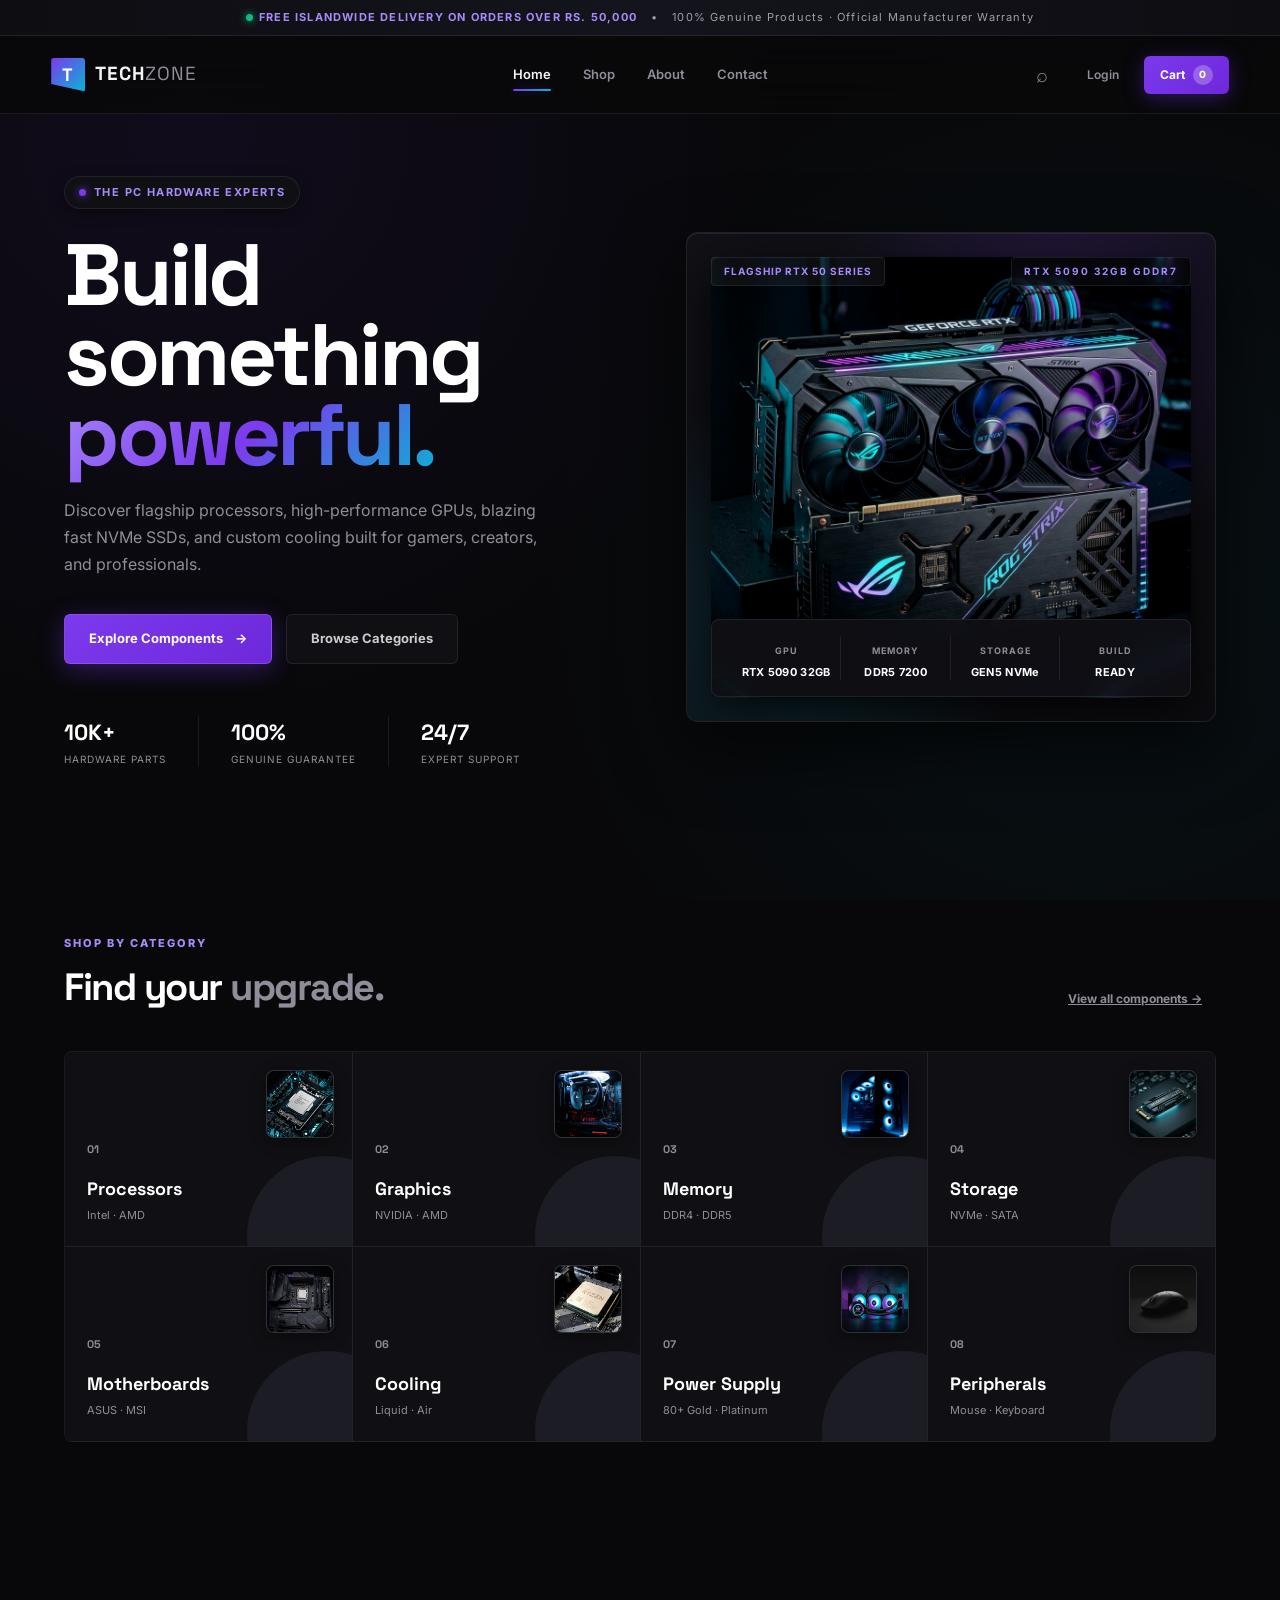
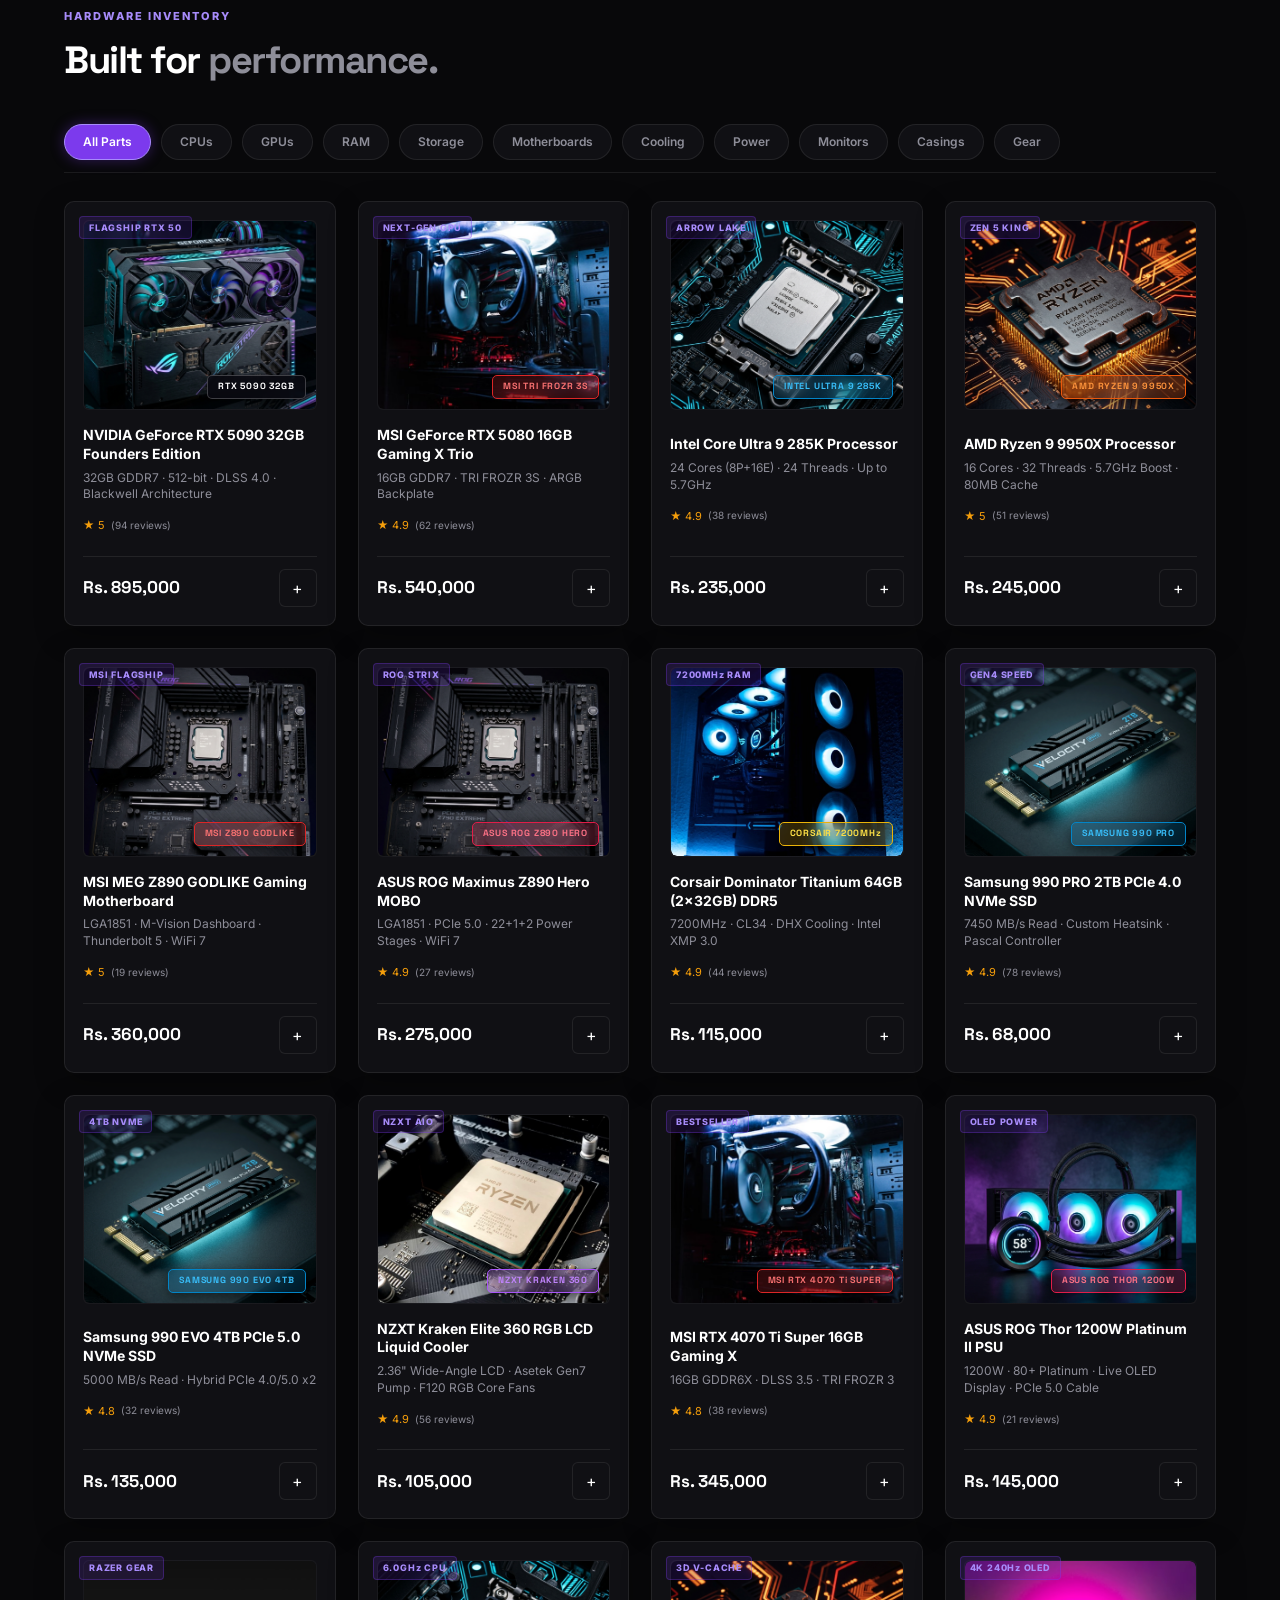
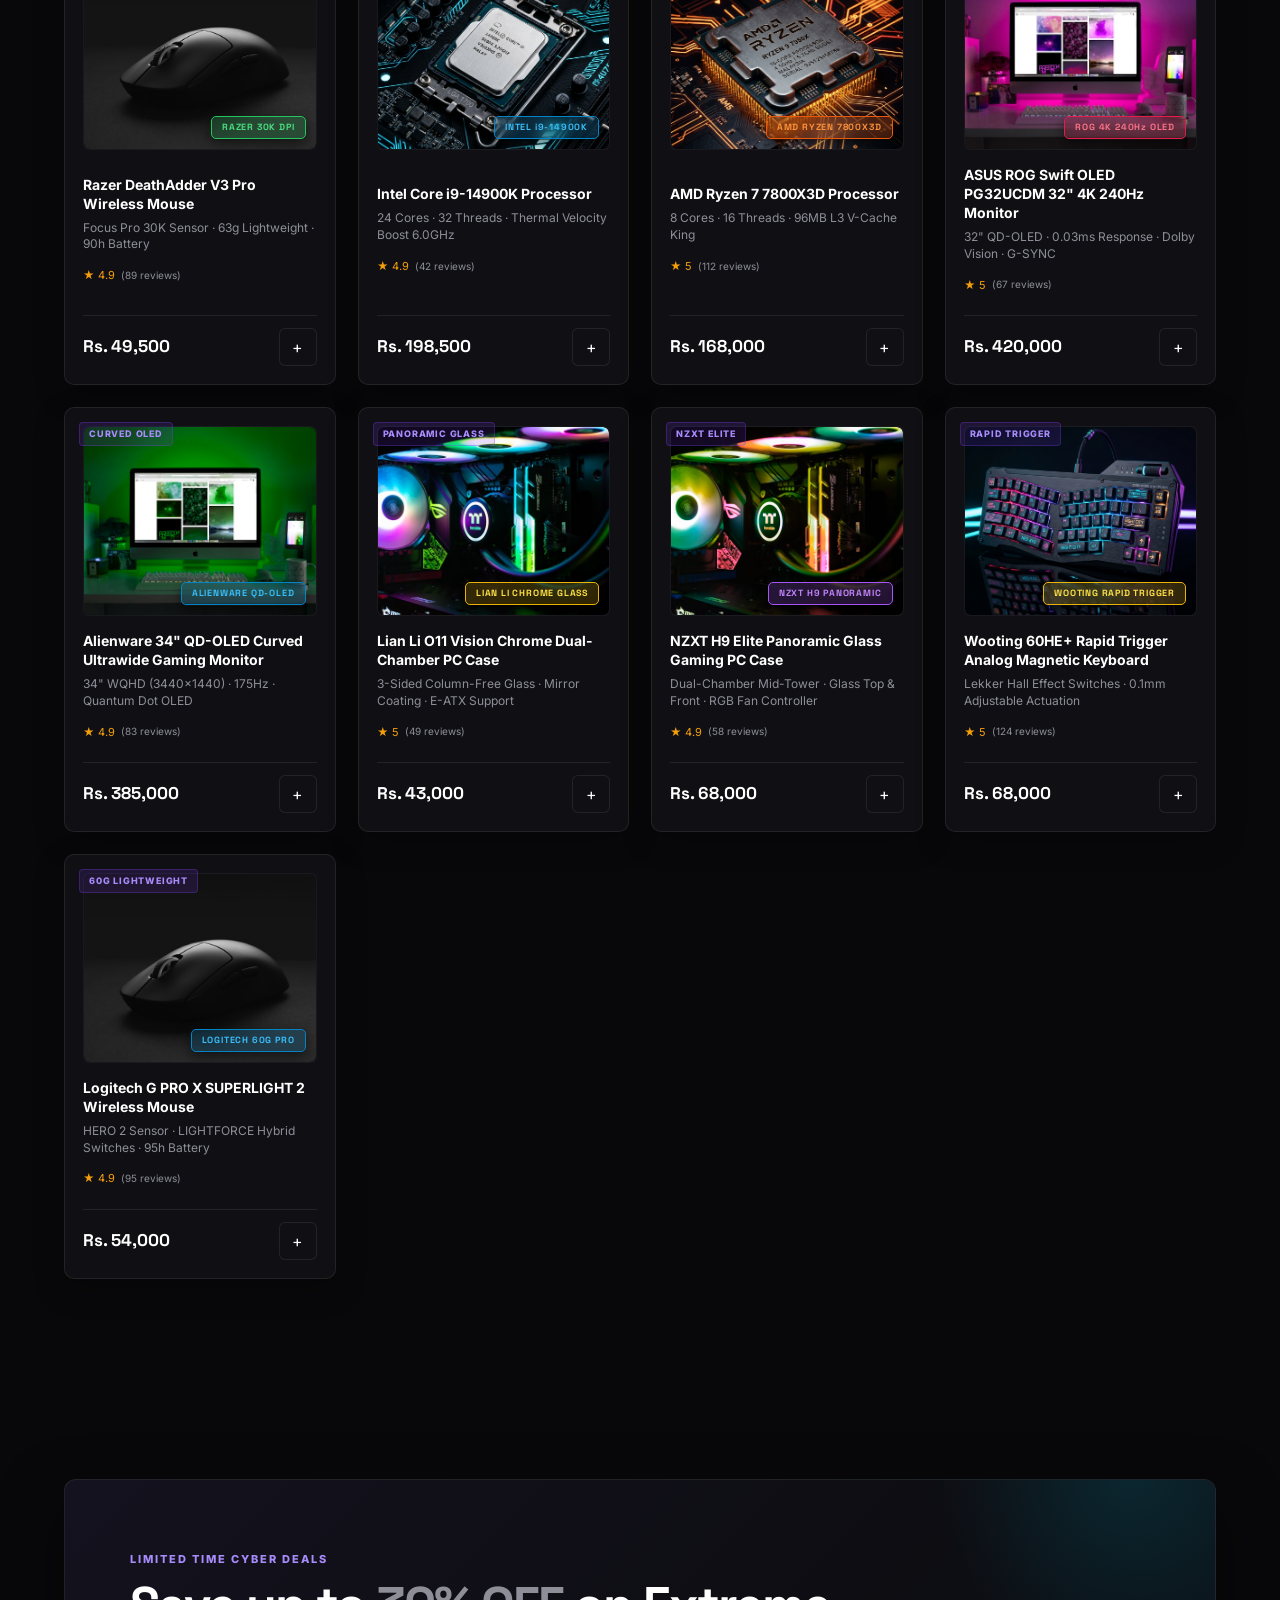
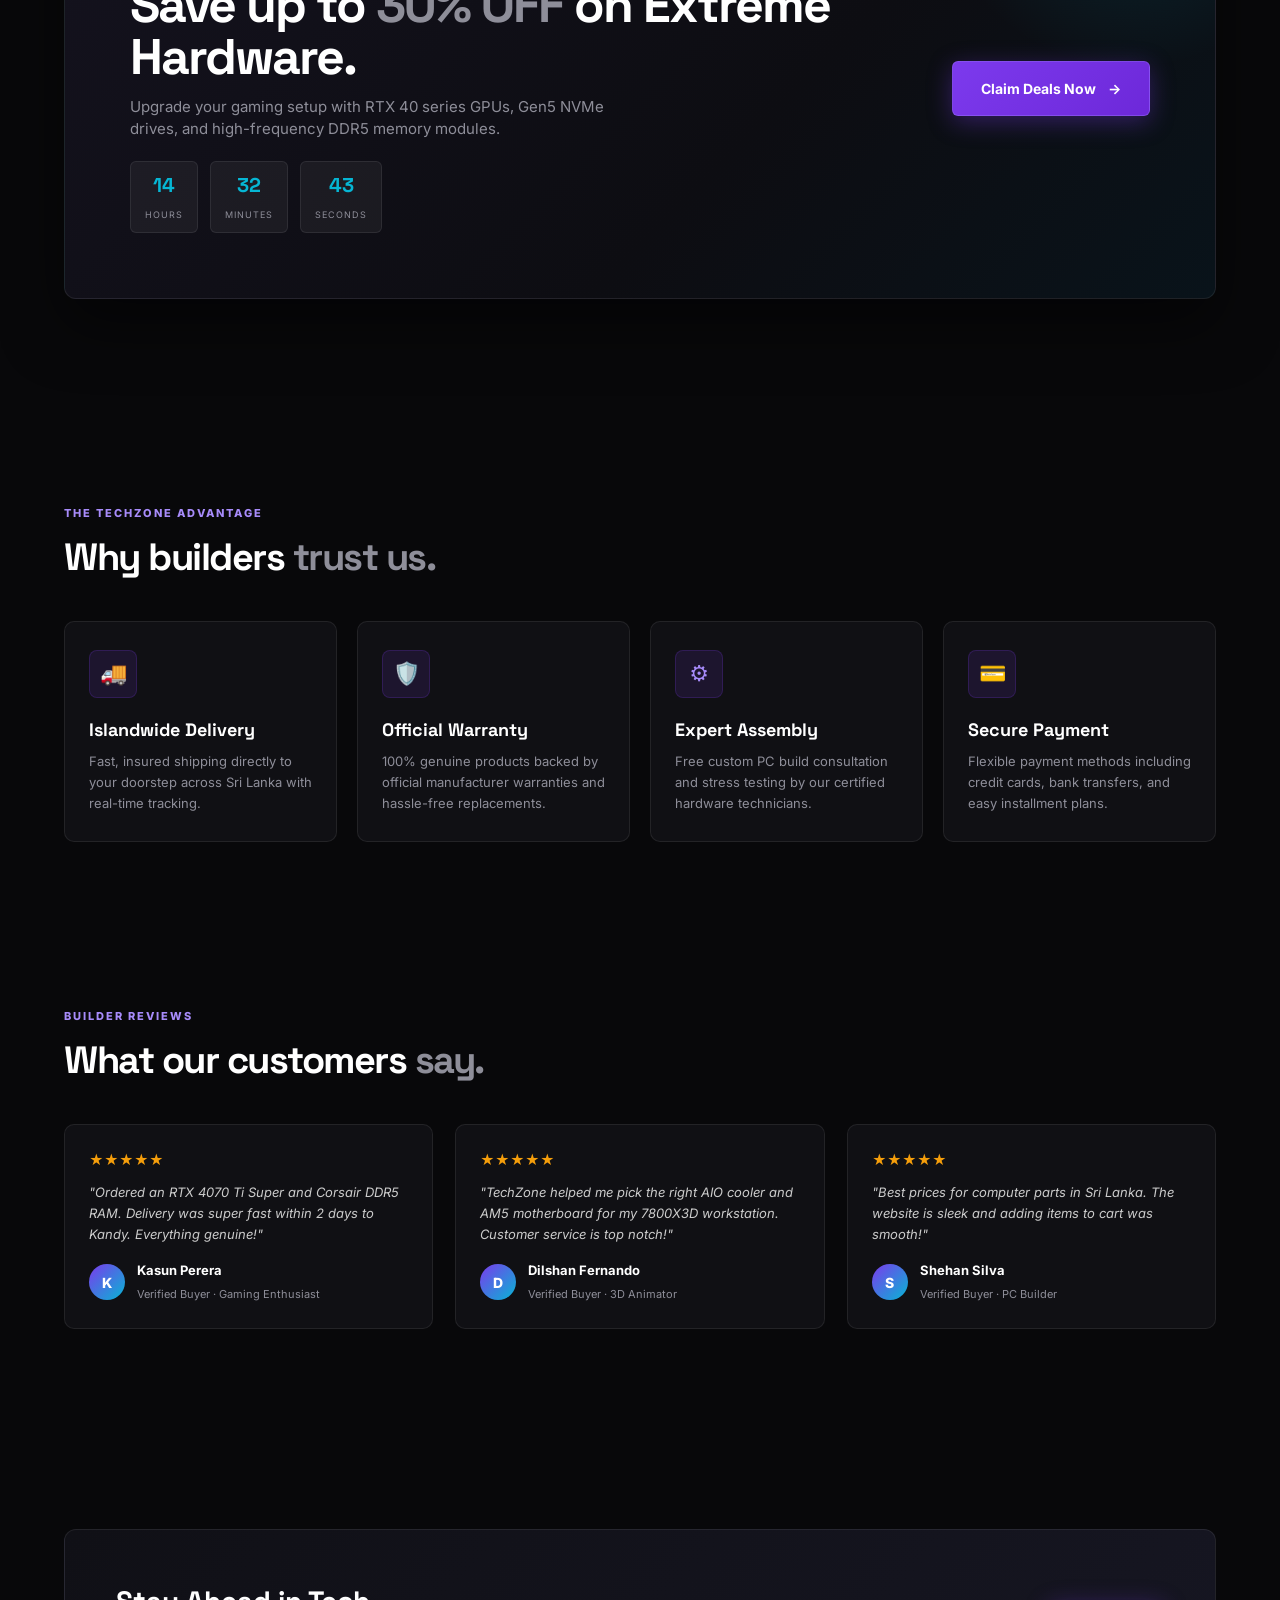
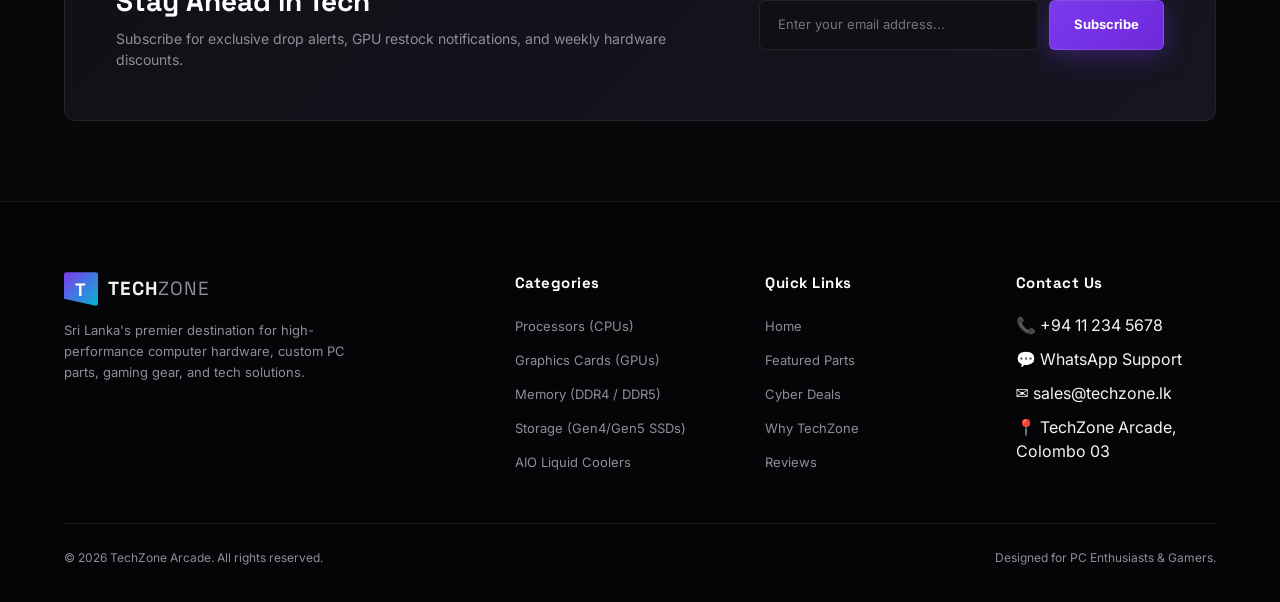
<file: index.html>
<!DOCTYPE html>
<html lang="en">
<head>
    <meta charset="UTF-8" />
    <meta name="viewport" content="width=device-width, initial-scale=1.0" />
    <meta name="description" content="TechZone — Premium Computer Store, PC Components, CPUs, GPUs, RAM, SSDs, and Gaming Gear." />
    <title>TechZone — Home Page & Premium Hardware Store</title>

    <!-- Google Fonts -->
    <link rel="preconnect" href="https://fonts.googleapis.com" />
    <link rel="preconnect" href="https://fonts.gstatic.com" crossorigin />
    <link href="https://fonts.googleapis.com/css2?family=Inter:wght@400;500;600;700;800&family=Space+Grotesk:wght@500;600;700;800&display=swap" rel="stylesheet" />

    <!-- Dedicated Home Page Stylesheet -->
    <link rel="stylesheet" href="css/home.css" />
</head>
<body>

    <!-- ─── Announcement Bar ─── -->
    <div class="announcement">
        <span><i class="live-dot"></i> FREE ISLANDWIDE DELIVERY ON ORDERS OVER RS. 50,000</span>
        <span>•</span>
        <span>100% Genuine Products · Official Manufacturer Warranty</span>
    </div>

    <!-- ─── Header ─── -->
    <header class="header">
        <a class="logo" href="index.html" aria-label="TechZone Home">
            <span class="logo-mark">T</span>
            <span>TECH<span>ZONE</span></span>
        </a>

        <nav class="nav" aria-label="Main navigation" id="mainNav">
            <a class="active" href="index.html">Home</a>
            <a class="" href="products.html">Shop</a>
            <a href="about.html">About</a>
            <a href="contact.html">Contact</a>
        </nav>

        <div class="header-actions">
            <button class="icon-btn" id="searchBtn" aria-label="Search Components">⌕</button>
            <button class="login-btn" id="loginBtn">Login</button>
            <button class="cart-btn" id="cartBtn" onclick="window.location.href='cart.html'">
                Cart <span id="cartCount">0</span>
            </button>
            <button class="menu-btn" id="menuBtn" aria-label="Toggle Mobile Menu">☰</button>
        </div>
    </header>

    <!-- ─── Main Content ─── -->
    <main>

        <!-- ── HERO SECTION ── -->
        <section class="hero" id="home">
            <div class="hero-copy">
                <div class="pill"><span></span> THE PC HARDWARE EXPERTS</div>
                <h1>Build something<br><em>powerful.</em></h1>
                <p>Discover flagship processors, high-performance GPUs, blazing fast NVMe SSDs, and custom cooling built for gamers, creators, and professionals.</p>

                <div class="hero-actions">
                    <a href="#featured" class="primary-btn">
                        Explore Components <span>→</span>
                    </a>
                    <a href="#shop" class="secondary-btn">
                        Browse Categories
                    </a>
                </div>

                <div class="trust-row">
                    <div>
                        <strong>10K+</strong>
                        <span>Hardware Parts</span>
                    </div>
                    <div>
                        <strong>100%</strong>
                        <span>Genuine Guarantee</span>
                    </div>
                    <div>
                        <strong>24/7</strong>
                        <span>Expert Support</span>
                    </div>
                </div>
            </div>

            <!-- Hero Showcase Graphic -->
            <div class="hero-showcase">
                <span class="showcase-badge">FLAGSHIP RTX 50 SERIES</span>
                
                <img src="images/hero_rtx5090.png" alt="NVIDIA GeForce RTX 5090 Flagship GPU" class="hero-showcase-img" />

                <div class="visual-lines">RTX 5090 32GB GDDR7</div>

                <div class="spec-card">
                    <div><span>GPU</span><strong>RTX 5090 32GB</strong></div>
                    <div><span>MEMORY</span><strong>DDR5 7200</strong></div>
                    <div><span>STORAGE</span><strong>GEN5 NVMe</strong></div>
                    <div><span>BUILD</span><strong>READY</strong></div>
                </div>
            </div>
        </section>

        <!-- ── SHOP BY CATEGORY ── -->
        <section class="section" id="shop">
            <div class="section-head">
                <div>
                    <span class="overline">SHOP BY CATEGORY</span>
                    <h2>Find your <span>upgrade.</span></h2>
                </div>
                <a href="#featured" class="text-link">View all components →</a>
            </div>

            <div class="category-grid">
                <!-- 01 Processors -->
                <button class="category-card" data-category="CPU">
                    <div class="category-number">01</div>
                    <div class="category-img-wrap">
                        <img src="images/intel_cpu.png" alt="Processors CPU" class="category-img" />
                    </div>
                    <div>
                        <h3>Processors</h3>
                        <p>Intel · AMD</p>
                    </div>
                    <span class="arrow">↗</span>
                </button>

                <!-- 02 Graphics -->
                <button class="category-card" data-category="GPU">
                    <div class="category-number">02</div>
                    <div class="category-img-wrap">
                        <img src="images/msi_gpu.png" alt="Graphics GPU" class="category-img" />
                    </div>
                    <div>
                        <h3>Graphics</h3>
                        <p>NVIDIA · AMD</p>
                    </div>
                    <span class="arrow">↗</span>
                </button>

                <!-- 03 Memory -->
                <button class="category-card" data-category="RAM">
                    <div class="category-number">03</div>
                    <div class="category-img-wrap">
                        <img src="images/corsair_ram.png" alt="Memory RAM" class="category-img" />
                    </div>
                    <div>
                        <h3>Memory</h3>
                        <p>DDR4 · DDR5</p>
                    </div>
                    <span class="arrow">↗</span>
                </button>

                <!-- 04 Storage -->
                <button class="category-card" data-category="Storage">
                    <div class="category-number">04</div>
                    <div class="category-img-wrap">
                        <img src="images/samsung_ssd.png" alt="Storage SSD" class="category-img" />
                    </div>
                    <div>
                        <h3>Storage</h3>
                        <p>NVMe · SATA</p>
                    </div>
                    <span class="arrow">↗</span>
                </button>

                <!-- 05 Motherboards -->
                <button class="category-card" data-category="Motherboard">
                    <div class="category-number">05</div>
                    <div class="category-img-wrap">
                        <img src="images/mobo.png" alt="Motherboard" class="category-img" />
                    </div>
                    <div>
                        <h3>Motherboards</h3>
                        <p>ASUS · MSI</p>
                    </div>
                    <span class="arrow">↗</span>
                </button>

                <!-- 06 Cooling -->
                <button class="category-card" data-category="Cooling">
                    <div class="category-number">06</div>
                    <div class="category-img-wrap">
                        <img src="images/nzxt_cooler.png" alt="Cooling AIO" class="category-img" />
                    </div>
                    <div>
                        <h3>Cooling</h3>
                        <p>Liquid · Air</p>
                    </div>
                    <span class="arrow">↗</span>
                </button>

                <!-- 07 Power Supply -->
                <button class="category-card" data-category="Power">
                    <div class="category-number">07</div>
                    <div class="category-img-wrap">
                        <img src="images/psu.png" alt="Power Supply PSU" class="category-img" />
                    </div>
                    <div>
                        <h3>Power Supply</h3>
                        <p>80+ Gold · Platinum</p>
                    </div>
                    <span class="arrow">↗</span>
                </button>

                <!-- 08 Peripherals -->
                <button class="category-card" data-category="Peripherals">
                    <div class="category-number">08</div>
                    <div class="category-img-wrap">
                        <img src="images/razer_mouse.png" alt="Peripherals Gear" class="category-img" />
                    </div>
                    <div>
                        <h3>Peripherals</h3>
                        <p>Mouse · Keyboard</p>
                    </div>
                    <span class="arrow">↗</span>
                </button>
            </div>
        </section>

        <!-- ── FEATURED PRODUCTS ── -->
        <section class="section featured" id="featured">
            <div class="section-head">
                <div>
                    <span class="overline">HARDWARE INVENTORY</span>
                    <h2>Built for <span>performance.</span></h2>
                </div>
            </div>

            <!-- Filter Pills Bar -->
            <div class="filter-bar">
                <button class="filter-pill active" onclick="filterByCategory('ALL', this)">All Parts</button>
                <button class="filter-pill" onclick="filterByCategory('CPU', this)">CPUs</button>
                <button class="filter-pill" onclick="filterByCategory('GPU', this)">GPUs</button>
                <button class="filter-pill" onclick="filterByCategory('RAM', this)">RAM</button>
                <button class="filter-pill" onclick="filterByCategory('Storage', this)">Storage</button>
                <button class="filter-pill" onclick="filterByCategory('Motherboard', this)">Motherboards</button>
                <button class="filter-pill" onclick="filterByCategory('Cooling', this)">Cooling</button>
                <button class="filter-pill" onclick="filterByCategory('Power', this)">Power</button>
                <button class="filter-pill" onclick="filterByCategory('Monitors', this)">Monitors</button>
                <button class="filter-pill" onclick="filterByCategory('Cases', this)">Casings</button>
                <button class="filter-pill" onclick="filterByCategory('Peripherals', this)">Gear</button>
            </div>

            <!-- Dynamic Product Grid -->
            <div class="product-grid" id="productGrid">
                <!-- Products injected by js/home.js -->
            </div>
        </section>

        <!-- ── CYBER DEALS BANNER ── -->
        <section class="section" id="deals">
            <div class="banner">
                <div>
                    <span class="overline">LIMITED TIME CYBER DEALS</span>
                    <h2>Save up to <span>30% OFF</span> on Extreme Hardware.</h2>
                    <p>Upgrade your gaming setup with RTX 40 series GPUs, Gen5 NVMe drives, and high-frequency DDR5 memory modules.</p>

                    <div class="countdown-box">
                        <div class="count-unit"><strong id="countHours">14</strong><span>HOURS</span></div>
                        <div class="count-unit"><strong id="countMins">32</strong><span>MINUTES</span></div>
                        <div class="count-unit"><strong id="countSecs">45</strong><span>SECONDS</span></div>
                    </div>
                </div>

                <a href="#featured" class="primary-btn" style="padding: 16px 28px; font-size: 14px;">
                    Claim Deals Now <span>→</span>
                </a>
            </div>
        </section>

        <!-- ── WHY CHOOSE US ── -->
        <section class="section" id="whyus">
            <div class="section-head">
                <div>
                    <span class="overline">THE TECHZONE ADVANTAGE</span>
                    <h2>Why builders <span>trust us.</span></h2>
                </div>
            </div>

            <div class="why-us-grid">
                <div class="feature-card">
                    <div class="feature-icon">🚚</div>
                    <h3>Islandwide Delivery</h3>
                    <p>Fast, insured shipping directly to your doorstep across Sri Lanka with real-time tracking.</p>
                </div>
                <div class="feature-card">
                    <div class="feature-icon">🛡️</div>
                    <h3>Official Warranty</h3>
                    <p>100% genuine products backed by official manufacturer warranties and hassle-free replacements.</p>
                </div>
                <div class="feature-card">
                    <div class="feature-icon">⚙️</div>
                    <h3>Expert Assembly</h3>
                    <p>Free custom PC build consultation and stress testing by our certified hardware technicians.</p>
                </div>
                <div class="feature-card">
                    <div class="feature-icon">💳</div>
                    <h3>Secure Payment</h3>
                    <p>Flexible payment methods including credit cards, bank transfers, and easy installment plans.</p>
                </div>
            </div>
        </section>

        <!-- ── CUSTOMER REVIEWS ── -->
        <section class="section" id="reviews">
            <div class="section-head">
                <div>
                    <span class="overline">BUILDER REVIEWS</span>
                    <h2>What our customers <span>say.</span></h2>
                </div>
            </div>

            <div class="reviews-grid">
                <div class="review-card">
                    <div class="review-stars">★★★★★</div>
                    <p>"Ordered an RTX 4070 Ti Super and Corsair DDR5 RAM. Delivery was super fast within 2 days to Kandy. Everything genuine!"</p>
                    <div class="reviewer">
                        <div class="avatar">K</div>
                        <div class="reviewer-info">
                            <strong>Kasun Perera</strong>
                            <span>Verified Buyer · Gaming Enthusiast</span>
                        </div>
                    </div>
                </div>

                <div class="review-card">
                    <div class="review-stars">★★★★★</div>
                    <p>"TechZone helped me pick the right AIO cooler and AM5 motherboard for my 7800X3D workstation. Customer service is top notch!"</p>
                    <div class="reviewer">
                        <div class="avatar">D</div>
                        <div class="reviewer-info">
                            <strong>Dilshan Fernando</strong>
                            <span>Verified Buyer · 3D Animator</span>
                        </div>
                    </div>
                </div>

                <div class="review-card">
                    <div class="review-stars">★★★★★</div>
                    <p>"Best prices for computer parts in Sri Lanka. The website is sleek and adding items to cart was smooth!"</p>
                    <div class="reviewer">
                        <div class="avatar">S</div>
                        <div class="reviewer-info">
                            <strong>Shehan Silva</strong>
                            <span>Verified Buyer · PC Builder</span>
                        </div>
                    </div>
                </div>
            </div>
        </section>

        <!-- ── NEWSLETTER ── -->
        <section class="section">
            <div class="newsletter-card">
                <div>
                    <h3>Stay Ahead in Tech</h3>
                    <p>Subscribe for exclusive drop alerts, GPU restock notifications, and weekly hardware discounts.</p>
                </div>
                <form class="newsletter-form" onsubmit="event.preventDefault(); showToast('Subscribed to newsletter!');">
                    <input type="email" class="newsletter-input" placeholder="Enter your email address..." required />
                    <button type="submit" class="primary-btn">Subscribe</button>
                </form>
            </div>
        </section>

    </main>

    <!-- ─── Modals ─── -->

    <!-- Search Modal -->
    <div class="modal-overlay" id="searchModal">
        <div class="modal-box">
            <button class="modal-close" onclick="toggleModal('searchModal', false)">✕</button>
            <h3>Search PC Parts</h3>
            <div class="search-input-wrap">
                <input type="text" placeholder="Type processor, graphics card, RAM, SSD..." oninput="handleLiveSearch(this.value)" autofocus />
            </div>
            <div class="search-results" id="searchResults">
                <p style="color: var(--muted); font-size: 12px; text-align: center;">Type to search hardware catalog...</p>
            </div>
        </div>
    </div>

    <!-- Cart Modal Drawer -->
    <div class="modal-overlay" id="cartModal">
        <div class="modal-box">
            <button class="modal-close" onclick="toggleModal('cartModal', false)">✕</button>
            <h3>Shopping Cart</h3>
            <div class="cart-items-list" id="cartList">
                <!-- Cart items rendered by JS -->
            </div>
            <div class="cart-total-row">
                <span>Subtotal:</span>
                <strong id="cartTotal">Rs. 0</strong>
            </div>
            <button class="primary-btn" style="width: 100%;" onclick="window.location.href='cart.html';">
                View Cart Page <span>→</span>
            </button>
        </div>
    </div>

    <!-- Login Modal -->
    <div class="modal-overlay" id="loginModal">
        <div class="modal-box">
            <button class="modal-close" onclick="toggleModal('loginModal', false)">✕</button>
            <h3>Account Login</h3>
            <form onsubmit="event.preventDefault(); toggleModal('loginModal', false); showToast('Logged in successfully!');">
                <div class="search-input-wrap" style="margin-bottom: 12px;">
                    <input type="email" placeholder="Email Address" required />
                </div>
                <div class="search-input-wrap" style="margin-bottom: 20px;">
                    <input type="password" placeholder="Password" required />
                </div>
                <button type="submit" class="primary-btn" style="width: 100%;">Sign In</button>
            </form>
        </div>
    </div>

    <!-- ─── Footer ─── -->
    <footer>
        <div class="footer-content">
            <div class="footer-brand">
                <a class="logo" href="index.html">
                    <span class="logo-mark">T</span>
                    <span>TECH<span>ZONE</span></span>
                </a>
                <p>Sri Lanka's premier destination for high-performance computer hardware, custom PC parts, gaming gear, and tech solutions.</p>
            </div>

            <div class="footer-col">
                <h4>Categories</h4>
                <ul>
                    <li><a href="#shop">Processors (CPUs)</a></li>
                    <li><a href="#shop">Graphics Cards (GPUs)</a></li>
                    <li><a href="#shop">Memory (DDR4 / DDR5)</a></li>
                    <li><a href="#shop">Storage (Gen4/Gen5 SSDs)</a></li>
                    <li><a href="#shop">AIO Liquid Coolers</a></li>
                </ul>
            </div>

            <div class="footer-col">
                <h4>Quick Links</h4>
                <ul>
                    <li><a href="#home">Home</a></li>
                    <li><a href="#featured">Featured Parts</a></li>
                    <li><a href="#deals">Cyber Deals</a></li>
                    <li><a href="#whyus">Why TechZone</a></li>
                    <li><a href="#reviews">Reviews</a></li>
                </ul>
            </div>

            <div class="footer-col">
                <h4>Contact Us</h4>
                <ul>
                    <li>📞 +94 11 234 5678</li>
                    <li>💬 WhatsApp Support</li>
                    <li>✉️ sales@techzone.lk</li>
                    <li>📍 TechZone Arcade, Colombo 03</li>
                </ul>
            </div>
        </div>

        <div class="footer-bottom">
            <div>© 2026 TechZone Arcade. All rights reserved.</div>
            <div>Designed for PC Enthusiasts & Gamers.</div>
        </div>
    </footer>

    <!-- Dedicated Home Page JavaScript -->
    <script src="js/home.js"></script>
    <script src="js/auth.js"></script>
</body>
</html>
</file>
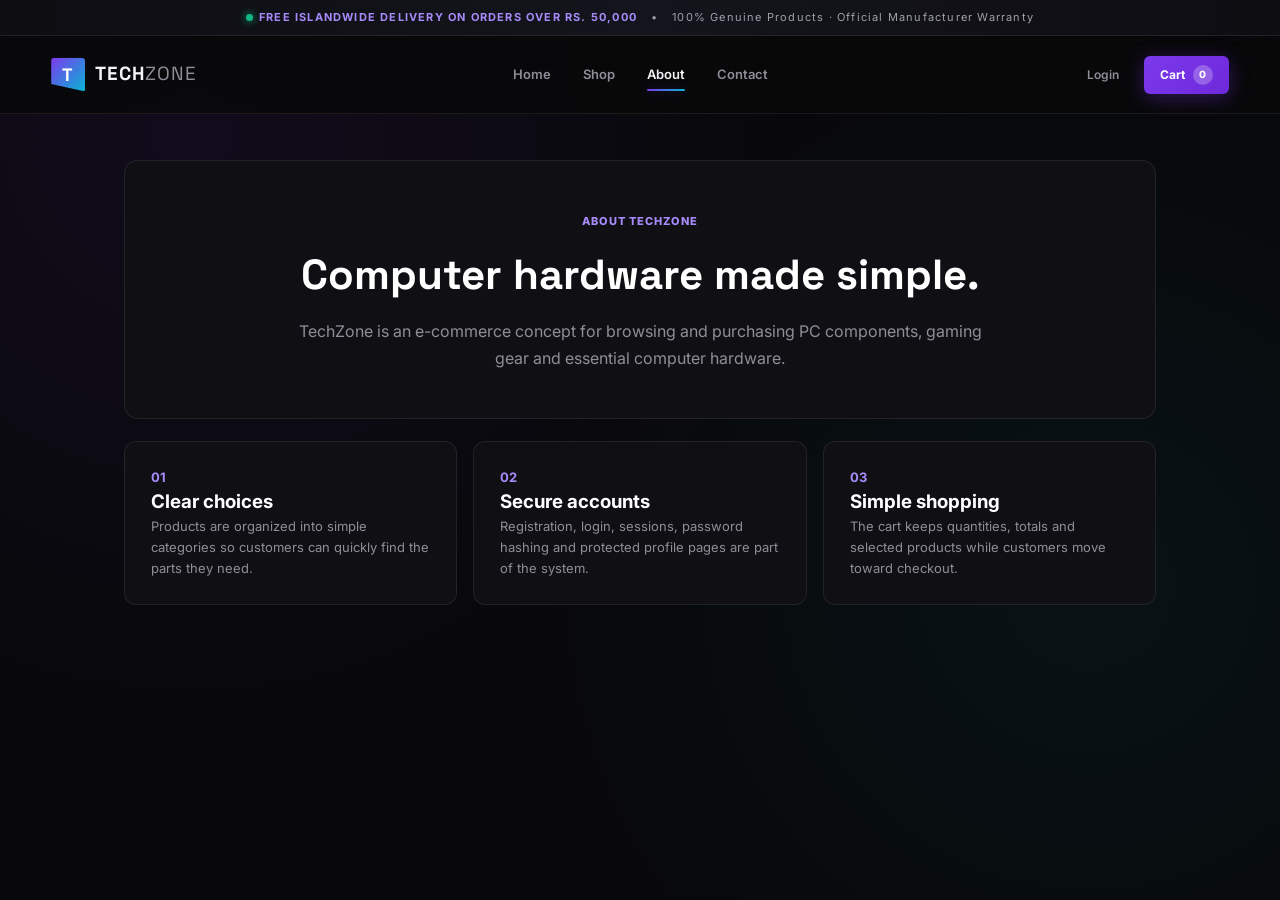
<file: about.html>
<!DOCTYPE html><html lang="en"><head><meta charset="UTF-8"><meta name="viewport" content="width=device-width, initial-scale=1.0"><title>About TechZone — TechZone</title><link rel="preconnect" href="https://fonts.googleapis.com"><link rel="preconnect" href="https://fonts.gstatic.com" crossorigin><link href="https://fonts.googleapis.com/css2?family=Inter:wght@400;500;600;700;800&family=Space+Grotesk:wght@500;600;700;800&display=swap" rel="stylesheet"><link rel="stylesheet" href="css/home.css"><link rel="stylesheet" href="css/info.css"></head><body><div class="announcement"><span><i class="live-dot"></i> FREE ISLANDWIDE DELIVERY ON ORDERS OVER RS. 50,000</span><span>•</span><span>100% Genuine Products · Official Manufacturer Warranty</span></div><header class="header"><a class="logo" href="index.html"><span class="logo-mark">T</span><span>TECH<span>ZONE</span></span></a><nav class="nav" id="mainNav"><a href="index.html">Home</a><a href="products.html">Shop</a><a class="active" href="about.html">About</a><a href="about.html">Contact</a></nav><div class="header-actions"><button class="login-btn" id="loginBtn">Login</button><button class="cart-btn" onclick="location.href='cart.html'">Cart <span id="cartCount">0</span></button><button class="menu-btn" id="menuBtn">☰</button></div></header><main class="info-page"><section class="info-hero"><span>ABOUT TECHZONE</span><h1>Computer hardware made simple.</h1><p>TechZone is an e-commerce concept for browsing and purchasing PC components, gaming gear and essential computer hardware.</p></section><section class="value-grid"><article><h2>01</h2><h3>Clear choices</h3><p>Products are organized into simple categories so customers can quickly find the parts they need.</p></article><article><h2>02</h2><h3>Secure accounts</h3><p>Registration, login, sessions, password hashing and protected profile pages are part of the system.</p></article><article><h2>03</h2><h3>Simple shopping</h3><p>The cart keeps quantities, totals and selected products while customers move toward checkout.</p></article></section></main><script src="js/auth.js"></script></body></html>
</file>
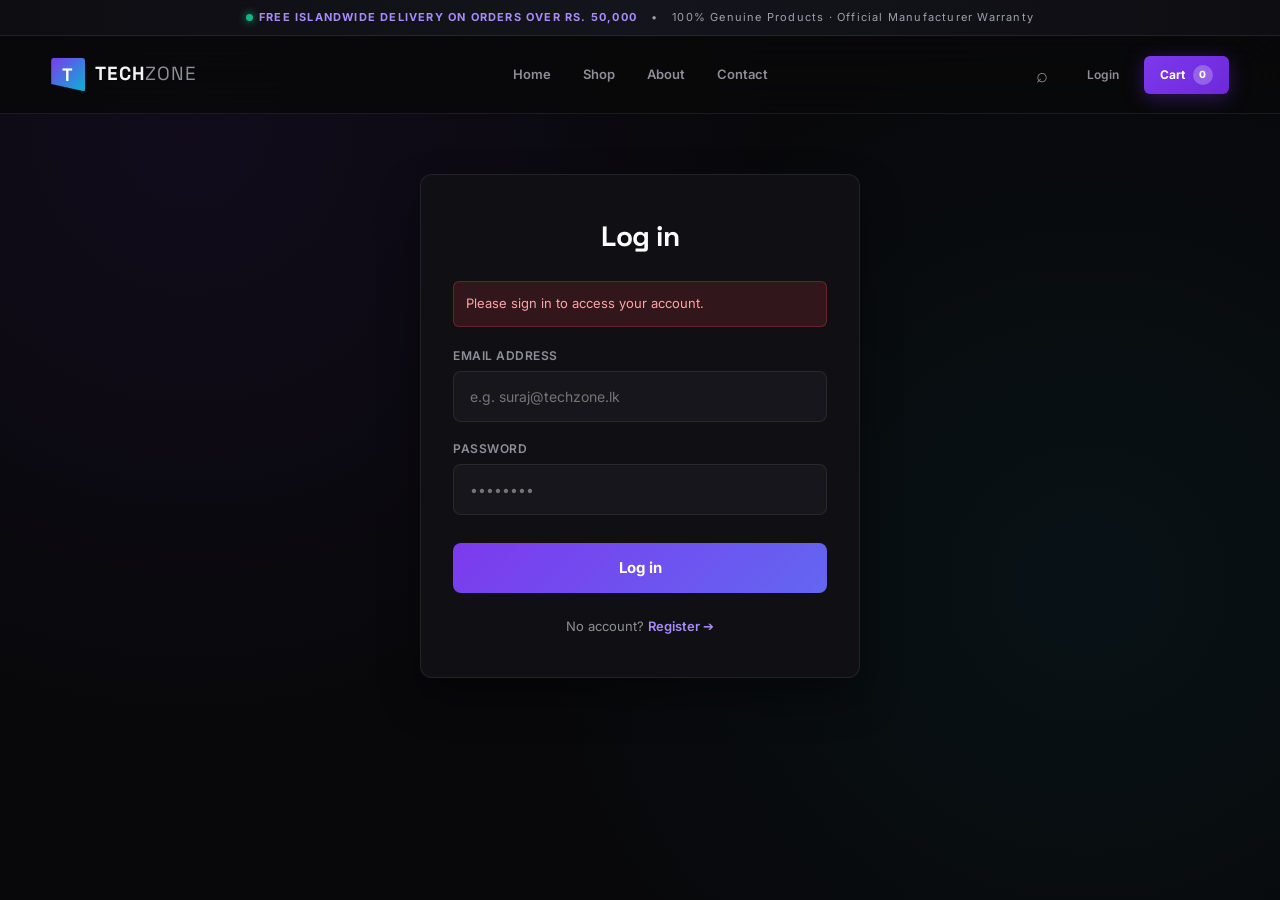
<file: account.html>
<!DOCTYPE html><html lang="en"><head><meta charset="UTF-8"><meta name="viewport" content="width=device-width, initial-scale=1.0"><title>My Account — TechZone</title><link rel="stylesheet" href="css/home.css"></head><body><main style="max-width:700px;margin:120px auto;text-align:center;color:#fff"><h1>My Account</h1><p>Loading your account...</p></main><script src="js/auth.js"></script><script>document.addEventListener("DOMContentLoaded",()=>{setTimeout(()=>location.href="profile.html",300);});</script></body></html>
</file>
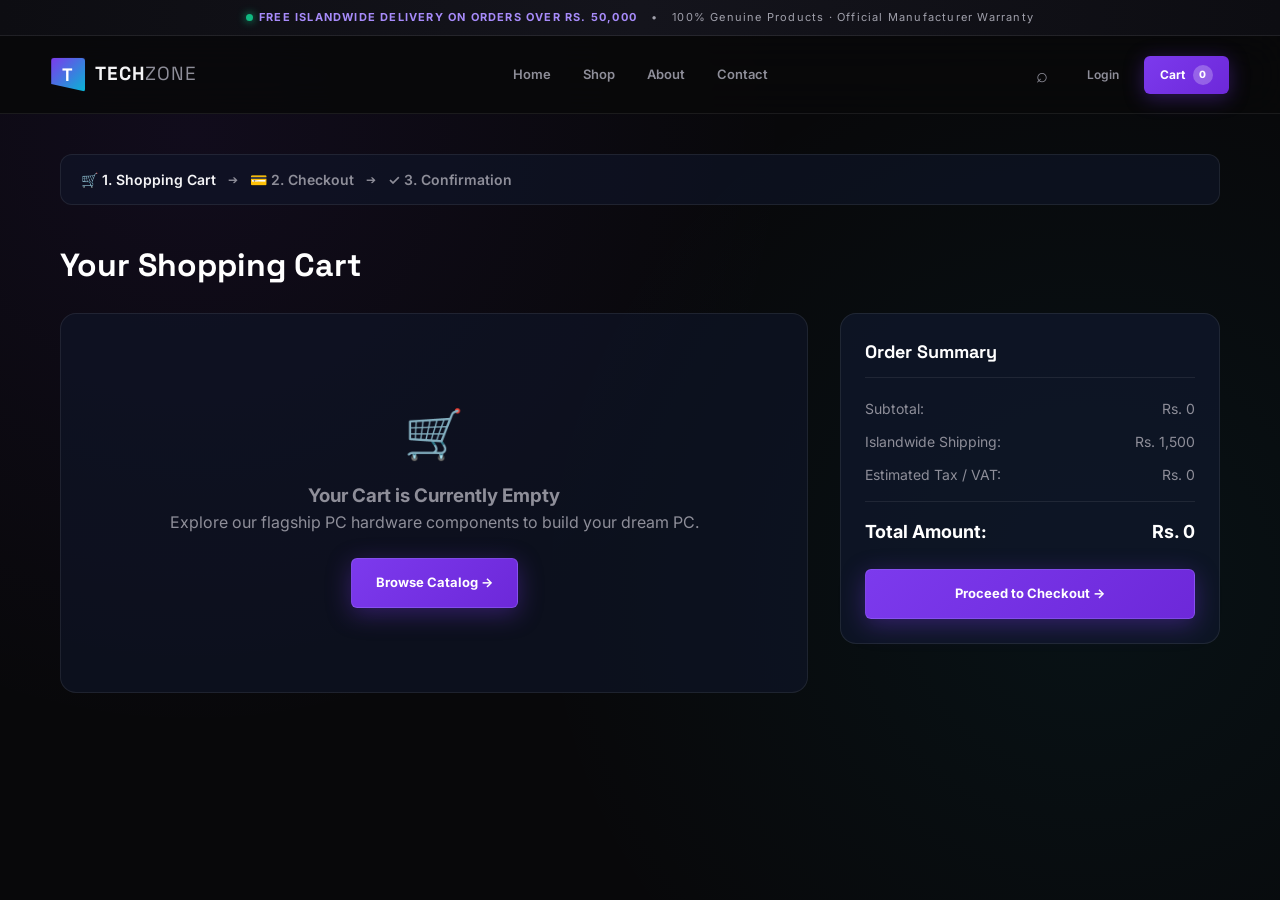
<file: cart.html>
<!DOCTYPE html>
<html lang="en">
<head>
    <meta charset="UTF-8" />
    <meta name="viewport" content="width=device-width, initial-scale=1.0" />
    <title>Shopping Cart — TechZone</title>
    <!-- Google Fonts -->
    <link rel="preconnect" href="https://fonts.googleapis.com" />
    <link rel="preconnect" href="https://fonts.gstatic.com" crossorigin />
    <link href="https://fonts.googleapis.com/css2?family=Inter:wght@400;500;600;700;800&family=Space+Grotesk:wght@500;600;700;800&display=swap" rel="stylesheet" />
    <link rel="stylesheet" href="css/home.css" />
</head>
<body>

    <!-- ─── Announcement Bar ─── -->
    <div class="announcement">
        <span><i class="live-dot"></i> FREE ISLANDWIDE DELIVERY ON ORDERS OVER RS. 50,000</span>
        <span>•</span>
        <span>100% Genuine Products · Official Manufacturer Warranty</span>
    </div>

    <!-- ─── Header ─── -->
    <header class="header">
        <a class="logo" href="index.html" aria-label="TechZone Home">
            <span class="logo-mark">T</span>
            <span>TECH<span>ZONE</span></span>
        </a>

        <nav class="nav" aria-label="Main navigation" id="mainNav">
            <a class="" href="index.html">Home</a>
            <a class="" href="products.html">Shop</a>
            <a href="about.html">About</a>
            <a href="contact.html">Contact</a>
        </nav>

        <div class="header-actions">
            <button class="icon-btn" id="searchBtn" aria-label="Search Components">⌕</button>
            <button class="login-btn" id="loginBtn">Login</button>
            <button class="cart-btn" id="cartBtn" onclick="window.location.href='cart.html'">
                Cart <span id="cartCount">0</span>
            </button>
            <button class="menu-btn" id="menuBtn" aria-label="Toggle Mobile Menu">☰</button>
        </div>
    </header>

    <main class="page-container">
        <!-- Breadcrumb Bar -->
        <div class="breadcrumb-bar">
            <a href="cart.html" class="breadcrumb-step active">🛒 1. Shopping Cart</a>
            <span class="breadcrumb-separator">➔</span>
            <span class="breadcrumb-step">💳 2. Checkout</span>
            <span class="breadcrumb-separator">➔</span>
            <span class="breadcrumb-step">✓ 3. Confirmation</span>
        </div>

        <div class="page-header-title">
            <h1>Your Shopping Cart</h1>
        </div>

        <!-- Wireframe 4 Layout: Left Item Rows, Right Order Summary -->
        <div class="wireframe-layout">
            <!-- Left Items List -->
            <div class="cart-items-card" id="cartPageList">
                <!-- Dynamically rendered cart rows -->
            </div>

            <!-- Right Order Summary Sidebar -->
            <div class="summary-card">
                <h3>Order Summary</h3>
                <div class="summary-row">
                    <span>Subtotal:</span>
                    <span id="summarySubtotal">Rs. 0</span>
                </div>
                <div class="summary-row">
                    <span>Islandwide Shipping:</span>
                    <span id="summaryShipping">Rs. 1,500</span>
                </div>
                <div class="summary-row">
                    <span>Estimated Tax / VAT:</span>
                    <span>Rs. 0</span>
                </div>
                <div class="summary-row total">
                    <span>Total Amount:</span>
                    <span id="summaryGrandTotal">Rs. 0</span>
                </div>

                <a href="checkout.html" class="primary-btn" style="display: block; text-align: center; margin-top: 24px; text-decoration: none;">
                    Proceed to Checkout <span>→</span>
                </a>
            </div>
        </div>
    <!-- ─── Modals ─── -->

    <!-- Search Modal -->
    <div class="modal-overlay" id="searchModal">
        <div class="modal-box">
            <button class="modal-close" onclick="toggleModal('searchModal', false)">✕</button>
            <h3>Search PC Parts</h3>
            <div class="search-input-wrap">
                <input type="text" placeholder="Type processor, graphics card, RAM, SSD..." oninput="handleLiveSearch(this.value)" autofocus />
            </div>
            <div class="search-results" id="searchResults">
                <p style="color: var(--muted); font-size: 12px; text-align: center;">Type to search hardware catalog...</p>
            </div>
        </div>
    </div>

    <!-- Cart Modal Drawer -->
    <div class="modal-overlay" id="cartModal">
        <div class="modal-box">
            <button class="modal-close" onclick="toggleModal('cartModal', false)">✕</button>
            <h3>Shopping Cart</h3>
            <div class="cart-items-list" id="cartList">
                <!-- Cart items rendered by JS -->
            </div>
            <div class="cart-total-row">
                <span>Subtotal:</span>
                <strong id="cartTotal">Rs. 0</strong>
            </div>
            <button class="primary-btn" style="width: 100%;" onclick="window.location.href='cart.html';">
                View Cart Page <span>→</span>
            </button>
        </div>
    </div>

    <!-- Login Modal -->
    <div class="modal-overlay" id="loginModal">
        <div class="modal-box">
            <button class="modal-close" onclick="toggleModal('loginModal', false)">✕</button>
            <h3>Account Login</h3>
            <form onsubmit="event.preventDefault(); toggleModal('loginModal', false); showToast('Logged in successfully!');">
                <div class="search-input-wrap" style="margin-bottom: 12px;">
                    <input type="email" placeholder="Email Address" required />
                </div>
                <div class="search-input-wrap" style="margin-bottom: 20px;">
                    <input type="password" placeholder="Password" required />
                </div>
                <button type="submit" class="primary-btn" style="width: 100%;">Sign In</button>
            </form>
        </div>
    </div>

    <script src="js/cart_page.js"></script>
    <script src="js/auth.js"></script>
</body>
</html>
</file>
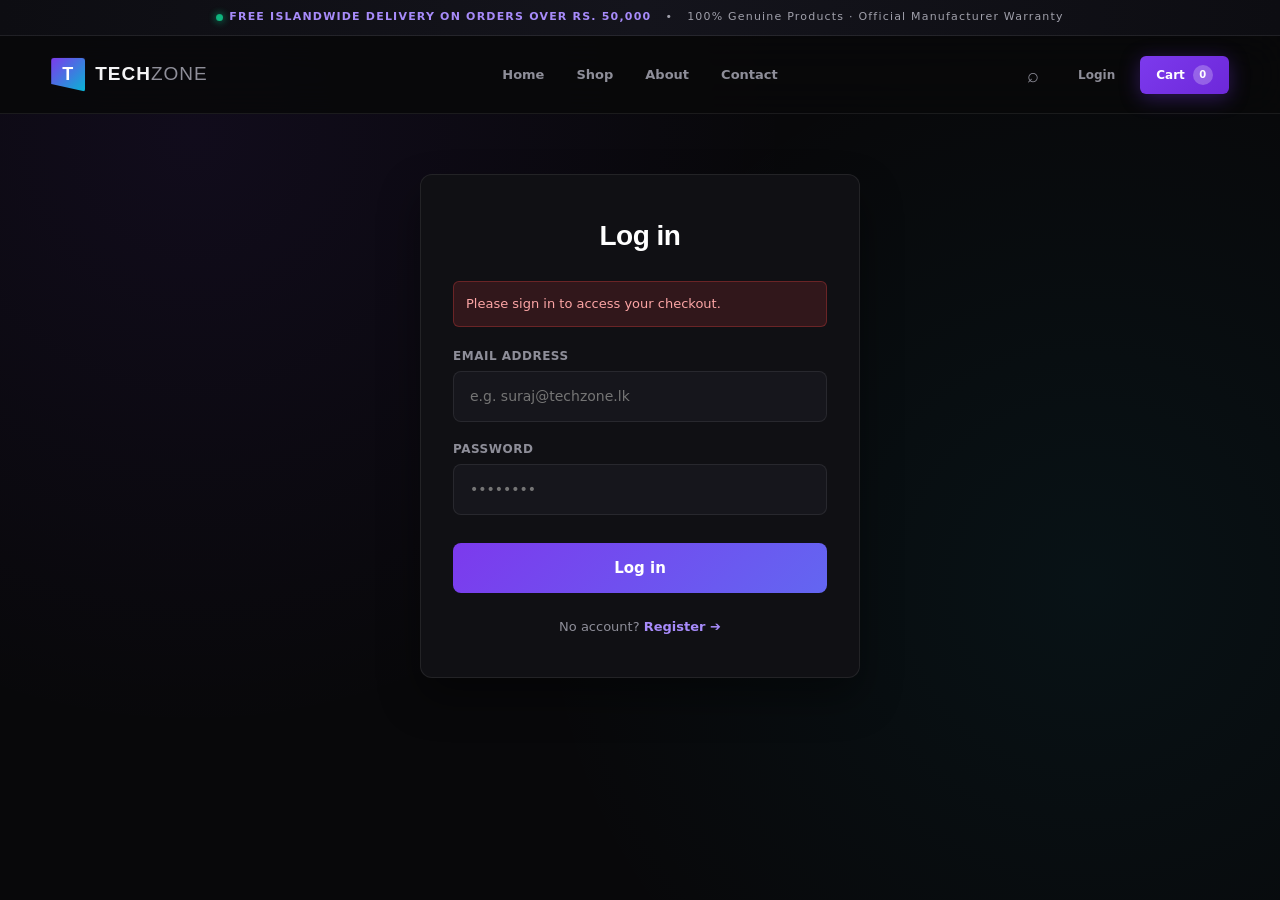
<file: checkout.html>
<!DOCTYPE html>
<html lang="en">
<head>
    <meta charset="UTF-8" />
    <meta name="viewport" content="width=device-width, initial-scale=1.0" />
    <title>Checkout — TechZone</title>
    <!-- Google Fonts -->
    <link rel="preconnect" href="https://fonts.googleapis.com" />
    <link rel="preconnect" href="https://fonts.gstatic.com" crossorigin />
    <link href="https://fonts.googleapis.com/css2?family=Inter:wght@400;500;600;700;800&family=Space+Grotesk:wght@500;600;700;800&display=swap" rel="stylesheet" />
    <link rel="stylesheet" href="css/home.css" />
</head>
<body>

    <!-- ─── Announcement Bar ─── -->
    <div class="announcement">
        <span><i class="live-dot"></i> FREE ISLANDWIDE DELIVERY ON ORDERS OVER RS. 50,000</span>
        <span>•</span>
        <span>100% Genuine Products · Official Manufacturer Warranty</span>
    </div>

    <!-- ─── Header ─── -->
    <header class="header">
        <a class="logo" href="index.html" aria-label="TechZone Home">
            <span class="logo-mark">T</span>
            <span>TECH<span>ZONE</span></span>
        </a>

        <nav class="nav" aria-label="Main navigation" id="mainNav">
            <a class="" href="index.html">Home</a>
            <a class="" href="products.html">Shop</a>
            <a href="about.html">About</a>
            <a href="contact.html">Contact</a>
        </nav>

        <div class="header-actions">
            <button class="icon-btn" id="searchBtn" aria-label="Search Components">⌕</button>
            <button class="login-btn" id="loginBtn">Login</button>
            <button class="cart-btn" id="cartBtn" onclick="window.location.href='cart.html'">
                Cart <span id="cartCount">0</span>
            </button>
            <button class="menu-btn" id="menuBtn" aria-label="Toggle Mobile Menu">☰</button>
        </div>
    </header>

    <main class="page-container">
        <!-- Breadcrumb Bar -->
        <div class="breadcrumb-bar">
            <a href="cart.html" class="breadcrumb-step completed">🛒 1. Shopping Cart</a>
            <span class="breadcrumb-separator">➔</span>
            <span class="breadcrumb-step active">💳 2. Checkout</span>
            <span class="breadcrumb-separator">➔</span>
            <span class="breadcrumb-step">✓ 3. Confirmation</span>
        </div>

        <div class="page-header-title">
            <h1>Checkout & Shipping Details</h1>
        </div>

        <!-- Wireframe 5 Layout: Checkout Form + Order Summary -->
        <div class="wireframe-layout">
            <div>
                <form id="checkoutForm" onsubmit="handlePayHereCheckout(event);">
                    <div class="form-section">
                        <h3>Customer Details</h3>
                        <div class="form-grid">
                            <div class="form-group full">
                                <label for="fullName">Full Name</label>
                                <input type="text" id="fullName" class="form-input" placeholder="e.g. Suraj Sadeepa" required />
                            </div>
                            <div class="form-group">
                                <label for="email">Email</label>
                                <input type="email" id="email" class="form-input" placeholder="you@example.com" required />
                            </div>
                            <div class="form-group">
                                <label for="phone">Phone</label>
                                <input type="tel" id="phone" class="form-input" placeholder="0771234567" required />
                            </div>
                        </div>
                    </div>

                    <div class="form-section">
                        <h3>Shipping Details</h3>
                        <div class="form-grid">
                            <div class="form-group full">
                                <label for="address">Address</label>
                                <input type="text" id="address" class="form-input" placeholder="No. 123, Main Street" required />
                            </div>
                            <div class="form-group">
                                <label for="city">City</label>
                                <input type="text" id="city" class="form-input" placeholder="Colombo" required />
                            </div>
                            <div class="form-group">
                                <label for="postalCode">Postal Code</label>
                                <input type="text" id="postalCode" class="form-input" placeholder="00300" required />
                            </div>
                            <div class="form-group full">
                                <label for="country">Country</label>
                                <input type="text" id="country" class="form-input" value="Sri Lanka" required />
                            </div>
                        </div>
                    </div>

                    <div class="form-section">
                        <h3>Payment</h3>
                        <p style="color: var(--muted); font-size: 13px; line-height: 1.6;">
                            You will be securely redirected to the <strong style="color:#fff;">PayHere Sandbox</strong> to enter the test card details.
                            TechZone does not collect or store your card number or CVV.
                        </p>
                    </div>

                    <div id="paymentError" class="auth-alert error" style="display:none; margin-bottom:16px;"></div>
                    <button type="submit" id="payNowBtn" class="primary-btn" style="width: 100%; padding: 16px; font-size: 16px;">
                        Pay Now with PayHere <span>→</span>
                    </button>
                </form>
            </div>

            <!-- Right Order Summary Sidebar -->
            <div class="summary-card">
                <h3>Order Summary</h3>
                <div id="checkoutSummaryItems" style="margin-bottom: 16px;"></div>
                <div class="summary-row">
                    <span>Subtotal:</span>
                    <span id="summarySubtotal">Rs. 0.00</span>
                </div>
                <div class="summary-row">
                    <span>Shipping:</span>
                    <span id="summaryShipping">Rs. 1,500.00</span>
                </div>
                <div class="summary-row total">
                    <span>Total Amount (LKR):</span>
                    <span id="summaryGrandTotal">Rs. 0.00</span>
                </div>
            </div>
        </div>
    <!-- ─── Modals ─── -->

    <!-- Search Modal -->
    <div class="modal-overlay" id="searchModal">
        <div class="modal-box">
            <button class="modal-close" onclick="toggleModal('searchModal', false)">✕</button>
            <h3>Search PC Parts</h3>
            <div class="search-input-wrap">
                <input type="text" placeholder="Type processor, graphics card, RAM, SSD..." oninput="handleLiveSearch(this.value)" autofocus />
            </div>
            <div class="search-results" id="searchResults">
                <p style="color: var(--muted); font-size: 12px; text-align: center;">Type to search hardware catalog...</p>
            </div>
        </div>
    </div>

    <!-- Cart Modal Drawer -->
    <div class="modal-overlay" id="cartModal">
        <div class="modal-box">
            <button class="modal-close" onclick="toggleModal('cartModal', false)">✕</button>
            <h3>Shopping Cart</h3>
            <div class="cart-items-list" id="cartList">
                <!-- Cart items rendered by JS -->
            </div>
            <div class="cart-total-row">
                <span>Subtotal:</span>
                <strong id="cartTotal">Rs. 0</strong>
            </div>
            <button class="primary-btn" style="width: 100%;" onclick="window.location.href='cart.html';">
                View Cart Page <span>→</span>
            </button>
        </div>
    </div>

    <!-- Login Modal -->
    <div class="modal-overlay" id="loginModal">
        <div class="modal-box">
            <button class="modal-close" onclick="toggleModal('loginModal', false)">✕</button>
            <h3>Account Login</h3>
            <form onsubmit="event.preventDefault(); toggleModal('loginModal', false); showToast('Logged in successfully!');">
                <div class="search-input-wrap" style="margin-bottom: 12px;">
                    <input type="email" placeholder="Email Address" required />
                </div>
                <div class="search-input-wrap" style="margin-bottom: 20px;">
                    <input type="password" placeholder="Password" required />
                </div>
                <button type="submit" class="primary-btn" style="width: 100%;">Sign In</button>
            </form>
        </div>
    </div>

    <script src="js/cart_page.js?v=7"></script>
    <script src="js/auth.js"></script>
</body>
</html>
</file>
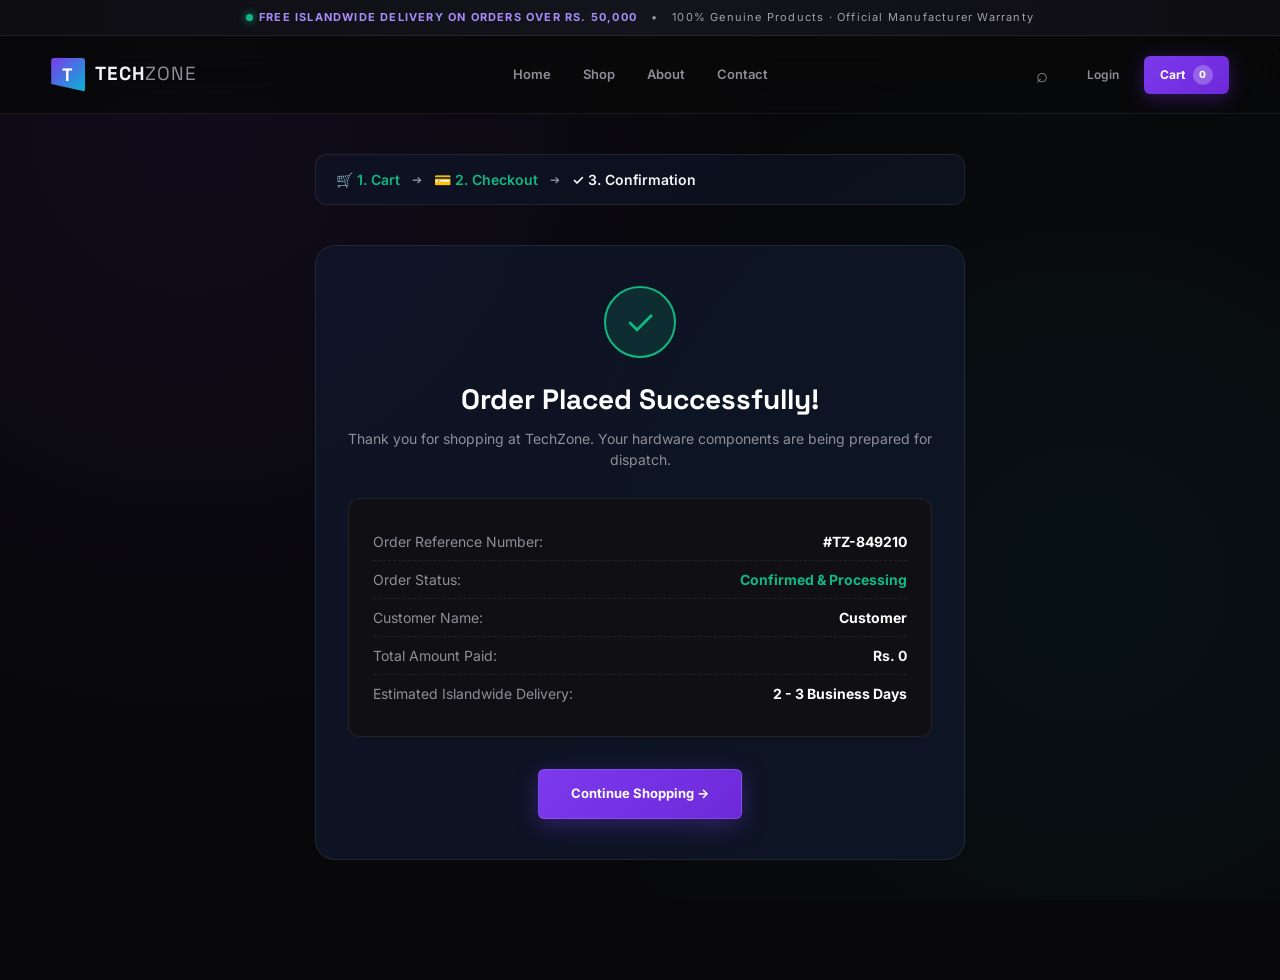
<file: confirmation.html>
<!DOCTYPE html>
<html lang="en">
<head>
    <meta charset="UTF-8" />
    <meta name="viewport" content="width=device-width, initial-scale=1.0" />
    <title>Order Confirmation — TechZone</title>
    <!-- Google Fonts -->
    <link rel="preconnect" href="https://fonts.googleapis.com" />
    <link rel="preconnect" href="https://fonts.gstatic.com" crossorigin />
    <link href="https://fonts.googleapis.com/css2?family=Inter:wght@400;500;600;700;800&family=Space+Grotesk:wght@500;600;700;800&display=swap" rel="stylesheet" />
    <link rel="stylesheet" href="css/home.css" />
</head>
<body>

    <!-- ─── Announcement Bar ─── -->
    <div class="announcement">
        <span><i class="live-dot"></i> FREE ISLANDWIDE DELIVERY ON ORDERS OVER RS. 50,000</span>
        <span>•</span>
        <span>100% Genuine Products · Official Manufacturer Warranty</span>
    </div>

    <!-- ─── Header ─── -->
    <header class="header">
        <a class="logo" href="index.html" aria-label="TechZone Home">
            <span class="logo-mark">T</span>
            <span>TECH<span>ZONE</span></span>
        </a>

        <nav class="nav" aria-label="Main navigation" id="mainNav">
            <a class="" href="index.html">Home</a>
            <a class="" href="products.html">Shop</a>
            <a href="about.html">About</a>
            <a href="contact.html">Contact</a>
        </nav>

        <div class="header-actions">
            <button class="icon-btn" id="searchBtn" aria-label="Search Components">⌕</button>
            <button class="login-btn" id="loginBtn">Login</button>
            <button class="cart-btn" id="cartBtn" onclick="window.location.href='cart.html'">
                Cart <span id="cartCount">0</span>
            </button>
            <button class="menu-btn" id="menuBtn" aria-label="Toggle Mobile Menu">☰</button>
        </div>
    </header>

    <main class="page-container">
        <!-- Breadcrumb Bar -->
        <div class="breadcrumb-bar" style="max-width: 650px; margin-left: auto; margin-right: auto;">
            <span class="breadcrumb-step completed">🛒 1. Cart</span>
            <span class="breadcrumb-separator">➔</span>
            <span class="breadcrumb-step completed">💳 2. Checkout</span>
            <span class="breadcrumb-separator">➔</span>
            <span class="breadcrumb-step active">✓ 3. Confirmation</span>
        </div>

        <!-- Wireframe 6 Layout: Order Confirmation Receipt Card -->
        <div class="confirmation-card">
            <div class="success-badge-icon">✓</div>
            <h2>Order Placed Successfully!</h2>
            <p>Thank you for shopping at TechZone. Your hardware components are being prepared for dispatch.</p>

            <div class="order-details-box">
                <div class="order-detail-line">
                    <span>Order Reference Number:</span>
                    <strong id="confirmOrderNo">#TZ-849210</strong>
                </div>
                <div class="order-detail-line">
                    <span>Order Status:</span>
                    <strong style="color: #10b981;" id="confirmStatus">Confirmed & Processing</strong>
                </div>
                <div class="order-detail-line">
                    <span>Customer Name:</span>
                    <strong id="confirmName">Customer</strong>
                </div>
                <div class="order-detail-line">
                    <span>Total Amount Paid:</span>
                    <strong style="color: var(--cyan);" id="confirmTotal">Rs. 0</strong>
                </div>
                <div class="order-detail-line">
                    <span>Estimated Islandwide Delivery:</span>
                    <strong id="confirmDelivery">2 - 3 Business Days</strong>
                </div>
            </div>

            <a href="products.html" class="primary-btn" style="display: inline-block; padding: 14px 32px; text-decoration: none;">
                Continue Shopping <span>→</span>
            </a>
        </div>
    <!-- ─── Modals ─── -->

    <!-- Search Modal -->
    <div class="modal-overlay" id="searchModal">
        <div class="modal-box">
            <button class="modal-close" onclick="toggleModal('searchModal', false)">✕</button>
            <h3>Search PC Parts</h3>
            <div class="search-input-wrap">
                <input type="text" placeholder="Type processor, graphics card, RAM, SSD..." oninput="handleLiveSearch(this.value)" autofocus />
            </div>
            <div class="search-results" id="searchResults">
                <p style="color: var(--muted); font-size: 12px; text-align: center;">Type to search hardware catalog...</p>
            </div>
        </div>
    </div>

    <!-- Cart Modal Drawer -->
    <div class="modal-overlay" id="cartModal">
        <div class="modal-box">
            <button class="modal-close" onclick="toggleModal('cartModal', false)">✕</button>
            <h3>Shopping Cart</h3>
            <div class="cart-items-list" id="cartList">
                <!-- Cart items rendered by JS -->
            </div>
            <div class="cart-total-row">
                <span>Subtotal:</span>
                <strong id="cartTotal">Rs. 0</strong>
            </div>
            <button class="primary-btn" style="width: 100%;" onclick="window.location.href='cart.html';">
                View Cart Page <span>→</span>
            </button>
        </div>
    </div>

    <!-- Login Modal -->
    <div class="modal-overlay" id="loginModal">
        <div class="modal-box">
            <button class="modal-close" onclick="toggleModal('loginModal', false)">✕</button>
            <h3>Account Login</h3>
            <form onsubmit="event.preventDefault(); toggleModal('loginModal', false); showToast('Logged in successfully!');">
                <div class="search-input-wrap" style="margin-bottom: 12px;">
                    <input type="email" placeholder="Email Address" required />
                </div>
                <div class="search-input-wrap" style="margin-bottom: 20px;">
                    <input type="password" placeholder="Password" required />
                </div>
                <button type="submit" class="primary-btn" style="width: 100%;">Sign In</button>
            </form>
        </div>
    </div>

    <script src="js/cart_page.js"></script>
    <script src="js/auth.js"></script>
    <script>
        document.addEventListener('DOMContentLoaded', async () => {
            const params = new URLSearchParams(window.location.search);
            const orderId = params.get('order_id');
            const cancelled = params.get('payment_cancelled') === '1';
            const statusEl = document.getElementById('confirmStatus');

            if (cancelled) {
                document.querySelector('.confirmation-card h2').textContent = 'Payment Cancelled';
                document.querySelector('.confirmation-card p').textContent = 'Your PayHere Sandbox payment was cancelled. Your order remains unpaid.';
                if (statusEl) { statusEl.textContent = 'Payment Cancelled'; statusEl.style.color = '#f59e0b'; }
            }

            if (orderId) {
                try {
                    const response = await fetch('api/order_status.php?order_id=' + encodeURIComponent(orderId), { cache: 'no-store' });
                    const data = await response.json();
                    if (response.ok && data.status === 'success') {
                        const order = data.order;
                        document.getElementById('confirmOrderNo').textContent = order.order_number;
                        document.getElementById('confirmName').textContent = order.customer_name;
                        document.getElementById('confirmTotal').textContent = 'LKR ' + Number(order.total_amount).toLocaleString('en-US', { minimumFractionDigits: 2 });
                        if (statusEl) {
                            statusEl.textContent = order.payment_status === 'Paid' ? 'Paid & Processing' : order.payment_status;
                            statusEl.style.color = order.payment_status === 'Paid' ? '#10b981' : '#f59e0b';
                        }
                    }
                } catch (e) {}
            }
        });
    </script>
</body>
</html>
</file>
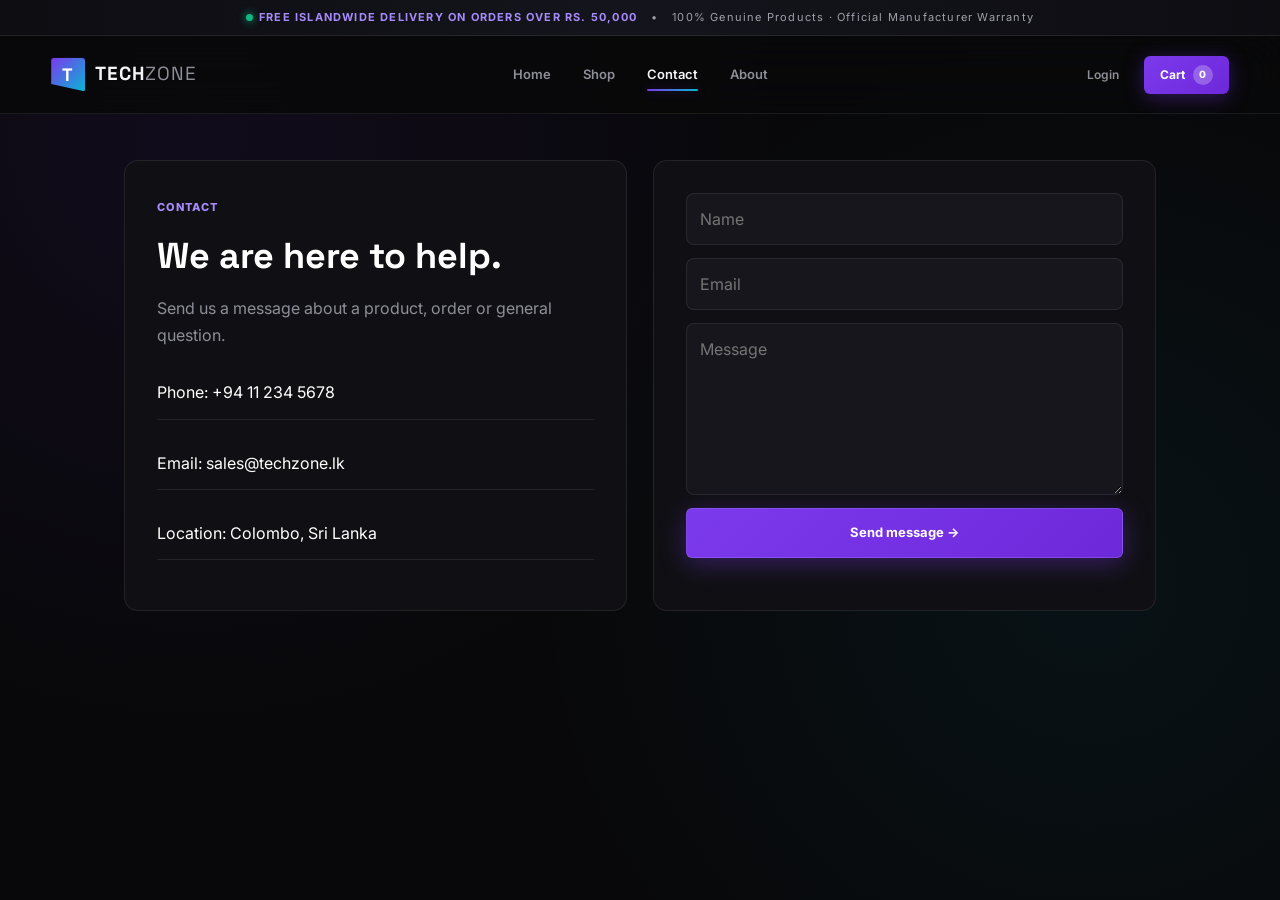
<file: contact.html>
<!DOCTYPE html><html lang="en"><head><meta charset="UTF-8"><meta name="viewport" content="width=device-width, initial-scale=1.0"><title>Contact TechZone — TechZone</title><link rel="preconnect" href="https://fonts.googleapis.com"><link rel="preconnect" href="https://fonts.gstatic.com" crossorigin><link href="https://fonts.googleapis.com/css2?family=Inter:wght@400;500;600;700;800&family=Space+Grotesk:wght@500;600;700;800&display=swap" rel="stylesheet"><link rel="stylesheet" href="css/home.css"><link rel="stylesheet" href="css/info.css"></head><body><div class="announcement"><span><i class="live-dot"></i> FREE ISLANDWIDE DELIVERY ON ORDERS OVER RS. 50,000</span><span>•</span><span>100% Genuine Products · Official Manufacturer Warranty</span></div><header class="header"><a class="logo" href="index.html"><span class="logo-mark">T</span><span>TECH<span>ZONE</span></span></a><nav class="nav" id="mainNav"><a href="index.html">Home</a><a href="products.html">Shop</a><a class="active" href="contact.html">Contact</a><a href="about.html">About</a></nav><div class="header-actions"><button class="login-btn" id="loginBtn">Login</button><button class="cart-btn" onclick="location.href='cart.html'">Cart <span id="cartCount">0</span></button><button class="menu-btn" id="menuBtn">☰</button></div></header><main class="info-page"><section class="contact-layout"><div class="contact-intro"><span>CONTACT</span><h1>We are here to help.</h1><p>Send us a message about a product, order or general question.</p><div class="contact-details"><p>Phone: +94 11 234 5678</p><p>Email: sales@techzone.lk</p><p>Location: Colombo, Sri Lanka</p></div></div><form id="contactForm" class="contact-form"><input required type="text" placeholder="Name"><input required type="email" placeholder="Email"><textarea required rows="6" placeholder="Message"></textarea><button class="primary-btn" type="submit">Send message →</button><div id="contactMessage"></div></form></section></main><script src="js/auth.js"></script><script>document.getElementById("contactForm")?.addEventListener("submit",e=>{e.preventDefault();document.getElementById("contactMessage").textContent="Message sent successfully.";e.target.reset();});</script></body></html>
</file>
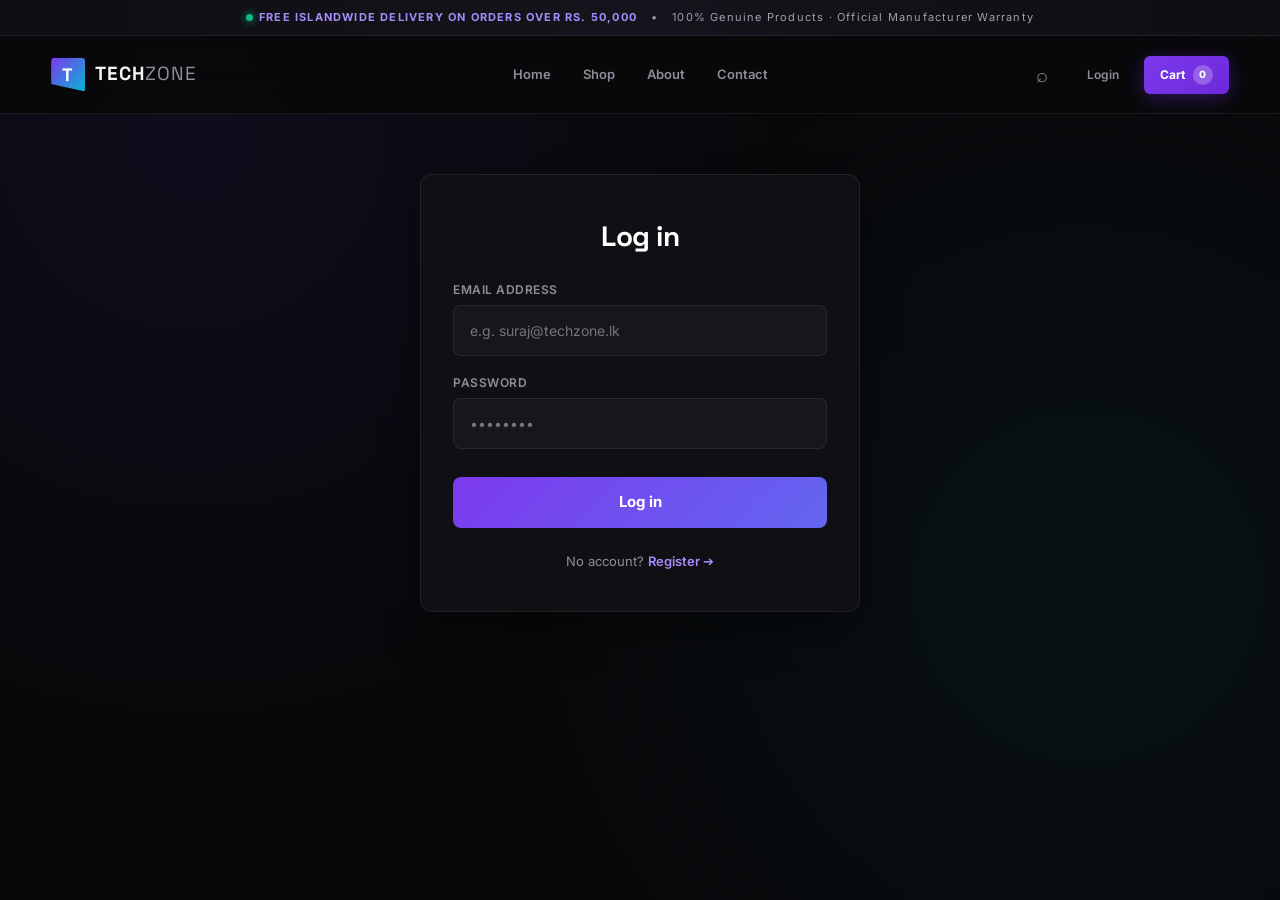
<file: login.html>
<!DOCTYPE html>
<html lang="en">
<head>
    <meta charset="UTF-8" />
    <meta name="viewport" content="width=device-width, initial-scale=1.0" />
    <title>Login — TechZone</title>
    <!-- Google Fonts -->
    <link rel="preconnect" href="https://fonts.googleapis.com" />
    <link rel="preconnect" href="https://fonts.gstatic.com" crossorigin />
    <link href="https://fonts.googleapis.com/css2?family=Inter:wght@400;500;600;700;800&family=Space+Grotesk:wght@500;600;700;800&display=swap" rel="stylesheet" />
    <link rel="stylesheet" href="css/home.css" />
    <style>
        .auth-container {
            max-width: 440px;
            margin: 60px auto 100px;
            padding: 40px 32px;
            background: var(--surface);
            border: 1px solid var(--line);
            border-radius: 12px;
            box-shadow: 0 20px 40px rgba(0, 0, 0, 0.4);
            text-align: center;
        }
        .auth-container h1 {
            font-family: 'Space Grotesk', sans-serif;
            font-size: 28px;
            color: #fff;
            margin-bottom: 24px;
            letter-spacing: -0.5px;
        }
        .auth-form-group {
            margin-bottom: 18px;
            text-align: left;
        }
        .auth-form-group label {
            display: block;
            font-size: 12px;
            font-weight: 600;
            color: var(--muted);
            margin-bottom: 6px;
            text-transform: uppercase;
            letter-spacing: 0.5px;
        }
        .auth-input {
            width: 100%;
            padding: 14px 16px;
            background: #16161c;
            border: 1px solid var(--line);
            border-radius: 8px;
            color: #fff;
            font-size: 14px;
            transition: border-color 0.2s;
        }
        .auth-input:focus {
            outline: none;
            border-color: var(--accent-light);
            box-shadow: 0 0 10px var(--accent-glow);
        }
        .auth-submit-btn {
            width: 100%;
            padding: 14px;
            background: linear-gradient(135deg, var(--accent), #6366f1);
            color: #fff;
            font-weight: 700;
            font-size: 15px;
            border: none;
            border-radius: 8px;
            cursor: pointer;
            margin-top: 10px;
            transition: transform 0.15s, box-shadow 0.15s;
        }
        .auth-submit-btn:hover {
            transform: translateY(-2px);
            box-shadow: 0 8px 20px var(--accent-glow);
        }
        .auth-footer-link {
            margin-top: 24px;
            font-size: 13px;
            color: var(--muted);
        }
        .auth-footer-link a {
            color: var(--accent-light);
            font-weight: 600;
            transition: color 0.2s;
        }
        .auth-footer-link a:hover {
            color: #fff;
            text-decoration: underline;
        }
        .auth-alert {
            display: none;
            padding: 12px;
            border-radius: 6px;
            font-size: 13px;
            margin-bottom: 20px;
            text-align: left;
        }
        .auth-alert.error {
            background: rgba(239, 68, 68, 0.15);
            border: 1px solid rgba(239, 68, 68, 0.3);
            color: #fca5a5;
        }
        .auth-alert.success {
            background: rgba(16, 185, 129, 0.15);
            border: 1px solid rgba(16, 185, 129, 0.3);
            color: #6ee7b7;
        }
    </style>
</head>
<body>

    <!-- ─── Announcement Bar ─── -->
    <div class="announcement">
        <span><i class="live-dot"></i> FREE ISLANDWIDE DELIVERY ON ORDERS OVER RS. 50,000</span>
        <span>•</span>
        <span>100% Genuine Products · Official Manufacturer Warranty</span>
    </div>

    <!-- ─── Header (Wireframe 7: TechZone / Home Shop) ─── -->
    <header class="header">
        <a class="logo" href="index.html" aria-label="TechZone Home">
            <span class="logo-mark">T</span>
            <span>TECH<span>ZONE</span></span>
        </a>

        <nav class="nav" aria-label="Main navigation" id="mainNav">
            <a class="" href="index.html">Home</a>
            <a class="" href="products.html">Shop</a>
            <a href="about.html">About</a>
            <a href="contact.html">Contact</a>
        </nav>

        <div class="header-actions">
            <button class="icon-btn" id="searchBtn" aria-label="Search Components">⌕</button>
            <button class="login-btn" id="loginBtn">Login</button>
            <button class="cart-btn" id="cartBtn" onclick="window.location.href='cart.html'">
                Cart <span id="cartCount">0</span>
            </button>
            <button class="menu-btn" id="menuBtn" aria-label="Toggle Mobile Menu">☰</button>
        </div>
    </header>

    <!-- ─── Wireframe 7 Layout: Login Box ─── -->
    <main>
        <div class="auth-container">
            <h1>Log in</h1>
            
            <div id="loginAlert" class="auth-alert"></div>

            <form id="loginForm" onsubmit="handleLoginSubmit(event);">
                <div class="auth-form-group">
                    <label for="loginEmail">Email Address</label>
                    <input type="email" id="loginEmail" class="auth-input" placeholder="e.g. suraj@techzone.lk" required />
                </div>

                <div class="auth-form-group">
                    <label for="loginPassword">Password</label>
                    <input type="password" id="loginPassword" class="auth-input" placeholder="••••••••" required />
                </div>

                <button type="submit" class="auth-submit-btn" id="loginSubmitBtn">Log in</button>
            </form>

            <div class="auth-footer-link">
                No account? <a href="register.html">Register ➔</a>
            </div>
        </div>
    </main>

    <script src="js/cart_page.js"></script>
    <script src="js/auth.js"></script>
</body>
</html>
</file>
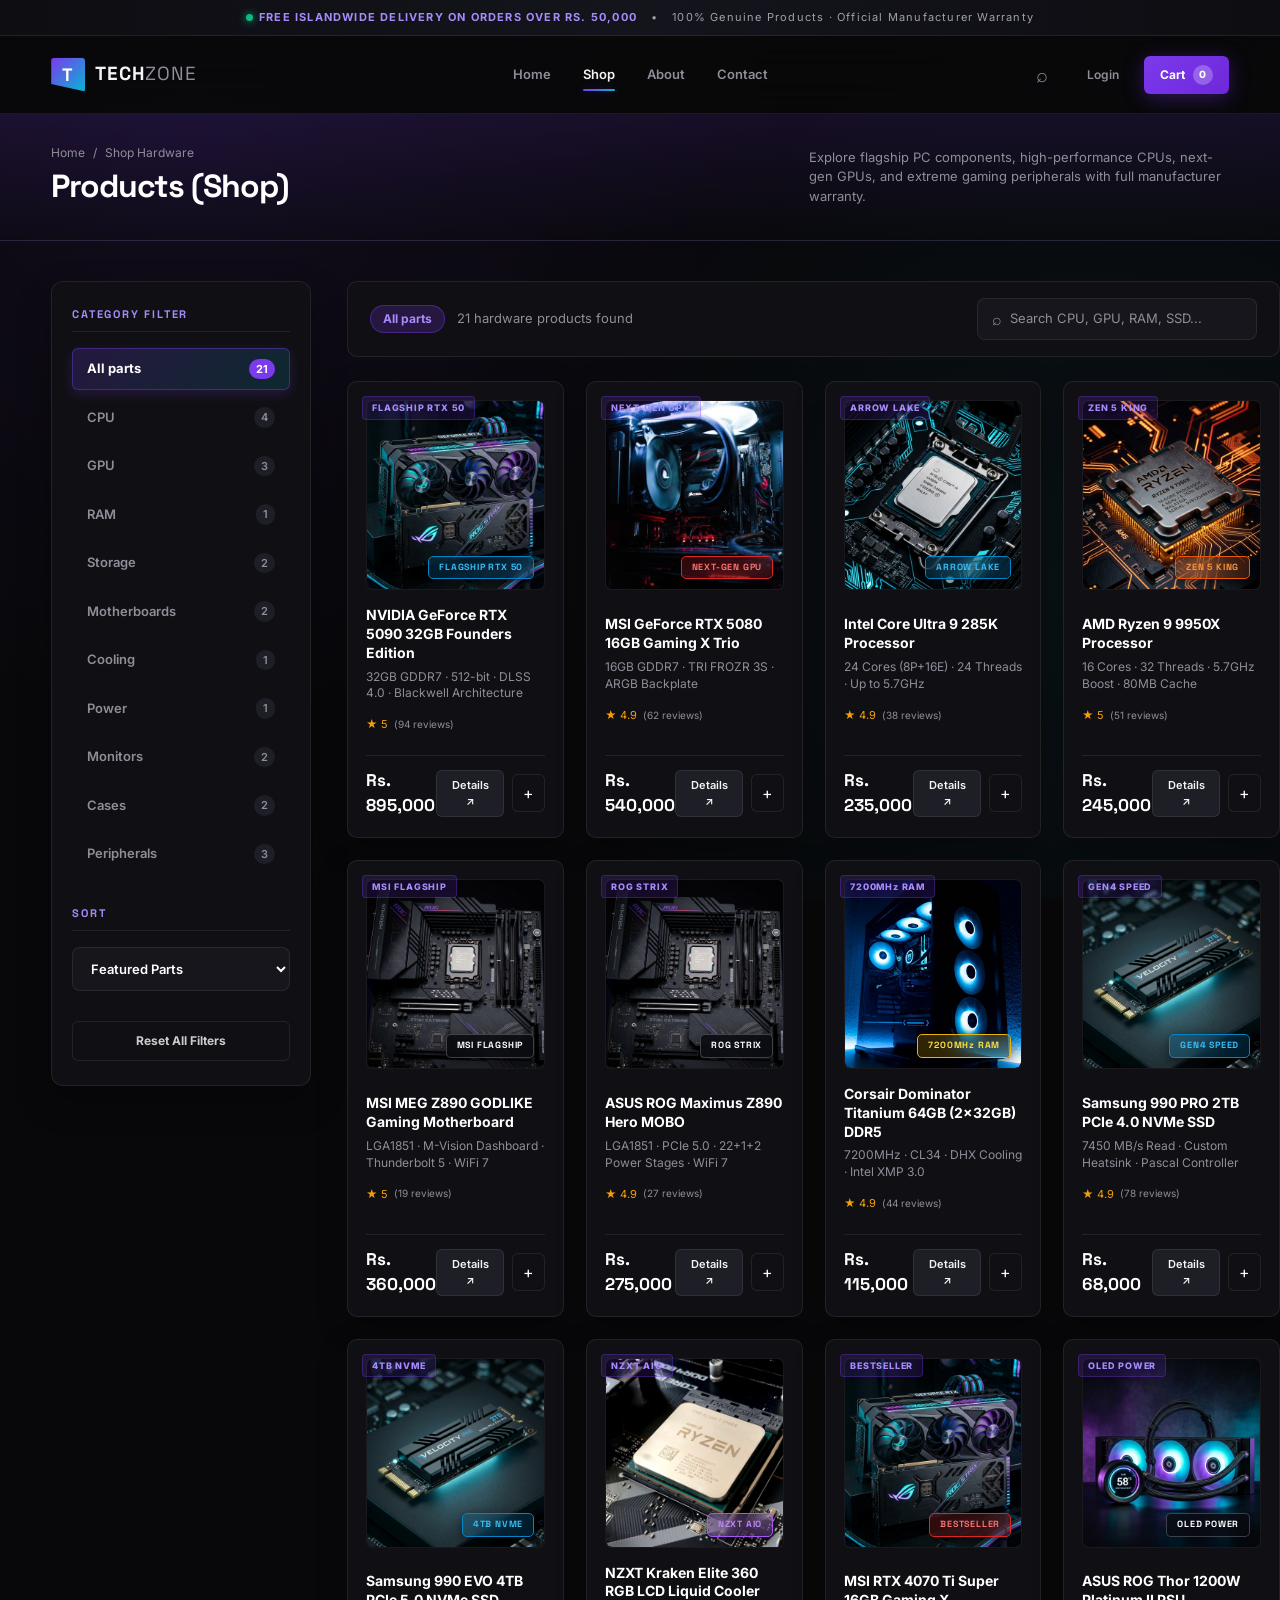
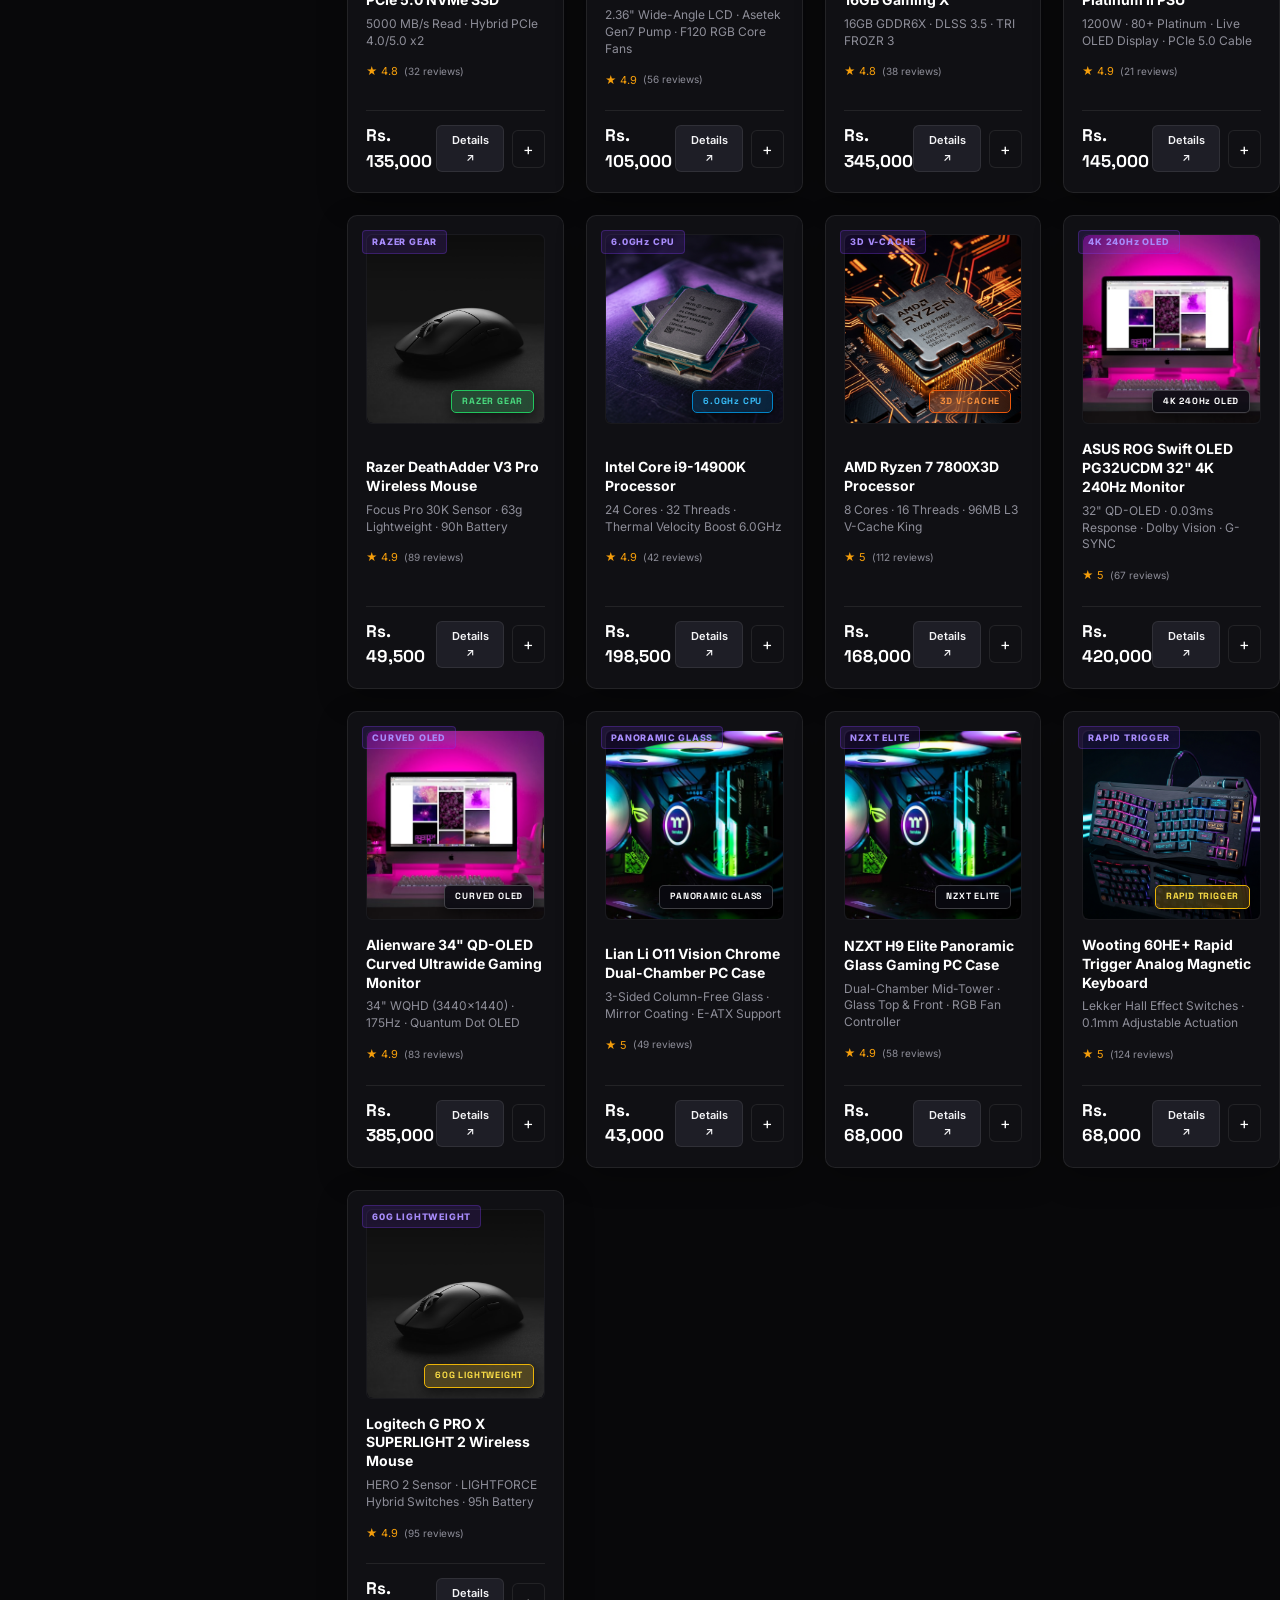
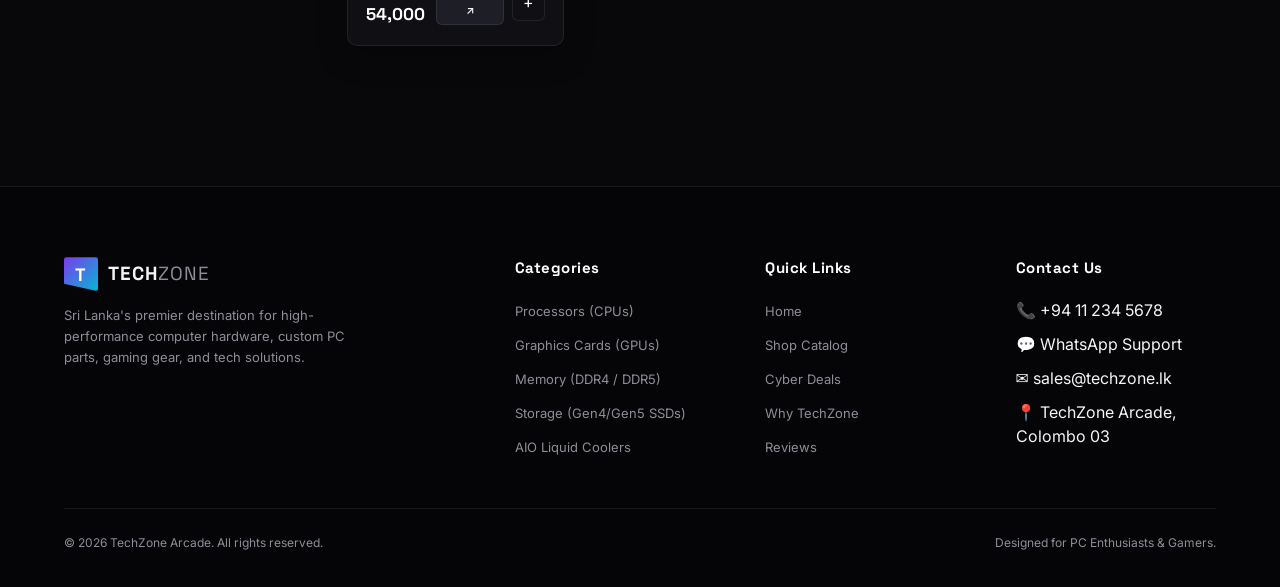
<file: product.html>
<!DOCTYPE html>
<html lang="en">
<head>
<meta charset="UTF-8"><meta name="viewport" content="width=device-width, initial-scale=1.0">
<title>Product Detail — TechZone</title>
<link rel="preconnect" href="https://fonts.googleapis.com"><link rel="preconnect" href="https://fonts.gstatic.com" crossorigin>
<link href="https://fonts.googleapis.com/css2?family=Inter:wght@400;500;600;700;800&family=Space+Grotesk:wght@500;600;700;800&display=swap" rel="stylesheet">
<link rel="stylesheet" href="css/home.css"><link rel="stylesheet" href="css/product_detail.css">
</head>
<body>
<div class="announcement"><span><i class="live-dot"></i> FREE ISLANDWIDE DELIVERY ON ORDERS OVER RS. 50,000</span><span>•</span><span>100% Genuine Products · Official Manufacturer Warranty</span></div>
<header class="header">
<a class="logo" href="index.html"><span class="logo-mark">T</span><span>TECH<span>ZONE</span></span></a>
<nav class="nav" aria-label="Main navigation" id="mainNav"><a href="index.html">Home</a><a class="active" href="products.html">Shop</a><a href="about.html">About</a><a href="contact.html">Contact</a></nav>
<div class="header-actions"><button class="login-btn" id="loginBtn">Login</button><button class="cart-btn" onclick="location.href='cart.html'">Cart <span id="cartCount">0</span></button><button class="menu-btn" id="menuBtn">☰</button></div>
</header>
<main class="product-detail-page">
<div class="detail-breadcrumb"><a href="products.html">Shop</a><span>→</span><span id="detailCategory">Product</span></div>
<section class="detail-layout">
<div class="detail-image-panel"><img id="detailImage" src="images/gpu.png" alt="Product"></div>
<div class="detail-info-panel">
<span class="detail-tag" id="detailTag">PRODUCT</span><h1 id="detailName">Loading product...</h1>
<div class="detail-rating" id="detailRating"></div><div class="detail-price" id="detailPrice">Rs. 0</div>
<div class="detail-buy-row"><div class="qty-box"><button type="button" id="minusBtn">−</button><input id="detailQty" type="number" value="1" min="1"><button type="button" id="plusBtn">+</button></div><button class="primary-btn" id="addDetailBtn">Add to cart →</button></div>
<div id="detailMessage" class="detail-message"></div>
</div>
</section>
<section class="spec-section"><h2>Product Specifications</h2><div id="specTable" class="spec-table"></div></section>
</main>
<script src="js/products.js"></script><script src="js/auth.js"></script><script src="js/product_detail.js"></script>
</body></html>
</file>
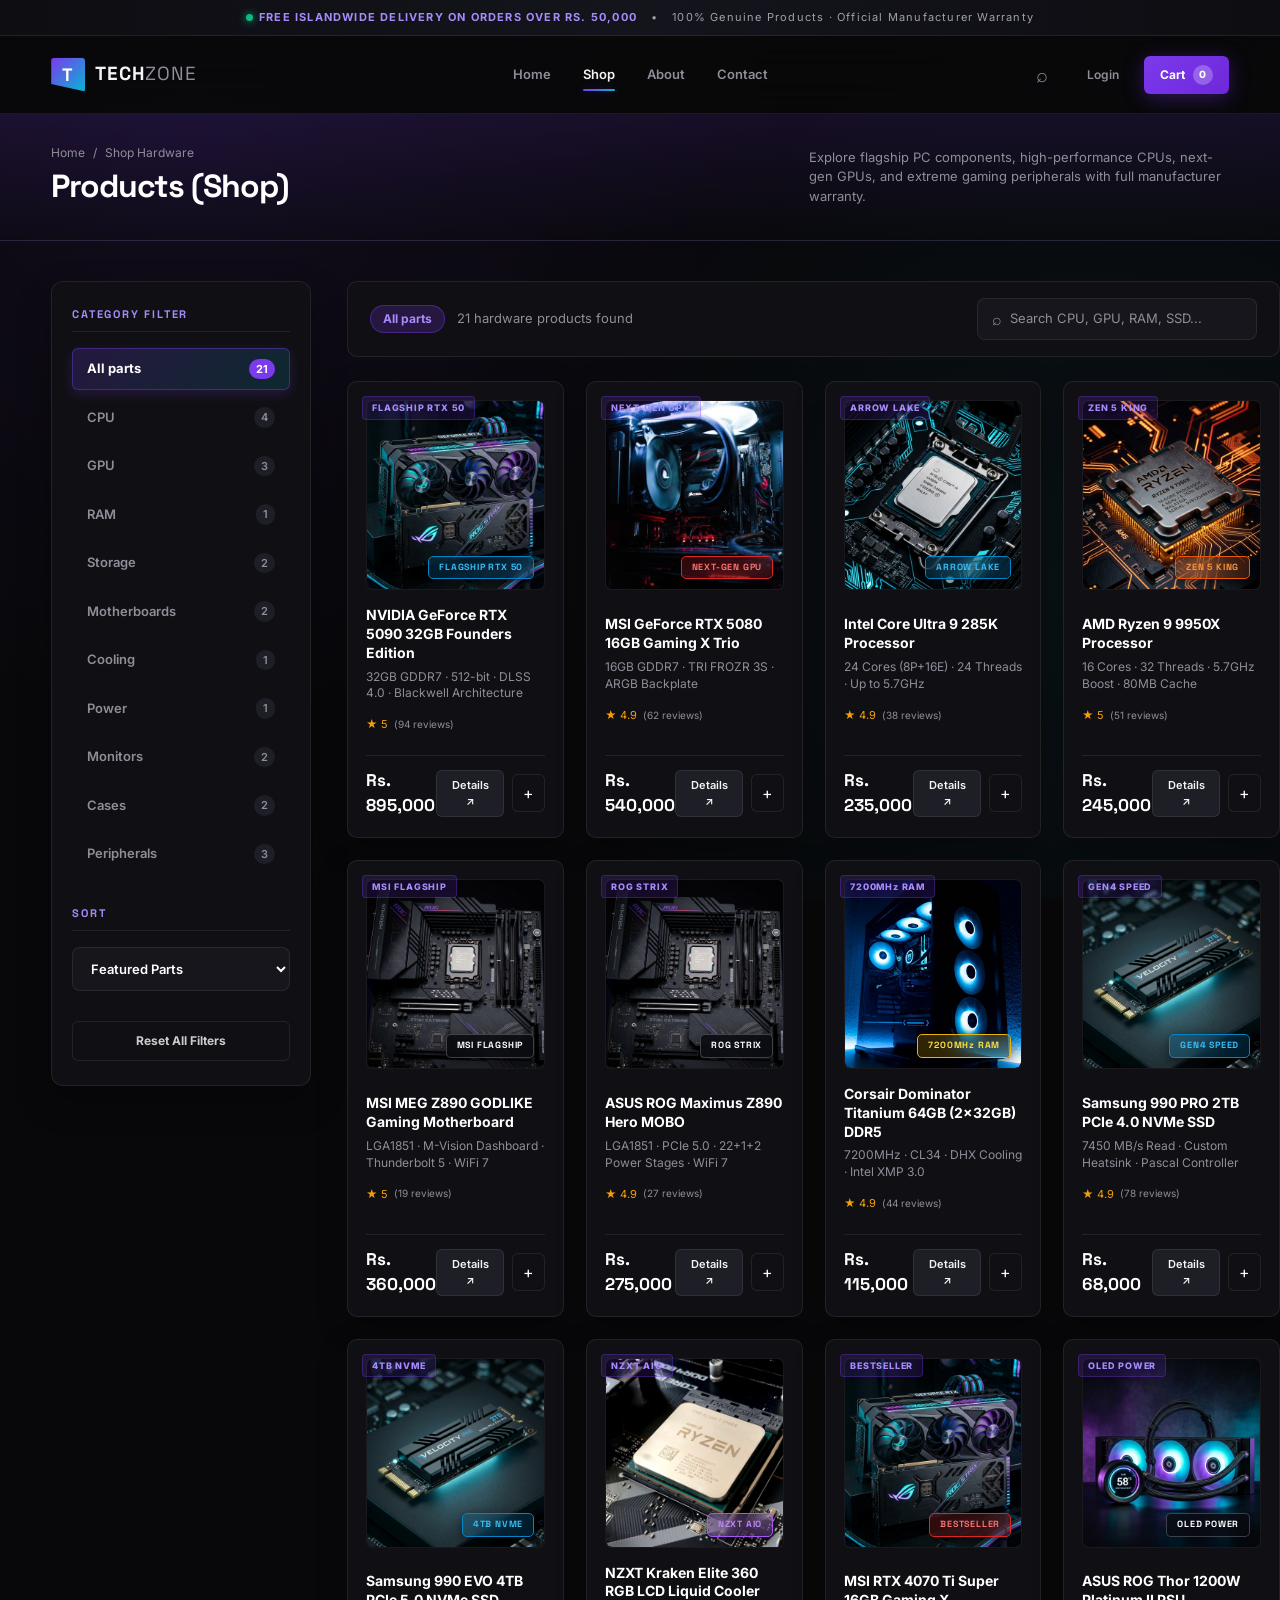
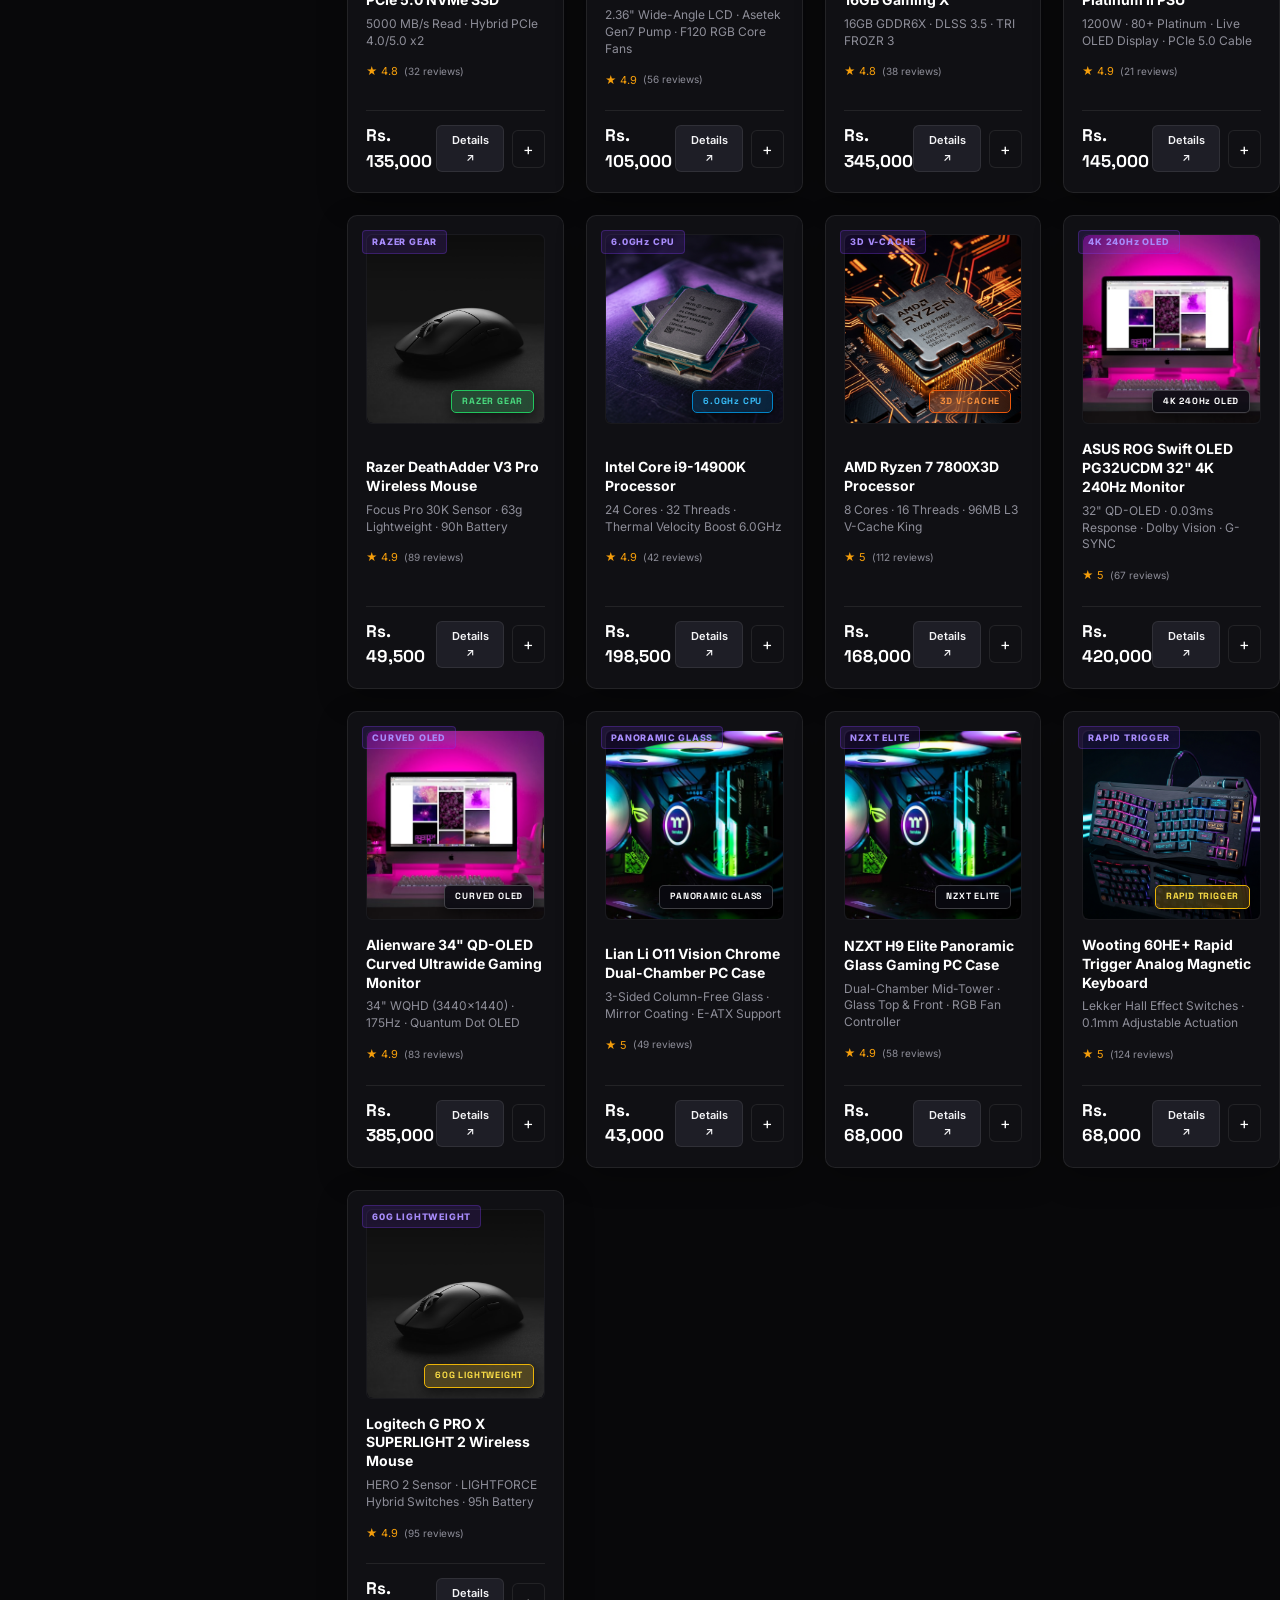
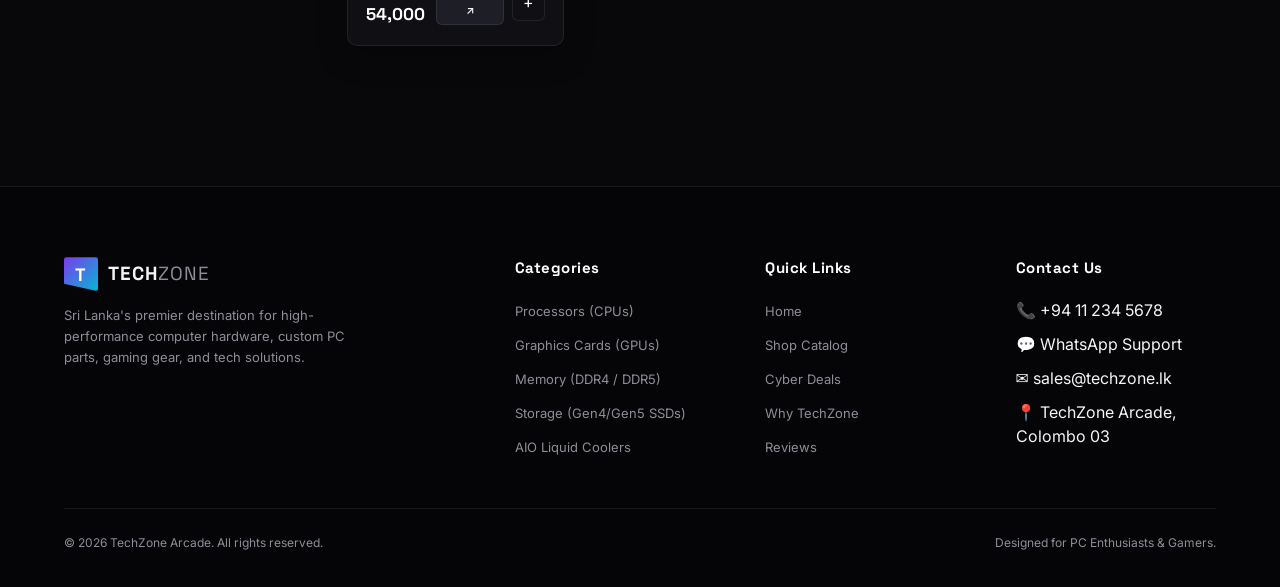
<file: products.html>
<!DOCTYPE html>
<html lang="en">
<head>
    <meta charset="UTF-8" />
    <meta name="viewport" content="width=device-width, initial-scale=1.0" />
    <meta name="description" content="TechZone Product Catalog — Shop Processors, Graphics Cards, DDR5 RAM, Gen5 SSDs, Coolers, Power Supplies & Gaming Gear." />
    <title>TechZone — Products & Hardware Catalog</title>

    <!-- Google Fonts -->
    <link rel="preconnect" href="https://fonts.googleapis.com" />
    <link rel="preconnect" href="https://fonts.gstatic.com" crossorigin />
    <link href="https://fonts.googleapis.com/css2?family=Inter:wght@400;500;600;700;800&family=Space+Grotesk:wght@500;600;700;800&display=swap" rel="stylesheet" />

    <!-- Dedicated Shop & Product Stylesheet -->
    <link rel="stylesheet" href="css/products.css" />
</head>
<body>

    <!-- ─── Announcement Bar ─── -->
    <div class="announcement">
        <span><i class="live-dot"></i> FREE ISLANDWIDE DELIVERY ON ORDERS OVER RS. 50,000</span>
        <span>•</span>
        <span>100% Genuine Products · Official Manufacturer Warranty</span>
    </div>

    <!-- ─── Header ─── -->
    <header class="header">
        <a class="logo" href="index.html" aria-label="TechZone Home">
            <span class="logo-mark">T</span>
            <span>TECH<span>ZONE</span></span>
        </a>

        <nav class="nav" aria-label="Main navigation" id="mainNav">
            <a class="" href="index.html">Home</a>
            <a class="active" href="products.html">Shop</a>
            <a href="about.html">About</a>
            <a href="contact.html">Contact</a>
        </nav>

        <div class="header-actions">
            <button class="icon-btn" id="searchBtn" aria-label="Search Components">⌕</button>
            <button class="login-btn" id="loginBtn">Login</button>
            <button class="cart-btn" id="cartBtn" onclick="window.location.href='cart.html'">
                Cart <span id="cartCount">0</span>
            </button>
            <button class="menu-btn" id="menuBtn" aria-label="Toggle Mobile Menu">☰</button>
        </div>
    </header>

    <!-- ─── Shop Hero Breadcrumbs Bar ─── -->
    <div class="shop-hero-bar">
        <div class="shop-hero-inner">
            <div>
                <div class="shop-breadcrumbs">
                    <a href="index.html">Home</a> <span>/</span> <span>Shop Hardware</span>
                </div>
                <h1>Products <span>(Shop)</span></h1>
            </div>
            <p style="color: var(--muted); font-size: 13px; max-width: 420px;">
                Explore flagship PC components, high-performance CPUs, next-gen GPUs, and extreme gaming peripherals with full manufacturer warranty.
            </p>
        </div>
    </div>

    <!-- ─── Main Shop Container (Sidebar + Content Grid) ─── -->
    <div class="shop-container">

        <!-- ── LEFT SIDEBAR (Wireframe Frame 2) ── -->
        <aside class="shop-sidebar">

            <!-- Category Filter Stack -->
            <div class="sidebar-group">
                <div class="sidebar-title">
                    <span>CATEGORY FILTER</span>
                </div>
                <div class="sidebar-cat-list" id="sidebarCategories">
                    <!-- Dynamic vertical category list rendered by js/products.js -->
                </div>
            </div>

            <!-- Sort Dropdown -->
            <div class="sidebar-group">
                <div class="sidebar-title">
                    <span>SORT</span>
                </div>
                <div class="sort-select-wrap">
                    <select class="sort-select" id="sortSelect" onchange="handleSortChange(this.value)">
                        <option value="featured">Featured Parts</option>
                        <option value="price-low">Price: Low to High</option>
                        <option value="price-high">Price: High to Low</option>
                        <option value="rating">Highest Rated</option>
                        <option value="name">Name: A to Z</option>
                    </select>
                </div>
            </div>

            <!-- Quick Action Reset -->
            <div class="sidebar-group">
                <button class="secondary-btn" style="width: 100%; font-size: 12px; padding: 10px;" onclick="resetFilters()">
                    Reset All Filters
                </button>
            </div>

        </aside>

        <!-- ── MAIN CONTENT AREA ── -->
        <main class="shop-content">

            <!-- Top Toolbar -->
            <div class="shop-toolbar">
                <div class="shop-toolbar-left">
                    <span class="active-tag-badge" id="activeFilterTag">All Parts</span>
                    <span class="result-count-text" id="resultCount">Loading products...</span>
                </div>

                <div class="shop-search-box">
                    <span style="color: var(--muted); margin-right: 8px;">⌕</span>
                    <input type="text" id="shopSearchInput" placeholder="Search CPU, GPU, RAM, SSD..." oninput="handleSearchInput(this.value)" autocomplete="off" />
                    <div class="search-autocomplete-dropdown" id="searchAutocomplete"></div>
                </div>
            </div>

            <!-- Products Grid -->
            <div class="product-grid" id="productGrid">
                <!-- Products rendered dynamically by js/products.js -->
            </div>

        </main>

    </div>

    <!-- ─────────────────────────────────────────────────────────────
       FRAME 3: PRODUCT DETAIL MODAL VIEW
       ───────────────────────────────────────────────────────────── -->
    <div class="product-detail-modal-overlay" id="productDetailModal">
        <div class="product-detail-card">
            <button class="detail-close-btn" onclick="closeProductDetail()" aria-label="Close Product Detail">✕</button>

            <!-- Top Section (2 Columns: Image + Detail Info) -->
            <div class="detail-top-grid">
                
                <!-- Left: Large Product Image -->
                <div class="detail-image-box">
                    <img id="detailProductImage" src="images/hero_rtx5090.png" alt="Product Image" />
                </div>

                <!-- Right: Info, Price, Quantity & Add to Cart -->
                <div class="detail-info-col">
                    <span class="detail-category-tag" id="detailCategoryTag">FLAGSHIP RTX 50</span>
                    <h1 id="detailProductName">NVIDIA GeForce RTX 5090 32GB Founders Edition</h1>
                    
                    <div class="detail-rating-row" id="detailRating">
                        ★ 5.0 (94 customer reviews)
                    </div>

                    <div class="detail-price-box" id="detailProductPrice">
                        Rs. 895,000
                    </div>

                    <div class="detail-stock-badge">
                        <span class="detail-stock-dot"></span> In Stock · Available for Instant Islandwide Shipping
                    </div>

                    <!-- Quantity Control & Add to Cart -->
                    <div class="detail-action-row">
                        <div class="qty-control-box">
                            <button class="qty-btn" onclick="changeDetailQty(-1)">-</button>
                            <input type="text" class="qty-input" id="detailQtyInput" value="1" readonly />
                            <button class="qty-btn" onclick="changeDetailQty(1)">+</button>
                        </div>

                        <button class="detail-add-btn" onclick="addActiveDetailToCart()">
                            <span>Add to Cart</span> <span>→</span>
                        </button>
                    </div>
                </div>

            </div>

            <!-- Bottom Section: SPEC SHEET (Key-Value Rows) -->
            <div class="detail-spec-section">
                <div class="spec-heading">
                    <span>SPEC SHEET</span>
                </div>

                <div class="spec-sheet-grid" id="detailSpecSheet">
                    <!-- Key : Value rows rendered dynamically by js/products.js -->
                </div>
            </div>

        </div>
    </div>

    <!-- ─── Header Modals ─── -->

    <!-- Search Modal -->
    <div class="modal-overlay" id="searchModal">
        <div class="modal-box">
            <button class="modal-close" onclick="toggleModal('searchModal', false)">✕</button>
            <h3>Search Hardware Parts</h3>
            <div class="search-input-wrap">
                <input type="text" placeholder="Type processor, graphics card, RAM, SSD..." oninput="handleLiveSearch(this.value)" autofocus />
            </div>
            <div class="search-results" id="searchResults">
                <p style="color: var(--muted); font-size: 12px; text-align: center;">Type to search hardware catalog...</p>
            </div>
        </div>
    </div>

    <!-- Cart Modal Drawer -->
    <div class="modal-overlay" id="cartModal">
        <div class="modal-box">
            <button class="modal-close" onclick="toggleModal('cartModal', false)">✕</button>
            <h3>Shopping Cart</h3>
            <div class="cart-items-list" id="cartList">
                <!-- Cart items rendered by JS -->
            </div>
            <div class="cart-total-row">
                <span>Subtotal:</span>
                <strong id="cartTotal">Rs. 0</strong>
            </div>
            <button class="primary-btn" style="width: 100%;" onclick="window.location.href='cart.html';">
                View Cart Page <span>→</span>
            </button>
        </div>
    </div>

    <!-- Login Modal -->
    <div class="modal-overlay" id="loginModal">
        <div class="modal-box">
            <button class="modal-close" onclick="toggleModal('loginModal', false)">✕</button>
            <h3>Account Login</h3>
            <form onsubmit="event.preventDefault(); toggleModal('loginModal', false); showToast('Logged in successfully!');">
                <div class="search-input-wrap" style="margin-bottom: 12px;">
                    <input type="email" placeholder="Email Address" required />
                </div>
                <div class="search-input-wrap" style="margin-bottom: 20px;">
                    <input type="password" placeholder="Password" required />
                </div>
                <button type="submit" class="primary-btn" style="width: 100%;">Sign In</button>
            </form>
        </div>
    </div>

    <!-- ─── Footer ─── -->
    <footer id="contact" style="margin-top: 60px;">
        <div class="footer-content">
            <div class="footer-brand">
                <a class="logo" href="index.html">
                    <span class="logo-mark">T</span>
                    <span>TECH<span>ZONE</span></span>
                </a>
                <p>Sri Lanka's premier destination for high-performance computer hardware, custom PC parts, gaming gear, and tech solutions.</p>
            </div>

            <div class="footer-col">
                <h4>Categories</h4>
                <ul>
                    <li><a href="products.html?category=CPU">Processors (CPUs)</a></li>
                    <li><a href="products.html?category=GPU">Graphics Cards (GPUs)</a></li>
                    <li><a href="products.html?category=RAM">Memory (DDR4 / DDR5)</a></li>
                    <li><a href="products.html?category=Storage">Storage (Gen4/Gen5 SSDs)</a></li>
                    <li><a href="products.html?category=Cooling">AIO Liquid Coolers</a></li>
                </ul>
            </div>

            <div class="footer-col">
                <h4>Quick Links</h4>
                <ul>
                    <li><a href="index.html">Home</a></li>
                    <li><a href="products.html">Shop Catalog</a></li>
                    <li><a href="index.html#deals">Cyber Deals</a></li>
                    <li><a href="index.html#whyus">Why TechZone</a></li>
                    <li><a href="index.html#reviews">Reviews</a></li>
                </ul>
            </div>

            <div class="footer-col">
                <h4>Contact Us</h4>
                <ul>
                    <li>📞 +94 11 234 5678</li>
                    <li>💬 WhatsApp Support</li>
                    <li>✉️ sales@techzone.lk</li>
                    <li>📍 TechZone Arcade, Colombo 03</li>
                </ul>
            </div>
        </div>

        <div class="footer-bottom">
            <div>© 2026 TechZone Arcade. All rights reserved.</div>
            <div>Designed for PC Enthusiasts & Gamers.</div>
        </div>
    </footer>

    <!-- Dedicated Shop Page JavaScript Engine -->
    <script src="js/products.js"></script>
    <script src="js/auth.js"></script>
</body>
</html>
</file>
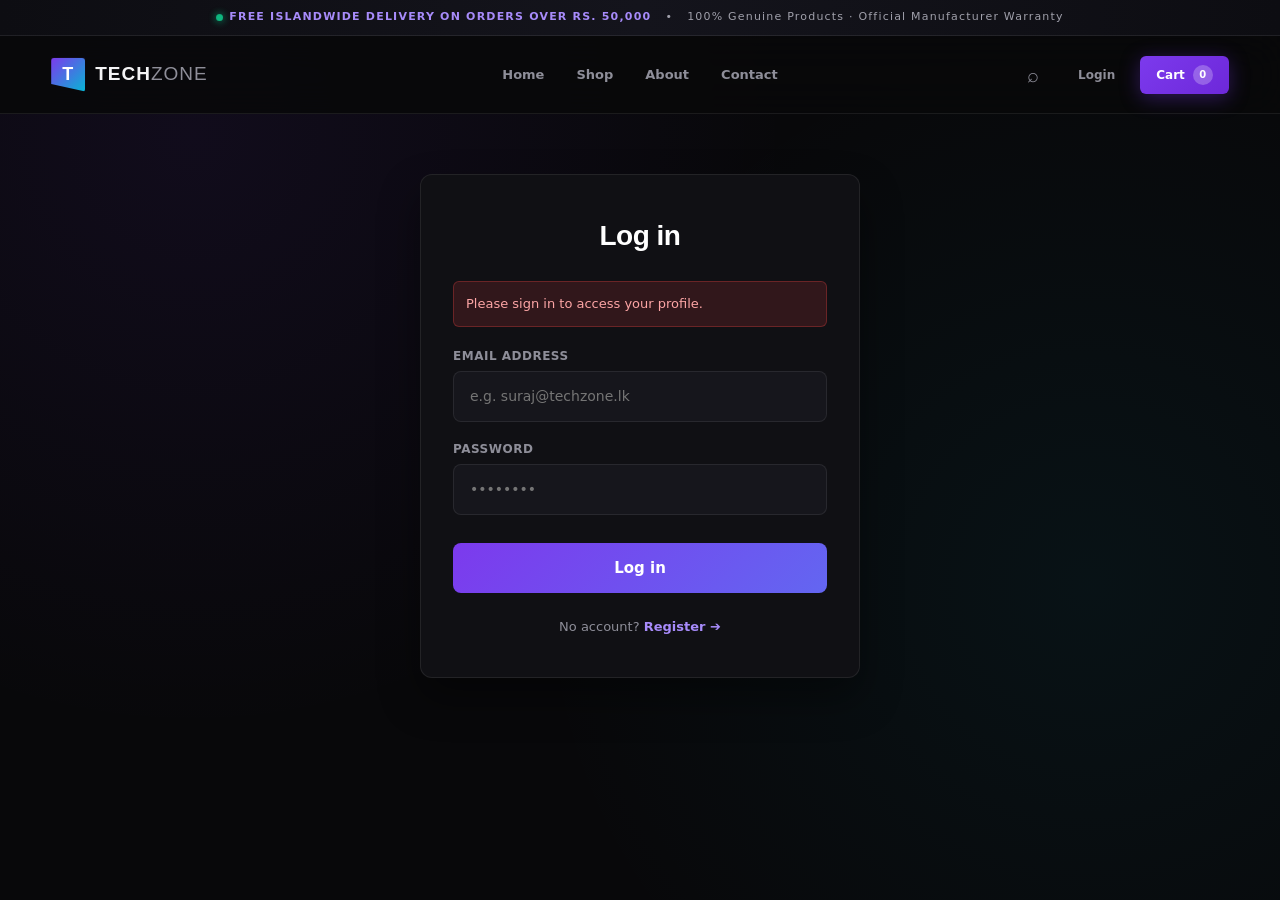
<file: profile.html>
<!DOCTYPE html>
<html lang="en">
<head>
    <meta charset="UTF-8" />
    <meta name="viewport" content="width=device-width, initial-scale=1.0" />
    <title>User Profile & Settings — TechZone</title>
    <!-- Google Fonts -->
    <link rel="preconnect" href="https://fonts.googleapis.com" />
    <link rel="preconnect" href="https://fonts.gstatic.com" crossorigin />
    <link href="https://fonts.googleapis.com/css2?family=Inter:wght@400;500;600;700;800&family=Space+Grotesk:wght@500;600;700;800&display=swap" rel="stylesheet" />
    <link rel="stylesheet" href="css/home.css" />
    <style>
        .profile-container {
            max-width: 820px;
            margin: 40px auto 80px;
            padding: 0 20px;
        }
        .profile-card {
            background: var(--surface);
            border: 1px solid var(--line);
            border-radius: 12px;
            padding: 36px;
            box-shadow: 0 15px 35px rgba(0, 0, 0, 0.3);
            margin-bottom: 30px;
        }
        .profile-header {
            display: flex;
            align-items: center;
            gap: 20px;
            padding-bottom: 24px;
            border-bottom: 1px solid var(--line);
            margin-bottom: 24px;
        }
        .profile-avatar-large {
            width: 76px;
            height: 76px;
            border-radius: 50%;
            border: 2px solid var(--accent-light);
        }
        .profile-header-info h2 {
            font-family: 'Space Grotesk', sans-serif;
            font-size: 26px;
            color: #fff;
            display: flex;
            align-items: center;
            gap: 12px;
        }
        .status-pill {
            display: inline-flex;
            align-items: center;
            gap: 6px;
            padding: 4px 10px;
            background: rgba(16, 185, 129, 0.15);
            border: 1px solid rgba(16, 185, 129, 0.3);
            color: #10b981;
            font-size: 11px;
            font-weight: 700;
            border-radius: 20px;
            text-transform: uppercase;
        }
        .profile-header-info p {
            color: var(--muted);
            font-size: 13px;
            margin-top: 4px;
        }
        .cart-state-box {
            padding: 12px 16px;
            background: #14141d;
            border: 1px solid var(--line);
            border-radius: 8px;
            font-family: 'Space Grotesk', monospace;
            font-size: 13px;
            color: var(--accent2);
            margin-bottom: 24px;
            display: flex;
            align-items: center;
            justify-content: space-between;
        }
        .profile-grid {
            display: grid;
            grid-template-columns: 1fr 1fr;
            gap: 20px;
        }
        .profile-group {
            display: flex;
            flex-direction: column;
            gap: 6px;
        }
        .profile-group.full {
            grid-column: span 2;
        }
        .profile-group label {
            font-size: 12px;
            font-weight: 600;
            color: var(--muted);
            text-transform: uppercase;
            letter-spacing: 0.5px;
        }
        .profile-input, .profile-textarea {
            padding: 12px 14px;
            background: #16161c;
            border: 1px solid var(--line);
            border-radius: 8px;
            color: #fff;
            font-size: 14px;
        }
        .profile-input:focus, .profile-textarea:focus {
            outline: none;
            border-color: var(--accent-light);
            box-shadow: 0 0 10px var(--accent-glow);
        }
        .profile-textarea {
            resize: vertical;
            min-height: 80px;
        }
        .profile-save-btn {
            margin-top: 24px;
            padding: 14px 28px;
            background: linear-gradient(135deg, var(--accent), #6366f1);
            color: #fff;
            font-weight: 700;
            border: none;
            border-radius: 8px;
            cursor: pointer;
            transition: transform 0.15s, box-shadow 0.15s;
        }
        .profile-save-btn:hover {
            transform: translateY(-2px);
            box-shadow: 0 8px 20px var(--accent-glow);
        }
        .section-title {
            font-family: 'Space Grotesk', sans-serif;
            font-size: 20px;
            color: #fff;
            margin-bottom: 16px;
            padding-bottom: 10px;
            border-bottom: 1px solid var(--line);
        }
        .profile-alert {
            display: none;
            padding: 12px;
            border-radius: 6px;
            font-size: 13px;
            margin-bottom: 20px;
        }
        .profile-alert.success {
            background: rgba(16, 185, 129, 0.15);
            border: 1px solid rgba(16, 185, 129, 0.3);
            color: #6ee7b7;
        }
        .profile-alert.error {
            background: rgba(239, 68, 68, 0.15);
            border: 1px solid rgba(239, 68, 68, 0.3);
            color: #fca5a5;
        }
    </style>
</head>
<body>

    <!-- ─── Announcement Bar ─── -->
    <div class="announcement">
        <span><i class="live-dot"></i> FREE ISLANDWIDE DELIVERY ON ORDERS OVER RS. 50,000</span>
        <span>•</span>
        <span>100% Genuine Products · Official Manufacturer Warranty</span>
    </div>

    <!-- ─── Header ─── -->
    <header class="header">
        <a class="logo" href="index.html" aria-label="TechZone Home">
            <span class="logo-mark">T</span>
            <span>TECH<span>ZONE</span></span>
        </a>

        <nav class="nav" aria-label="Main navigation" id="mainNav">
            <a class="" href="index.html">Home</a>
            <a class="" href="products.html">Shop</a>
            <a href="about.html">About</a>
            <a href="contact.html">Contact</a>
        </nav>

        <div class="header-actions">
            <button class="icon-btn" id="searchBtn" aria-label="Search Components">⌕</button>
            <button class="login-btn" id="loginBtn">Login</button>
            <button class="cart-btn" id="cartBtn" onclick="window.location.href='cart.html'">
                Cart <span id="cartCount">0</span>
            </button>
            <button class="menu-btn" id="menuBtn" aria-label="Toggle Mobile Menu">☰</button>
        </div>
    </header>

    <!-- ─── Practical Milestone 4: Profile & Settings Layout ─── -->
    <main class="profile-container">
        <!-- 1. Profile Details & Address Card -->
        <div class="profile-card">
            <div class="profile-header">
                <img src="images/avatar.svg" class="profile-avatar-large" alt="User Avatar" id="profAvatar" />
                <div class="profile-header-info">
                    <h2>
                        <span id="profTitleName">Dev Student</span>
                        <span class="status-pill"><i class="live-dot" style="width:6px; height:6px; background:#10b981; display:inline-block; border-radius:50%;"></i> <span id="profStatus">Active Member</span></span>
                    </h2>
                    <p id="profTitleEmail">email: — · Member since —</p>
                </div>
            </div>

            <!-- Cart Association State Indicator -->
            <div class="cart-state-box" id="cartStateBox">
                <span>🛒 cart_state: guest items merged into account cart</span>
                <a href="cart.html" style="font-size: 12px; color: var(--accent-light); text-decoration: underline;">View Cart →</a>
            </div>

            <div id="profileAlert" class="profile-alert"></div>

            <form id="profileForm" onsubmit="handleSaveProfile(event)">
                <div class="profile-grid">
                    <div class="profile-group">
                        <label for="profFullName">Full Name</label>
                        <input type="text" id="profFullName" class="profile-input" required />
                    </div>

                    <div class="profile-group">
                        <label for="profEmail">Email Address</label>
                        <input type="email" id="profEmail" class="profile-input" readonly style="opacity: 0.7; cursor: not-allowed;" />
                    </div>

                    <div class="profile-group full">
                        <label for="profPhone">Phone Number</label>
                        <input type="text" id="profPhone" class="profile-input" placeholder="e.g. +94 77 123 4567" />
                    </div>

                    <div class="profile-group full">
                        <label for="profShipping">Shipping Address</label>
                        <textarea id="profShipping" class="profile-textarea" placeholder="Enter default delivery address..."></textarea>
                    </div>

                    <div class="profile-group full">
                        <label for="profBilling">Billing Address</label>
                        <textarea id="profBilling" class="profile-textarea" placeholder="Enter default billing address..."></textarea>
                    </div>
                </div>

                <button type="submit" class="profile-save-btn" id="profSaveBtn">Save Profile Details</button>
            </form>
        </div>

        <!-- 2. Security Workflow Card: Change Password Flow -->
        <div class="profile-card">
            <h3 class="section-title">🔒 Security Workflow — Change Password</h3>
            <p style="color: var(--muted); font-size: 13px; margin-bottom: 20px;">
                Identity re-verification is required. Please enter your current password to set a new password.
            </p>

            <div id="passwordAlert" class="profile-alert"></div>

            <form id="passwordForm" onsubmit="handleChangePassword(event)">
                <div class="profile-grid">
                    <div class="profile-group full">
                        <label for="currPassword">Current Password (Identity Re-verification)</label>
                        <input type="password" id="currPassword" class="profile-input" placeholder="••••••••" required />
                    </div>

                    <div class="profile-group">
                        <label for="newPassword">New Password (Min 8 chars)</label>
                        <input type="password" id="newPassword" class="profile-input" placeholder="••••••••" required />
                    </div>

                    <div class="profile-group">
                        <label for="confirmNewPassword">Confirm New Password</label>
                        <input type="password" id="confirmNewPassword" class="profile-input" placeholder="••••••••" required />
                    </div>
                </div>

                <button type="submit" class="profile-save-btn" style="background: linear-gradient(135deg, #06b6d4, #0284c7);">Update Password</button>
            </form>
        </div>
    </main>

    <script src="js/cart_page.js"></script>
    <script src="js/auth.js"></script>
    <script>
        async function loadUserProfile() {
            try {
                const res = await fetch('api/profile.php', { cache: 'no-store' });
                if (!res.ok) throw new Error('Unauthorized');
                const data = await res.json();
                if (data.status !== 'success' || !data.profile) throw new Error('Profile unavailable');
                const p = data.profile;
                document.getElementById('profTitleName').textContent = p.full_name || 'User Profile';
                const memberSince = p.created_at ? new Date(p.created_at).toLocaleDateString() : '—';
                document.getElementById('profTitleEmail').textContent = `email: ${p.email || ''} · Member since ${memberSince}`;
                document.getElementById('profStatus').textContent = p.role === 'admin' ? 'Administrator' : 'Active Member';
                document.getElementById('profFullName').value = p.full_name || '';
                document.getElementById('profEmail').value = p.email || '';
                document.getElementById('profPhone').value = p.phone || '';
                document.getElementById('profShipping').value = p.shipping_address || '';
                document.getElementById('profBilling').value = p.billing_address || '';
            } catch (err) {
                window.location.href = 'login.html?returnUrl=profile.html';
            }
        }

        async function handleSaveProfile(event) {
            event.preventDefault();
            const alertEl = document.getElementById('profileAlert');
            alertEl.style.display = 'none';

            const payload = {
                full_name: document.getElementById('profFullName').value.trim(),
                phone: document.getElementById('profPhone').value.trim(),
                shipping_address: document.getElementById('profShipping').value.trim(),
                billing_address: document.getElementById('profBilling').value.trim()
            };

            try {
                const res = await fetch('api/profile.php', {
                    method: 'POST',
                    headers: { 'Content-Type': 'application/json' },
                    body: JSON.stringify(payload)
                });
                const data = await res.json();
                if (res.ok && data.status === 'success') {
                    alertEl.className = 'profile-alert success';
                    alertEl.textContent = 'Profile details updated successfully!';
                    alertEl.style.display = 'block';
                    const user = JSON.parse(localStorage.getItem('techzoneUser')) || {};
                    user.name = payload.full_name;
                    user.full_name = payload.full_name;
                    localStorage.setItem('techzoneUser', JSON.stringify(user));
                    syncHeaderAuth();
                } else {
                    alertEl.className = 'profile-alert error';
                    alertEl.textContent = data.message || 'Failed to update profile.';
                    alertEl.style.display = 'block';
                }
            } catch (err) {
                alertEl.className = 'profile-alert error';
                alertEl.textContent = 'Unable to update profile. Please check the server connection.';
                alertEl.style.display = 'block';
            }
        }

        async function handleChangePassword(event) {
            event.preventDefault();
            const alertEl = document.getElementById('passwordAlert');
            alertEl.style.display = 'none';

            const currentPassword = document.getElementById('currPassword').value;
            const newPassword = document.getElementById('newPassword').value;
            const confirmNewPassword = document.getElementById('confirmNewPassword').value;

            if (newPassword.length < 8) {
                alertEl.className = 'profile-alert error';
                alertEl.textContent = 'New password must be at least 8 characters long.';
                alertEl.style.display = 'block';
                return;
            }

            if (newPassword !== confirmNewPassword) {
                alertEl.className = 'profile-alert error';
                alertEl.textContent = 'New password and confirm password do not match.';
                alertEl.style.display = 'block';
                return;
            }

            try {
                const res = await fetch('api/change_password.php', {
                    method: 'POST',
                    headers: { 'Content-Type': 'application/json' },
                    body: JSON.stringify({
                        current_password: currentPassword,
                        new_password: newPassword,
                        confirm_password: confirmNewPassword
                    })
                });
                const data = await res.json();
                if (res.ok && data.status === 'success') {
                    alertEl.className = 'profile-alert success';
                    alertEl.textContent = data.message || 'Password updated successfully!';
                    alertEl.style.display = 'block';
                    document.getElementById('passwordForm').reset();
                } else {
                    alertEl.className = 'profile-alert error';
                    alertEl.textContent = data.message || 'Identity re-verification failed.';
                    alertEl.style.display = 'block';
                }
            } catch (err) {
                alertEl.className = 'profile-alert error';
                alertEl.textContent = 'Unable to change password. Please check the server connection.';
                alertEl.style.display = 'block';
            }
        }

        document.addEventListener('DOMContentLoaded', loadUserProfile);
    </script>
</body>
</html>
</file>
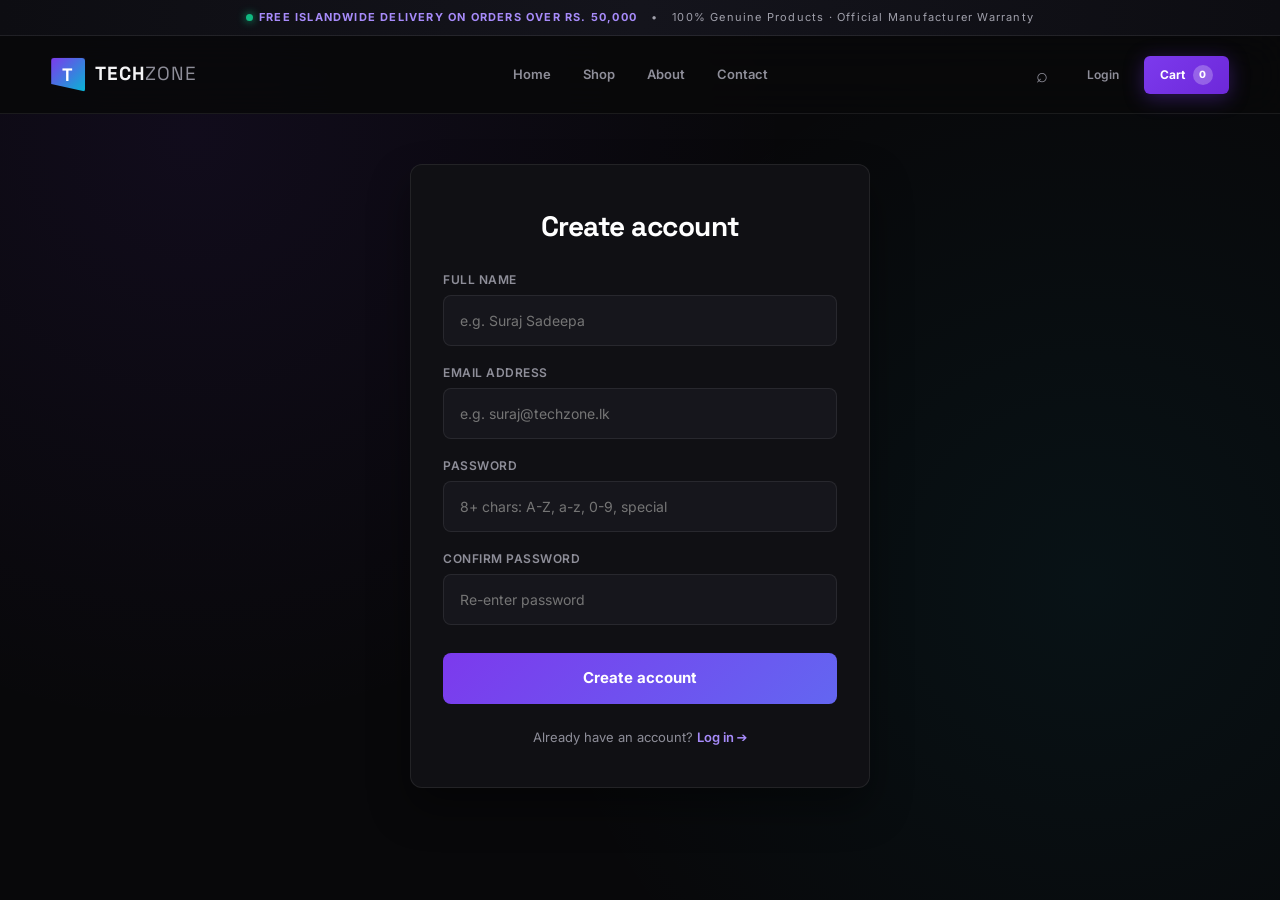
<file: register.html>
<!DOCTYPE html>
<html lang="en">
<head>
    <meta charset="UTF-8" />
    <meta name="viewport" content="width=device-width, initial-scale=1.0" />
    <title>Create Account — TechZone</title>
    <!-- Google Fonts -->
    <link rel="preconnect" href="https://fonts.googleapis.com" />
    <link rel="preconnect" href="https://fonts.gstatic.com" crossorigin />
    <link href="https://fonts.googleapis.com/css2?family=Inter:wght@400;500;600;700;800&family=Space+Grotesk:wght@500;600;700;800&display=swap" rel="stylesheet" />
    <link rel="stylesheet" href="css/home.css" />
    <style>
        .auth-container {
            max-width: 460px;
            margin: 50px auto 90px;
            padding: 40px 32px;
            background: var(--surface);
            border: 1px solid var(--line);
            border-radius: 12px;
            box-shadow: 0 20px 40px rgba(0, 0, 0, 0.4);
            text-align: center;
        }
        .auth-container h1 {
            font-family: 'Space Grotesk', sans-serif;
            font-size: 28px;
            color: #fff;
            margin-bottom: 24px;
            letter-spacing: -0.5px;
        }
        .auth-form-group {
            margin-bottom: 18px;
            text-align: left;
        }
        .auth-form-group label {
            display: block;
            font-size: 12px;
            font-weight: 600;
            color: var(--muted);
            margin-bottom: 6px;
            text-transform: uppercase;
            letter-spacing: 0.5px;
        }
        .auth-input {
            width: 100%;
            padding: 14px 16px;
            background: #16161c;
            border: 1px solid var(--line);
            border-radius: 8px;
            color: #fff;
            font-size: 14px;
            transition: border-color 0.2s;
        }
        .auth-input:focus {
            outline: none;
            border-color: var(--accent-light);
            box-shadow: 0 0 10px var(--accent-glow);
        }
        .auth-submit-btn {
            width: 100%;
            padding: 14px;
            background: linear-gradient(135deg, var(--accent), #6366f1);
            color: #fff;
            font-weight: 700;
            font-size: 15px;
            border: none;
            border-radius: 8px;
            cursor: pointer;
            margin-top: 10px;
            transition: transform 0.15s, box-shadow 0.15s;
        }
        .auth-submit-btn:hover {
            transform: translateY(-2px);
            box-shadow: 0 8px 20px var(--accent-glow);
        }
        .auth-footer-link {
            margin-top: 24px;
            font-size: 13px;
            color: var(--muted);
        }
        .auth-footer-link a {
            color: var(--accent-light);
            font-weight: 600;
            transition: color 0.2s;
        }
        .auth-footer-link a:hover {
            color: #fff;
            text-decoration: underline;
        }
        .auth-alert {
            display: none;
            padding: 12px;
            border-radius: 6px;
            font-size: 13px;
            margin-bottom: 20px;
            text-align: left;
        }
        .auth-alert.error {
            background: rgba(239, 68, 68, 0.15);
            border: 1px solid rgba(239, 68, 68, 0.3);
            color: #fca5a5;
        }
        .auth-alert.success {
            background: rgba(16, 185, 129, 0.15);
            border: 1px solid rgba(16, 185, 129, 0.3);
            color: #6ee7b7;
        }
    </style>
</head>
<body>

    <!-- ─── Announcement Bar ─── -->
    <div class="announcement">
        <span><i class="live-dot"></i> FREE ISLANDWIDE DELIVERY ON ORDERS OVER RS. 50,000</span>
        <span>•</span>
        <span>100% Genuine Products · Official Manufacturer Warranty</span>
    </div>

    <!-- ─── Header (Wireframe 8: TechZone / Home Shop) ─── -->
    <header class="header">
        <a class="logo" href="index.html" aria-label="TechZone Home">
            <span class="logo-mark">T</span>
            <span>TECH<span>ZONE</span></span>
        </a>

        <nav class="nav" aria-label="Main navigation" id="mainNav">
            <a class="" href="index.html">Home</a>
            <a class="" href="products.html">Shop</a>
            <a href="about.html">About</a>
            <a href="contact.html">Contact</a>
        </nav>

        <div class="header-actions">
            <button class="icon-btn" id="searchBtn" aria-label="Search Components">⌕</button>
            <button class="login-btn" id="loginBtn">Login</button>
            <button class="cart-btn" id="cartBtn" onclick="window.location.href='cart.html'">
                Cart <span id="cartCount">0</span>
            </button>
            <button class="menu-btn" id="menuBtn" aria-label="Toggle Mobile Menu">☰</button>
        </div>
    </header>

    <!-- ─── Wireframe 8 Layout: Create Account Box ─── -->
    <main>
        <div class="auth-container">
            <h1>Create account</h1>

            <div id="registerAlert" class="auth-alert"></div>

            <form id="registerForm" onsubmit="handleRegisterSubmit(event);">
                <div class="auth-form-group">
                    <label for="regFullName">Full Name</label>
                    <input type="text" id="regFullName" class="auth-input" placeholder="e.g. Suraj Sadeepa" required />
                </div>

                <div class="auth-form-group">
                    <label for="regEmail">Email Address</label>
                    <input type="email" id="regEmail" class="auth-input" placeholder="e.g. suraj@techzone.lk" required />
                </div>

                <div class="auth-form-group">
                    <label for="regPassword">Password</label>
                    <input type="password" id="regPassword" class="auth-input" placeholder="8+ chars: A-Z, a-z, 0-9, special" required />
                </div>

                <div class="auth-form-group">
                    <label for="regConfirmPassword">Confirm Password</label>
                    <input type="password" id="regConfirmPassword" class="auth-input" placeholder="Re-enter password" required />
                </div>

                <button type="submit" class="auth-submit-btn" id="regSubmitBtn">Create account</button>
            </form>

            <div class="auth-footer-link">
                Already have an account? <a href="login.html">Log in ➔</a>
            </div>
        </div>
    </main>

    <script src="js/cart_page.js"></script>
    <script src="js/auth.js"></script>
</body>
</html>
</file>
<file: css/home.css>
/* ─────────────────────────────────────────────────────────────
   TechZone — Home Page Dedicated CSS Design System
   Modern dark-themed PC hardware & gaming store styling
   ───────────────────────────────────────────────────────────── */

/* ── Reset & CSS Variables ── */
* {
    box-sizing: border-box;
    margin: 0;
    padding: 0;
}

:root {
    --bg: #08080a;
    --surface: #101014;
    --card: #16161c;
    --ink: #f4f4f6;
    --muted: #8e8e99;
    --line: rgba(255, 255, 255, 0.08);
    --soft: #1c1c24;
    --accent: #7c3aed;
    --accent-light: #a78bfa;
    --accent-glow: rgba(124, 58, 237, 0.35);
    --accent2: #06b6d4;
    --accent2-glow: rgba(6, 182, 212, 0.25);
    --dark: #08080a;
    --surface-light: #1e1e26;
    --success: #10b981;
    --warning: #f59e0b;
}

html {
    scroll-behavior: smooth;
}

body {
    background: var(--bg);
    color: var(--ink);
    font-family: 'Inter', system-ui, -apple-system, sans-serif;
    line-height: 1.5;
    background-image: 
        radial-gradient(circle at 15% 15%, rgba(124, 58, 237, 0.08), transparent 45%),
        radial-gradient(circle at 85% 65%, rgba(6, 182, 212, 0.06), transparent 45%);
    background-attachment: fixed;
    overflow-x: hidden;
}

/* ── Custom Futuristic Dark Theme Scrollbars ── */
::-webkit-scrollbar {
    width: 8px;
    height: 8px;
}
::-webkit-scrollbar-track {
    background: #0c0c12;
}
::-webkit-scrollbar-thumb {
    background: linear-gradient(180deg, var(--accent), var(--accent2));
    border-radius: 4px;
    border: 2px solid #0c0c12;
}
::-webkit-scrollbar-thumb:hover {
    background: linear-gradient(180deg, #8b5cf6, #22d3ee);
}

/* Firefox standard scrollbar */
* {
    scrollbar-width: thin;
    scrollbar-color: var(--accent) #0c0c12;
}

button,
input,
select {
    font: inherit;
}
button {
    cursor: pointer;
}
a {
    text-decoration: none;
    color: inherit;
}

/* ── Keyframes & Animations ── */
@keyframes pulseDot {
    0%, 100% { opacity: 1; transform: scale(1); }
    50% { opacity: 0.4; transform: scale(0.85); }
}

@keyframes floatOrb {
    0%, 100% { transform: translateY(0) scale(1); }
    50% { transform: translateY(-12px) scale(1.03); }
}

@keyframes modalFadeIn {
    from { opacity: 0; transform: scale(0.96) translateY(-10px); }
    to { opacity: 1; transform: scale(1) translateY(0); }
}

@keyframes toastIn {
    from { opacity: 0; transform: translateY(20px); }
    to { opacity: 1; transform: translateY(0); }
}

/* ── Announcement Bar ── */
.announcement {
    height: 36px;
    background: linear-gradient(90deg, #0d0d12, #14141c, #0d0d12);
    color: #a0a0ab;
    display: flex;
    justify-content: center;
    align-items: center;
    gap: 14px;
    font-size: 11px;
    letter-spacing: 1.2px;
    border-bottom: 1px solid var(--line);
}
.announcement span:first-child {
    color: var(--accent-light);
    font-weight: 700;
    display: inline-flex;
    align-items: center;
    gap: 6px;
}
.announcement .live-dot {
    width: 7px;
    height: 7px;
    background: var(--success);
    border-radius: 50%;
    box-shadow: 0 0 8px var(--success);
    animation: pulseDot 2s infinite ease-in-out;
}

/* ── Header ── */
.header {
    height: 78px;
    display: grid;
    grid-template-columns: 1fr auto 1fr;
    align-items: center;
    padding: 0 clamp(20px, 4vw, 55px);
    background: rgba(8, 8, 10, 0.88);
    border-bottom: 1px solid var(--line);
    position: sticky;
    top: 0;
    z-index: 20;
    backdrop-filter: blur(20px);
    -webkit-backdrop-filter: blur(20px);
}

.logo {
    display: flex;
    align-items: center;
    gap: 10px;
    font-family: 'Space Grotesk', sans-serif;
    font-size: 19px;
    font-weight: 700;
    letter-spacing: 1px;
}
.logo > span:last-child > span {
    font-weight: 400;
    color: var(--muted);
}
.logo-mark {
    width: 34px;
    height: 34px;
    background: linear-gradient(135deg, var(--accent), var(--accent2));
    color: #fff;
    display: grid;
    place-items: center;
    font-weight: 800;
    font-size: 18px;
    clip-path: polygon(0 0, 100% 0, 100% 100%, 0 78%);
    border-radius: 3px;
    box-shadow: 0 0 15px var(--accent-glow);
}

.nav {
    display: flex;
    gap: 32px;
    font-size: 13px;
    font-weight: 600;
    color: var(--muted);
}
.nav a {
    padding: 8px 0;
    position: relative;
    transition: color 0.25s ease;
}
.nav a:hover,
.nav .active {
    color: var(--ink);
}
.nav .active:after {
    content: '';
    height: 2px;
    position: absolute;
    left: 0;
    right: 0;
    bottom: 1px;
    background: linear-gradient(90deg, var(--accent), var(--accent2));
    border-radius: 2px;
    box-shadow: 0 0 10px var(--accent-glow);
}

.header-actions {
    justify-self: end;
    display: flex;
    align-items: center;
    gap: 10px;
}
.icon-btn,
.login-btn,
.cart-btn,
.menu-btn {
    border: 0;
    background: transparent;
    padding: 9px 14px;
    color: var(--ink);
    transition: all 0.2s ease;
    border-radius: 6px;
}
.icon-btn {
    font-size: 20px;
    line-height: 1;
    color: var(--muted);
}
.icon-btn:hover {
    color: #fff;
    background: var(--soft);
}
.login-btn {
    font-size: 12px;
    font-weight: 600;
    color: var(--muted);
    border: 1px solid transparent;
}
.login-btn:hover {
    color: #fff;
    border-color: var(--line);
    background: var(--soft);
}

/* ── Practical Milestone 2: User Navbar Widget & Dropdown ── */
.user-nav-widget {
    display: inline-flex;
    align-items: center;
    gap: 8px;
    padding: 4px 10px 4px 6px;
    background: var(--surface);
    border: 1px solid var(--line);
    border-radius: 30px;
    transition: border-color 0.2s, box-shadow 0.2s;
    position: relative;
    cursor: pointer;
}
.user-nav-widget:hover {
    border-color: var(--accent-light);
    box-shadow: 0 0 12px var(--accent-glow);
}
.user-avatar-img {
    width: 28px;
    height: 28px;
    border-radius: 50%;
    object-fit: cover;
    border: 1.5px solid var(--accent-light);
}
.user-nav-name {
    font-size: 12px;
    font-weight: 700;
    color: #fff;
    max-width: 110px;
    white-space: nowrap;
    overflow: hidden;
    text-overflow: ellipsis;
}
.user-profile-menu {
    display: none;
    position: absolute;
    top: calc(100% + 10px);
    right: 0;
    width: 190px;
    background: #14141a;
    border: 1px solid var(--line);
    border-radius: 8px;
    box-shadow: 0 12px 30px rgba(0, 0, 0, 0.6);
    padding: 8px 0;
    z-index: 100;
}
.user-profile-menu.active {
    display: block;
}
.user-profile-menu a,
.user-profile-menu button {
    display: flex;
    align-items: center;
    gap: 10px;
    width: 100%;
    padding: 10px 16px;
    font-size: 13px;
    font-weight: 600;
    color: var(--muted);
    background: transparent;
    border: none;
    text-align: left;
    cursor: pointer;
    transition: background 0.15s, color 0.15s;
}
.user-profile-menu a:hover,
.user-profile-menu button:hover {
    background: var(--soft);
    color: #fff;
}
.user-profile-menu button.logout-item {
    color: #fca5a5;
    border-top: 1px solid var(--line);
    margin-top: 4px;
    padding-top: 10px;
}
.user-profile-menu button.logout-item:hover {
    background: rgba(239, 68, 68, 0.15);
    color: #ef4444;
}
.cart-btn {
    background: linear-gradient(135deg, var(--accent), #6d28d9);
    color: #fff;
    font-size: 12px;
    padding: 9px 16px;
    border-radius: 6px;
    display: flex;
    align-items: center;
    gap: 8px;
    font-weight: 700;
    box-shadow: 0 4px 20px var(--accent-glow);
    transition: all 0.25s cubic-bezier(0.16, 1, 0.3, 1);
}
.cart-btn:hover {
    transform: translateY(-2px);
    box-shadow: 0 8px 25px rgba(124, 58, 237, 0.45);
}
.cart-btn span {
    display: inline-grid;
    place-items: center;
    min-width: 20px;
    height: 20px;
    border-radius: 50%;
    background: rgba(255, 255, 255, 0.25);
    color: #fff;
    font-size: 10px;
    font-weight: 800;
}
.menu-btn {
    display: none;
    font-size: 22px;
    color: #ccc;
}

/* ── Hero Section ── */
.hero {
    max-width: 1280px;
    margin: auto;
    min-height: 640px;
    padding: 62px clamp(20px, 5vw, 70px) 70px;
    display: grid;
    grid-template-columns: 1.02fr 0.98fr;
    gap: 70px;
    align-items: center;
}

.hero-copy {
    padding-bottom: 12px;
}

.pill {
    display: inline-flex;
    align-items: center;
    gap: 8px;
    padding: 7px 14px;
    background: var(--surface);
    border: 1px solid var(--line);
    border-radius: 100px;
    color: var(--accent-light);
    font-size: 11px;
    letter-spacing: 1.4px;
    font-weight: 700;
    box-shadow: 0 4px 15px rgba(0, 0, 0, 0.3);
}
.pill span {
    width: 7px;
    height: 7px;
    background: var(--accent);
    border-radius: 50%;
    box-shadow: 0 0 10px var(--accent);
}

.hero h1 {
    font-family: 'Space Grotesk', sans-serif;
    font-size: clamp(54px, 6.8vw, 92px);
    line-height: 0.92;
    letter-spacing: -3.5px;
    margin: 26px 0 22px;
    color: #fff;
}
.hero h1 em {
    font-style: normal;
    background: linear-gradient(135deg, #a78bfa, var(--accent), var(--accent2));
    -webkit-background-clip: text;
    -webkit-text-fill-color: transparent;
    background-clip: text;
}

.hero-copy > p {
    max-width: 490px;
    color: var(--muted);
    font-size: 16px;
    line-height: 1.7;
}

.hero-actions {
    display: flex;
    align-items: center;
    gap: 14px;
    margin-top: 36px;
}

.primary-btn {
    display: inline-flex;
    align-items: center;
    justify-content: center;
    gap: 12px;
    padding: 14px 24px;
    background: linear-gradient(135deg, var(--accent), #6d28d9);
    color: #fff;
    border: 1px solid rgba(167, 139, 250, 0.3);
    font-size: 13px;
    font-weight: 700;
    border-radius: 6px;
    box-shadow: 0 6px 24px var(--accent-glow);
    transition: all 0.25s cubic-bezier(0.16, 1, 0.3, 1);
}
.primary-btn:hover {
    transform: translateY(-2px);
    box-shadow: 0 12px 32px rgba(124, 58, 237, 0.45);
    background: linear-gradient(135deg, #8b5cf6, #7c3aed);
}

.secondary-btn {
    padding: 14px 24px;
    background: var(--surface);
    border: 1px solid var(--line);
    font-size: 13px;
    font-weight: 700;
    border-radius: 6px;
    color: #ccc;
    transition: all 0.25s ease;
}
.secondary-btn:hover {
    background: var(--soft);
    color: #fff;
    border-color: rgba(255, 255, 255, 0.2);
}

.trust-row {
    display: flex;
    gap: 0;
    margin-top: 52px;
}
.trust-row div {
    padding-right: 32px;
    margin-right: 32px;
    border-right: 1px solid var(--line);
}
.trust-row div:last-child {
    border: 0;
}
.trust-row strong {
    display: block;
    font-family: 'Space Grotesk', sans-serif;
    font-size: 22px;
    color: #fff;
}
.trust-row span {
    display: block;
    color: var(--muted);
    font-size: 10px;
    text-transform: uppercase;
    letter-spacing: 1px;
    margin-top: 3px;
}

/* ── Hero Showcase ── */
.hero-showcase {
    height: 490px;
    position: relative;
    background: linear-gradient(145deg, #101016, #0c0c10);
    overflow: hidden;
    color: #fff;
    padding: 24px;
    border-radius: 12px;
    border: 1px solid var(--line);
    box-shadow: 0 25px 70px rgba(0, 0, 0, 0.7), inset 0 1px 0 rgba(255, 255, 255, 0.08);
}
.hero-showcase:before {
    content: '';
    position: absolute;
    inset: 0;
    background: 
        radial-gradient(circle at 70% 20%, rgba(124, 58, 237, 0.22), transparent 45%),
        radial-gradient(circle at 20% 80%, rgba(6, 182, 212, 0.18), transparent 40%);
    pointer-events: none;
}

.showcase-badge {
    position: absolute;
    top: 24px;
    left: 24px;
    z-index: 2;
    padding: 6px 12px;
    background: rgba(255, 255, 255, 0.05);
    border: 1px solid var(--line);
    border-radius: 4px;
    font-size: 10px;
    letter-spacing: 1px;
    font-weight: 700;
    color: var(--accent-light);
}

.hero-showcase-img {
    width: 100%;
    height: 100%;
    object-fit: cover;
    border-radius: 10px;
    filter: brightness(0.92) contrast(1.08);
    transition: transform 0.6s cubic-bezier(0.16, 1, 0.3, 1);
    box-shadow: 0 15px 45px rgba(0,0,0,0.8);
}
.hero-showcase:hover .hero-showcase-img {
    transform: scale(1.05);
}

.visual-lines {
    position: absolute;
    top: 24px;
    right: 24px;
    font-size: 10px;
    font-weight: 700;
    letter-spacing: 2px;
    color: var(--accent-light);
    background: rgba(8, 8, 12, 0.75);
    padding: 6px 12px;
    border-radius: 4px;
    border: 1px solid var(--line);
    backdrop-filter: blur(8px);
    z-index: 2;
}

.spec-card {
    position: absolute;
    left: 24px;
    right: 24px;
    bottom: 24px;
    background: rgba(16, 16, 22, 0.9);
    border: 1px solid var(--line);
    backdrop-filter: blur(12px);
    border-radius: 8px;
    padding: 16px 20px;
    display: grid;
    grid-template-columns: repeat(4, 1fr);
    text-align: center;
}
.spec-card div {
    border-right: 1px solid var(--line);
}
.spec-card div:last-child {
    border-right: 0;
}
.spec-card span {
    font-size: 9px;
    letter-spacing: 1px;
    color: var(--muted);
    font-weight: 700;
}
.spec-card strong {
    display: block;
    font-size: 11px;
    margin-top: 4px;
    color: #fff;
    font-weight: 700;
    letter-spacing: 0.3px;
}

/* ── Sections ── */
.section {
    max-width: 1280px;
    margin: auto;
    padding: 80px clamp(20px, 5vw, 70px);
}

.section-head {
    display: flex;
    justify-content: space-between;
    align-items: flex-end;
    margin-bottom: 35px;
}
.overline {
    font-size: 11px;
    letter-spacing: 2px;
    color: var(--accent-light);
    font-weight: 800;
    text-transform: uppercase;
}
.section-head h2 {
    font-family: 'Space Grotesk', sans-serif;
    font-size: 38px;
    letter-spacing: -1.5px;
    margin-top: 6px;
    color: #fff;
}
.section-head h2 span,
.banner h2 span {
    color: var(--muted);
}

.text-link {
    border: 0;
    background: transparent;
    font-size: 12px;
    font-weight: 700;
    text-decoration: underline;
    padding: 8px 14px;
    color: var(--muted);
    transition: all 0.2s ease;
    border-radius: 4px;
}
.text-link:hover {
    color: #fff;
    background: var(--soft);
}

/* ── Category Grid ── */
.category-grid {
    display: grid;
    grid-template-columns: repeat(4, 1fr);
    border-top: 1px solid var(--line);
    border-left: 1px solid var(--line);
    border-radius: 8px;
    overflow: hidden;
}
.category-card {
    text-align: left;
    position: relative;
    height: 195px;
    border: 0;
    border-right: 1px solid var(--line);
    border-bottom: 1px solid var(--line);
    padding: 22px;
    background: var(--surface);
    overflow: hidden;
    transition: all 0.3s cubic-bezier(0.16, 1, 0.3, 1);
    color: #ccc;
}
.category-card:before {
    content: '';
    position: absolute;
    width: 160px;
    height: 160px;
    border-radius: 50%;
    right: -55px;
    bottom: -70px;
    background: var(--soft);
    transition: all 0.4s ease;
}
.category-card:hover:before,
.category-card.selected:before {
    background: var(--accent);
    opacity: 0.18;
    transform: scale(1.35);
}
.category-card:hover,
.category-card.selected {
    background: var(--card);
    color: #fff;
}

.category-number {
    font-size: 11px;
    color: var(--muted);
    font-weight: 700;
    font-family: 'Space Grotesk', sans-serif;
}
.category-img-wrap {
    position: absolute;
    top: 18px;
    right: 18px;
    width: 68px;
    height: 68px;
    border-radius: 8px;
    overflow: hidden;
    border: 1px solid var(--line);
    box-shadow: 0 4px 15px rgba(0, 0, 0, 0.4);
    background: var(--surface-light);
    transition: all 0.3s cubic-bezier(0.16, 1, 0.3, 1);
}
.category-img {
    width: 100%;
    height: 100%;
    object-fit: cover;
    transition: transform 0.3s ease;
}
.category-card:hover .category-img-wrap {
    border-color: var(--accent);
    box-shadow: 0 0 18px var(--accent-glow);
    transform: scale(1.1);
}
.category-card:hover .category-img {
    transform: scale(1.12);
}

.product-photo {
    width: 100%;
    height: 100%;
    object-fit: cover;
    border-radius: 6px;
    transition: transform 0.4s cubic-bezier(0.16, 1, 0.3, 1);
}
.product-card:hover .product-photo {
    transform: scale(1.08) rotate(-1deg);
}
.category-card h3 {
    position: absolute;
    left: 22px;
    bottom: 44px;
    font-family: 'Space Grotesk', sans-serif;
    font-size: 18px;
    color: #fff;
}
.category-card p {
    position: absolute;
    left: 22px;
    bottom: 22px;
    font-size: 11px;
    color: var(--muted);
}
.category-card .arrow {
    position: absolute;
    right: 22px;
    bottom: 22px;
    font-size: 14px;
    opacity: 0;
    transform: translate(-4px, 4px);
    transition: all 0.25s ease;
}
.category-card:hover .arrow,
.category-card.selected .arrow {
    opacity: 1;
    transform: translate(0, 0);
    color: var(--accent-light);
}

/* ── Filter Bar ── */
.filter-bar {
    display: flex;
    gap: 10px;
    flex-wrap: wrap;
    margin-bottom: 28px;
    padding-bottom: 12px;
    border-bottom: 1px solid var(--line);
}
.filter-pill {
    padding: 8px 18px;
    border-radius: 100px;
    background: var(--surface);
    border: 1px solid var(--line);
    color: var(--muted);
    font-size: 12px;
    font-weight: 600;
    transition: all 0.2s ease;
}
.filter-pill:hover,
.filter-pill.active {
    background: var(--accent);
    color: #fff;
    border-color: var(--accent-light);
    box-shadow: 0 0 14px var(--accent-glow);
}

/* ── Product Grid ── */
.product-grid {
    display: grid;
    grid-template-columns: repeat(4, 1fr);
    gap: 22px;
}
.product-card {
    background: var(--surface);
    border: 1px solid var(--line);
    border-radius: 10px;
    padding: 18px;
    display: flex;
    flex-direction: column;
    justify-content: space-between;
    position: relative;
    transition: all 0.3s cubic-bezier(0.16, 1, 0.3, 1);
    box-shadow: 0 10px 30px rgba(0, 0, 0, 0.25);
}
.product-card:hover {
    transform: translateY(-5px);
    border-color: rgba(124, 58, 237, 0.4);
    box-shadow: 0 18px 45px rgba(0, 0, 0, 0.5), 0 0 20px var(--accent-glow);
    background: var(--card);
}

.product-tag {
    position: absolute;
    top: 14px;
    left: 14px;
    font-size: 9px;
    font-weight: 800;
    letter-spacing: 0.8px;
    padding: 4px 9px;
    border-radius: 4px;
    background: rgba(124, 58, 237, 0.15);
    color: var(--accent-light);
    border: 1px solid rgba(124, 58, 237, 0.3);
    z-index: 2;
}

.product-image {
    height: 190px;
    background: radial-gradient(circle at center, #1c1c26 0%, #101014 80%);
    border-radius: 6px;
    margin-bottom: 16px;
    display: flex;
    align-items: center;
    justify-content: center;
    position: relative;
    overflow: hidden;
    border: 1px solid rgba(255, 255, 255, 0.04);
}

.model-visual-card {
    position: relative;
    width: 100%;
    height: 100%;
    overflow: hidden;
    border-radius: 6px;
}
.model-overlay-badge {
    position: absolute;
    bottom: 10px;
    right: 10px;
    font-family: 'Space Grotesk', sans-serif;
    font-size: 9px;
    font-weight: 800;
    letter-spacing: 0.8px;
    padding: 4px 10px;
    border-radius: 5px;
    background: rgba(10, 10, 16, 0.88);
    color: #fff;
    border: 1px solid rgba(255, 255, 255, 0.22);
    backdrop-filter: blur(8px);
    -webkit-backdrop-filter: blur(8px);
    z-index: 3;
    box-shadow: 0 4px 14px rgba(0, 0, 0, 0.6);
    transition: all 0.3s ease;
}
.product-card:hover .model-overlay-badge {
    transform: scale(1.05);
    border-color: rgba(255, 255, 255, 0.45);
    box-shadow: 0 0 15px rgba(255, 255, 255, 0.25);
}
.intel-badge { border-color: #0284c7; color: #38bdf8; background: rgba(2, 132, 199, 0.2); }
.amd-badge { border-color: #ea580c; color: #fb923c; background: rgba(234, 88, 12, 0.2); }
.msi-badge { border-color: #dc2626; color: #f87171; background: rgba(220, 38, 38, 0.2); }
.rog-badge { border-color: #e11d48; color: #fb7185; background: rgba(225, 29, 72, 0.2); }
.corsair-badge { border-color: #eab308; color: #fde047; background: rgba(234, 179, 8, 0.2); }
.samsung-badge { border-color: #0284c7; color: #38bdf8; background: rgba(2, 132, 199, 0.2); }
.nzxt-badge { border-color: #a855f7; color: #c084fc; background: rgba(168, 85, 247, 0.2); }
.razer-badge { border-color: #22c55e; color: #4ade80; background: rgba(34, 197, 94, 0.2); }

.intel-chip-overlay {
    position: absolute;
    top: 50%;
    left: 50%;
    transform: translate(-50%, -50%);
    width: 105px;
    height: 105px;
    background: linear-gradient(135deg, #1e293b, #0f172a);
    border: 2px solid #0284c7;
    border-radius: 8px;
    box-shadow: 0 0 20px rgba(2, 132, 199, 0.5), inset 0 0 12px rgba(56, 189, 248, 0.25);
    display: flex;
    flex-direction: column;
    align-items: center;
    justify-content: center;
    z-index: 2;
    text-align: center;
    padding: 6px;
}
.intel-chip-overlay .intel-brand {
    font-family: 'Space Grotesk', sans-serif;
    font-size: 13px;
    font-weight: 800;
    color: #38bdf8;
    letter-spacing: 1.5px;
    text-shadow: 0 0 8px rgba(56, 189, 248, 0.6);
}
.intel-chip-overlay .intel-series {
    font-size: 10px;
    font-weight: 700;
    color: #fff;
    margin-top: 2px;
}
.intel-chip-overlay .intel-gen {
    font-size: 8px;
    color: #94a3b8;
    margin-top: 2px;
    letter-spacing: 0.5px;
}

.amd-chip-overlay {
    position: absolute;
    top: 50%;
    left: 50%;
    transform: translate(-50%, -50%);
    width: 105px;
    height: 105px;
    background: linear-gradient(135deg, #271c19, #120a08);
    border: 2px solid #ea580c;
    border-radius: 8px;
    box-shadow: 0 0 20px rgba(234, 88, 12, 0.5), inset 0 0 12px rgba(251, 146, 60, 0.25);
    display: flex;
    flex-direction: column;
    align-items: center;
    justify-content: center;
    z-index: 2;
    text-align: center;
    padding: 6px;
}
.amd-chip-overlay .amd-brand {
    font-family: 'Space Grotesk', sans-serif;
    font-size: 13px;
    font-weight: 800;
    color: #fb923c;
    letter-spacing: 1.5px;
    text-shadow: 0 0 8px rgba(251, 146, 60, 0.6);
}
.amd-chip-overlay .amd-series {
    font-size: 10px;
    font-weight: 700;
    color: #fff;
    margin-top: 2px;
}
.amd-chip-overlay .amd-gen {
    font-size: 8px;
    color: #94a3b8;
    margin-top: 2px;
    letter-spacing: 0.5px;
}

.cooler-lcd-overlay {
    position: absolute;
    top: 50%;
    left: 50%;
    transform: translate(-50%, -50%);
    width: 105px;
    height: 105px;
    background: radial-gradient(circle, #180928 30%, #090312 90%);
    border: 3px solid #a855f7;
    border-radius: 50%;
    box-shadow: 0 0 25px rgba(168, 85, 247, 0.6), inset 0 0 15px rgba(192, 132, 252, 0.4);
    display: flex;
    flex-direction: column;
    align-items: center;
    justify-content: center;
    z-index: 2;
    text-align: center;
}
.cooler-lcd-overlay .temp-val {
    font-family: 'Space Grotesk', sans-serif;
    font-size: 20px;
    font-weight: 900;
    color: #c084fc;
    letter-spacing: -0.5px;
    text-shadow: 0 0 12px rgba(192, 132, 252, 0.8);
    line-height: 1;
}
.cooler-lcd-overlay .temp-label {
    font-size: 7px;
    font-weight: 800;
    color: #e9d5ff;
    letter-spacing: 1px;
    margin-top: 3px;
}
.cooler-lcd-overlay .brand-name {
    font-size: 7px;
    color: #a855f7;
    font-weight: 700;
    margin-top: 4px;
}

.keyboard-hud-overlay {
    position: absolute;
    top: 50%;
    left: 50%;
    transform: translate(-50%, -50%);
    width: 85%;
    height: 65%;
    border: 1.5px solid rgba(6, 182, 212, 0.6);
    border-radius: 8px;
    background: radial-gradient(ellipse at center, rgba(6, 182, 212, 0.2) 0%, rgba(10, 10, 25, 0.88) 85%);
    box-shadow: 0 0 25px rgba(6, 182, 212, 0.5), inset 0 0 15px rgba(34, 211, 238, 0.25);
    display: flex;
    flex-direction: column;
    align-items: center;
    justify-content: center;
    z-index: 2;
    padding: 8px;
}
.keyboard-hud-overlay .hud-title {
    font-family: 'Space Grotesk', sans-serif;
    font-size: 13px;
    font-weight: 900;
    color: #22d3ee;
    letter-spacing: 2px;
    text-shadow: 0 0 10px rgba(34, 211, 238, 0.9);
}
.keyboard-hud-overlay .hud-sub {
    font-size: 8px;
    font-weight: 800;
    color: #a5f3fc;
    letter-spacing: 1px;
    margin-top: 4px;
    background: rgba(6, 182, 212, 0.25);
    padding: 2px 8px;
    border-radius: 4px;
    border: 1px solid rgba(34, 211, 238, 0.4);
}

/* ── GPU Cyberpunk HUD Overlay ── */
.gpu-hud-overlay {
    position: absolute;
    top: 50%;
    left: 50%;
    transform: translate(-50%, -50%);
    width: 80%;
    height: 60%;
    border: 1.5px solid rgba(16, 185, 129, 0.6);
    border-radius: 8px;
    background: radial-gradient(circle, rgba(16, 185, 129, 0.18) 0%, rgba(8, 20, 15, 0.85) 90%);
    box-shadow: 0 0 20px rgba(16, 185, 129, 0.45);
    display: flex;
    flex-direction: column;
    align-items: center;
    justify-content: center;
    z-index: 2;
}
.gpu-hud-overlay .hud-gpu-title {
    font-family: 'Space Grotesk', sans-serif;
    font-size: 12px;
    font-weight: 900;
    color: #34d399;
    letter-spacing: 1.5px;
    text-shadow: 0 0 8px rgba(52, 211, 153, 0.8);
}
.gpu-hud-overlay .hud-gpu-sub {
    font-size: 8px;
    font-weight: 800;
    color: #a7f3d0;
    margin-top: 3px;
    letter-spacing: 1px;
}

/* ── RAM Frequency HUD Overlay ── */
.ram-hud-overlay {
    position: absolute;
    top: 50%;
    left: 50%;
    transform: translate(-50%, -50%);
    width: 78%;
    height: 58%;
    border: 1.5px solid rgba(168, 85, 247, 0.65);
    border-radius: 8px;
    background: radial-gradient(circle, rgba(168, 85, 247, 0.2) 0%, rgba(15, 8, 25, 0.88) 90%);
    box-shadow: 0 0 22px rgba(168, 85, 247, 0.5);
    display: flex;
    flex-direction: column;
    align-items: center;
    justify-content: center;
    z-index: 2;
}
.ram-hud-overlay .ram-freq {
    font-family: 'Space Grotesk', sans-serif;
    font-size: 14px;
    font-weight: 900;
    color: #c084fc;
    letter-spacing: 1.5px;
    text-shadow: 0 0 10px rgba(192, 132, 252, 0.9);
}
.ram-hud-overlay .ram-label {
    font-size: 8px;
    font-weight: 800;
    color: #e9d5ff;
    margin-top: 2px;
}

/* ── SSD Speedometer HUD Overlay ── */
.ssd-speed-overlay {
    position: absolute;
    top: 50%;
    left: 50%;
    transform: translate(-50%, -50%);
    width: 82%;
    height: 60%;
    border: 1.5px solid rgba(56, 189, 248, 0.6);
    border-radius: 8px;
    background: radial-gradient(circle, rgba(56, 189, 248, 0.2) 0%, rgba(8, 16, 28, 0.88) 90%);
    box-shadow: 0 0 22px rgba(56, 189, 248, 0.5);
    display: flex;
    flex-direction: column;
    align-items: center;
    justify-content: center;
    z-index: 2;
}
.ssd-speed-overlay .ssd-speed {
    font-family: 'Space Grotesk', sans-serif;
    font-size: 14px;
    font-weight: 900;
    color: #38bdf8;
    letter-spacing: 1px;
    text-shadow: 0 0 10px rgba(56, 189, 248, 0.9);
}
.ssd-speed-overlay .ssd-gen {
    font-size: 8px;
    font-weight: 800;
    color: #bae6fd;
    margin-top: 2px;
}

/* ── PSU OLED Live Wattage Screen Overlay ── */
.psu-oled-overlay {
    position: absolute;
    top: 50%;
    left: 50%;
    transform: translate(-50%, -50%);
    width: 80%;
    height: 60%;
    border: 2px solid #f59e0b;
    border-radius: 8px;
    background: radial-gradient(circle, rgba(245, 158, 11, 0.2) 0%, rgba(20, 14, 5, 0.92) 90%);
    box-shadow: 0 0 22px rgba(245, 158, 11, 0.5);
    display: flex;
    flex-direction: column;
    align-items: center;
    justify-content: center;
    z-index: 2;
}
.psu-oled-overlay .watt-val {
    font-family: 'Space Grotesk', sans-serif;
    font-size: 16px;
    font-weight: 900;
    color: #fbbf24;
    letter-spacing: 1px;
    text-shadow: 0 0 12px rgba(251, 191, 36, 0.9);
}
.psu-oled-overlay .watt-label {
    font-size: 8px;
    font-weight: 800;
    color: #fef3c7;
    margin-top: 2px;
}

/* ── Mouse Laser Targeting HUD Overlay ── */
.mouse-target-overlay {
    position: absolute;
    top: 50%;
    left: 50%;
    transform: translate(-50%, -50%);
    width: 80%;
    height: 60%;
    border: 1.5px solid rgba(74, 222, 128, 0.65);
    border-radius: 8px;
    background: radial-gradient(circle, rgba(74, 222, 128, 0.2) 0%, rgba(6, 20, 12, 0.88) 90%);
    box-shadow: 0 0 22px rgba(74, 222, 128, 0.5);
    display: flex;
    flex-direction: column;
    align-items: center;
    justify-content: center;
    z-index: 2;
}
.mouse-target-overlay .dpi-val {
    font-family: 'Space Grotesk', sans-serif;
    font-size: 13px;
    font-weight: 900;
    color: #4ade80;
    letter-spacing: 1.5px;
    text-shadow: 0 0 10px rgba(74, 222, 128, 0.9);
}
.mouse-target-overlay .dpi-label {
    font-size: 8px;
    font-weight: 800;
    color: #bbf7d0;
    margin-top: 2px;
}

/* ── Monitor Hologram HUD Overlay ── */
.monitor-hologram-overlay {
    position: absolute;
    top: 50%;
    left: 50%;
    transform: translate(-50%, -50%);
    width: 85%;
    height: 65%;
    border: 1.5px solid rgba(225, 29, 72, 0.65);
    border-radius: 8px;
    background: radial-gradient(circle, rgba(225, 29, 72, 0.2) 0%, rgba(20, 5, 10, 0.88) 90%);
    box-shadow: 0 0 22px rgba(225, 29, 72, 0.5);
    display: flex;
    flex-direction: column;
    align-items: center;
    justify-content: center;
    z-index: 2;
}
.monitor-hologram-overlay .holo-title {
    font-family: 'Space Grotesk', sans-serif;
    font-size: 13px;
    font-weight: 900;
    color: #fb7185;
    letter-spacing: 1.5px;
    text-shadow: 0 0 10px rgba(251, 113, 133, 0.9);
}
.monitor-hologram-overlay .holo-sub {
    font-size: 8px;
    font-weight: 800;
    color: #fecdd3;
    margin-top: 2px;
}

.product-info h4 {
    font-size: 14px;
    font-weight: 700;
    margin-bottom: 6px;
    color: #fff;
    line-height: 1.35;
}
.product-info p {
    color: var(--muted);
    font-size: 12px;
    margin-bottom: 14px;
    line-height: 1.4;
}

.product-rating {
    display: flex;
    align-items: center;
    gap: 4px;
    font-size: 11px;
    color: var(--warning);
    margin-bottom: 12px;
}
.product-rating span {
    color: var(--muted);
    font-size: 10px;
    margin-left: 2px;
}

.product-bottom {
    display: flex;
    align-items: center;
    justify-content: space-between;
    margin-top: 10px;
    padding-top: 12px;
    border-top: 1px solid var(--line);
}
.price {
    font-family: 'Space Grotesk', sans-serif;
    font-size: 17px;
    font-weight: 700;
    color: #fff;
}
.add-btn {
    width: 38px;
    height: 38px;
    border-radius: 6px;
    border: 1px solid var(--line);
    background: var(--surface);
    color: #fff;
    font-size: 16px;
    display: grid;
    place-items: center;
    transition: all 0.2s ease;
}
.add-btn:hover {
    background: var(--accent);
    border-color: var(--accent-light);
    box-shadow: 0 0 15px var(--accent-glow);
    transform: scale(1.05);
}
.add-btn.added {
    background: var(--success);
    border-color: var(--success);
}

/* ── Banner Section ── */
.banner {
    max-width: 1280px;
    margin: 40px auto;
    padding: clamp(35px, 6vw, 65px);
    background: linear-gradient(135deg, #14121e 0%, #0d0d12 60%, #09131a 100%);
    border: 1px solid var(--line);
    border-radius: 12px;
    display: grid;
    grid-template-columns: 1fr auto;
    align-items: center;
    gap: 40px;
    position: relative;
    overflow: hidden;
    box-shadow: 0 25px 60px rgba(0, 0, 0, 0.5);
}
.banner:before {
    content: '';
    position: absolute;
    top: -50%;
    right: -10%;
    width: 400px;
    height: 400px;
    background: radial-gradient(circle, rgba(6, 182, 212, 0.15), transparent 70%);
    pointer-events: none;
}
.banner h2 {
    font-family: 'Space Grotesk', sans-serif;
    font-size: clamp(32px, 4vw, 50px);
    line-height: 1.05;
    letter-spacing: -2px;
    color: #fff;
    margin-top: 10px;
}
.banner p {
    color: var(--muted);
    margin-top: 12px;
    font-size: 15px;
    max-width: 500px;
}

.countdown-box {
    display: flex;
    gap: 12px;
    margin-top: 20px;
}
.count-unit {
    background: rgba(255, 255, 255, 0.05);
    border: 1px solid var(--line);
    padding: 8px 14px;
    border-radius: 6px;
    text-align: center;
}
.count-unit strong {
    display: block;
    font-family: 'Space Grotesk', sans-serif;
    font-size: 20px;
    color: var(--accent2);
}
.count-unit span {
    font-size: 9px;
    color: var(--muted);
    letter-spacing: 1px;
}

/* ── Why Choose Us ── */
.why-us-grid {
    display: grid;
    grid-template-columns: repeat(4, 1fr);
    gap: 20px;
    margin-top: 30px;
}
.feature-card {
    background: var(--surface);
    border: 1px solid var(--line);
    padding: 28px 24px;
    border-radius: 10px;
    transition: all 0.3s ease;
}
.feature-card:hover {
    background: var(--card);
    border-color: rgba(124, 58, 237, 0.3);
    transform: translateY(-4px);
}
.feature-icon {
    width: 48px;
    height: 48px;
    border-radius: 8px;
    background: rgba(124, 58, 237, 0.12);
    color: var(--accent-light);
    display: grid;
    place-items: center;
    font-size: 22px;
    margin-bottom: 18px;
    border: 1px solid rgba(124, 58, 237, 0.2);
}
.feature-card h3 {
    font-family: 'Space Grotesk', sans-serif;
    font-size: 18px;
    color: #fff;
    margin-bottom: 8px;
}
.feature-card p {
    font-size: 13px;
    color: var(--muted);
    line-height: 1.6;
}

/* ── Testimonials Grid ── */
.reviews-grid {
    display: grid;
    grid-template-columns: repeat(3, 1fr);
    gap: 22px;
    margin-top: 30px;
}
.review-card {
    background: var(--surface);
    border: 1px solid var(--line);
    border-radius: 10px;
    padding: 24px;
}
.review-stars {
    color: var(--warning);
    font-size: 14px;
    margin-bottom: 12px;
}
.review-card p {
    font-size: 13px;
    color: #ccc;
    line-height: 1.6;
    margin-bottom: 16px;
    font-style: italic;
}
.reviewer {
    display: flex;
    align-items: center;
    gap: 12px;
}
.avatar {
    width: 36px;
    height: 36px;
    border-radius: 50%;
    background: linear-gradient(135deg, var(--accent), var(--accent2));
    display: grid;
    place-items: center;
    font-weight: 800;
    font-size: 14px;
    color: #fff;
}
.reviewer-info strong {
    display: block;
    font-size: 13px;
    color: #fff;
}
.reviewer-info span {
    font-size: 11px;
    color: var(--muted);
}

/* ── Newsletter Card ── */
.newsletter-card {
    background: linear-gradient(135deg, #101016, #161622);
    border: 1px solid var(--line);
    border-radius: 12px;
    padding: 50px clamp(20px, 4vw, 60px);
    display: grid;
    grid-template-columns: 1fr auto;
    gap: 30px;
    align-items: center;
    margin-top: 40px;
}
.newsletter-card h3 {
    font-family: 'Space Grotesk', sans-serif;
    font-size: 28px;
    color: #fff;
    margin-bottom: 6px;
}
.newsletter-card p {
    color: var(--muted);
    font-size: 14px;
}
.newsletter-form {
    display: flex;
    gap: 10px;
}
.newsletter-input {
    width: 280px;
    padding: 12px 18px;
    background: var(--surface);
    border: 1px solid var(--line);
    border-radius: 6px;
    color: #fff;
    font-size: 13px;
    outline: none;
}
.newsletter-input:focus {
    border-color: var(--accent);
}

/* ── Modals & Drawers ── */
.modal-overlay {
    position: fixed;
    inset: 0;
    background: rgba(0, 0, 0, 0.8);
    backdrop-filter: blur(8px);
    z-index: 100;
    display: none;
    align-items: center;
    justify-content: center;
    padding: 20px;
}
.modal-overlay.active {
    display: flex;
}
.modal-box {
    background: var(--surface);
    border: 1px solid var(--line);
    border-radius: 12px;
    width: 100%;
    max-width: 500px;
    padding: 30px;
    position: relative;
    box-shadow: 0 30px 80px rgba(0, 0, 0, 0.9);
    animation: modalFadeIn 0.25s cubic-bezier(0.16, 1, 0.3, 1);
}
.modal-close {
    position: absolute;
    top: 18px;
    right: 20px;
    background: transparent;
    border: 0;
    color: var(--muted);
    font-size: 20px;
}
.modal-close:hover {
    color: #fff;
}
.modal-box h3 {
    font-family: 'Space Grotesk', sans-serif;
    font-size: 22px;
    margin-bottom: 20px;
    color: #fff;
}

.search-input-wrap {
    position: relative;
    margin-bottom: 16px;
}
.search-input-wrap input {
    width: 100%;
    padding: 14px 18px;
    background: var(--bg);
    border: 1px solid var(--line);
    border-radius: 6px;
    color: #fff;
    outline: none;
    font-size: 14px;
}
.search-input-wrap input:focus {
    border-color: var(--accent);
}
.search-results {
    max-height: 280px;
    overflow-y: auto;
    display: flex;
    flex-direction: column;
    gap: 8px;
}
.search-item {
    display: flex;
    align-items: center;
    justify-content: space-between;
    padding: 10px 14px;
    background: var(--card);
    border-radius: 6px;
    font-size: 13px;
}

.cart-items-list {
    max-height: 320px;
    overflow-y: auto;
    display: flex;
    flex-direction: column;
    gap: 12px;
    margin-bottom: 20px;
}
.cart-item {
    display: flex;
    align-items: center;
    justify-content: space-between;
    padding: 12px;
    background: var(--card);
    border: 1px solid var(--line);
    border-radius: 6px;
}
.cart-item-info h5 {
    font-size: 13px;
    color: #fff;
    margin-bottom: 2px;
}
.cart-item-info p {
    font-size: 11px;
    color: var(--muted);
}
.cart-item-controls {
    display: flex;
    align-items: center;
    gap: 8px;
}
.cart-qty-btn {
    width: 24px;
    height: 24px;
    border-radius: 4px;
    border: 1px solid var(--line);
    background: var(--surface);
    color: #fff;
    font-size: 12px;
    cursor: pointer;
}
.remove-item-btn {
    background: transparent;
    border: none;
    color: #ef4444;
    font-size: 14px;
    cursor: pointer;
    padding: 4px 6px;
    border-radius: 4px;
    transition: background 0.2s ease, color 0.2s ease;
}
.remove-item-btn:hover {
    background: rgba(239, 68, 68, 0.15);
    color: #f87171;
}
.cart-total-row {
    display: flex;
    justify-content: space-between;
    align-items: center;
    padding-top: 16px;
    border-top: 1px solid var(--line);
    margin-bottom: 20px;
}
.cart-total-row strong {
    font-family: 'Space Grotesk', sans-serif;
    font-size: 20px;
    color: #fff;
}

/* ── Toast Notifications ── */
.toast-container {
    position: fixed;
    bottom: 24px;
    right: 24px;
    z-index: 200;
    display: flex;
    flex-direction: column;
    gap: 10px;
}
.toast {
    background: var(--surface);
    border: 1px solid var(--accent);
    color: #fff;
    padding: 12px 20px;
    border-radius: 6px;
    font-size: 13px;
    font-weight: 600;
    box-shadow: 0 10px 30px rgba(0, 0, 0, 0.8), 0 0 15px var(--accent-glow);
    animation: toastIn 0.3s ease;
    display: flex;
    align-items: center;
    gap: 10px;
}

/* ── Footer ── */
footer {
    background: #050507;
    border-top: 1px solid var(--line);
    padding: 70px clamp(20px, 5vw, 70px) 35px;
}
.footer-content {
    max-width: 1280px;
    margin: auto;
    display: grid;
    grid-template-columns: 2fr 1fr 1fr 1fr;
    gap: 50px;
    margin-bottom: 50px;
}
.footer-brand p {
    color: var(--muted);
    font-size: 13px;
    margin-top: 14px;
    max-width: 300px;
    line-height: 1.6;
}
.footer-col h4 {
    font-family: 'Space Grotesk', sans-serif;
    font-size: 15px;
    color: #fff;
    margin-bottom: 18px;
    letter-spacing: 0.5px;
}
.footer-col ul {
    list-style: none;
    display: flex;
    flex-direction: column;
    gap: 10px;
}
.footer-col a {
    color: var(--muted);
    font-size: 13px;
    transition: color 0.2s ease;
}
.footer-col a:hover {
    color: #fff;
}
.footer-bottom {
    max-width: 1280px;
    margin: auto;
    padding-top: 25px;
    border-top: 1px solid var(--line);
    display: flex;
    justify-content: space-between;
    align-items: center;
    font-size: 12px;
    color: var(--muted);
}

/* ── Responsive Layouts ── */
@media (max-width: 1024px) {
    .hero {
        grid-template-columns: 1fr;
        gap: 40px;
    }
    .hero-showcase {
        height: 380px;
    }
    .category-grid {
        grid-template-columns: repeat(2, 1fr);
    }
    .product-grid {
        grid-template-columns: repeat(3, 1fr);
    }
    .why-us-grid {
        grid-template-columns: repeat(2, 1fr);
    }
    .reviews-grid {
        grid-template-columns: repeat(2, 1fr);
    }
    .footer-content {
        grid-template-columns: 1fr 1fr;
    }
}

@media (max-width: 768px) {
    .header {
        grid-template-columns: auto 1fr;
    }
    .nav {
        display: none;
    }
    .menu-btn {
        display: block;
    }
    .banner {
        grid-template-columns: 1fr;
    }
    .product-grid {
        grid-template-columns: repeat(2, 1fr);
    }
    .reviews-grid {
        grid-template-columns: 1fr;
    }
    .newsletter-card {
        grid-template-columns: 1fr;
    }
    .newsletter-form {
        flex-direction: column;
    }
    .newsletter-input {
        width: 100%;
    }
}

@media (max-width: 480px) {
    .category-grid {
        grid-template-columns: 1fr;
    }
    .product-grid {
        grid-template-columns: 1fr;
    }
}

/* ─────────────────────────────────────────────────────────────
   Cart, Checkout & Confirmation Page Wireframe Styles
   ───────────────────────────────────────────────────────────── */

.page-container {
    max-width: 1200px;
    margin: 0 auto;
    padding: 40px 20px 80px;
}

.page-header-title {
    margin-bottom: 24px;
}

.page-header-title h1 {
    font-family: 'Space Grotesk', sans-serif;
    font-size: 32px;
    color: #fff;
}

/* Breadcrumbs (Cart -> Checkout -> Confirmation) */
.breadcrumb-bar {
    display: flex;
    align-items: center;
    gap: 12px;
    margin-bottom: 36px;
    background: rgba(15, 23, 42, 0.6);
    border: 1px solid var(--line);
    padding: 14px 20px;
    border-radius: 12px;
    font-size: 14px;
    font-weight: 600;
}

.breadcrumb-step {
    color: var(--muted);
    text-decoration: none;
    display: flex;
    align-items: center;
    gap: 8px;
}

.breadcrumb-step.active {
    color: var(--cyan);
}

.breadcrumb-step.completed {
    color: #10b981;
}

.breadcrumb-separator {
    color: var(--muted);
    font-size: 12px;
}

/* 2-Column Wireframe Grid (Cart & Checkout) */
.wireframe-layout {
    display: grid;
    grid-template-columns: 1fr 380px;
    gap: 32px;
    align-items: start;
}

@media (max-width: 900px) {
    .wireframe-layout {
        grid-template-columns: 1fr;
    }
}

/* Cart Items Table / List Rows */
.cart-items-card {
    background: rgba(15, 23, 42, 0.6);
    border: 1px solid var(--line);
    border-radius: 16px;
    padding: 24px;
}

.cart-table-row {
    display: grid;
    grid-template-columns: 80px 1fr auto auto auto;
    align-items: center;
    gap: 16px;
    padding: 16px 0;
    border-bottom: 1px solid var(--line);
}

.cart-table-row:last-child {
    border-bottom: none;
}

.cart-thumb {
    width: 70px;
    height: 70px;
    object-fit: cover;
    border-radius: 8px;
    background: var(--surface);
    border: 1px solid var(--line);
}

.cart-item-details h4 {
    font-size: 15px;
    color: #fff;
    margin-bottom: 4px;
}

.cart-item-details .price-tag {
    font-size: 13px;
    color: var(--cyan);
    font-weight: 600;
}

.cart-item-qty {
    display: flex;
    align-items: center;
    gap: 8px;
}

.cart-item-subtotal {
    font-family: 'Space Grotesk', sans-serif;
    font-weight: 700;
    font-size: 15px;
    color: #fff;
    min-width: 100px;
    text-align: right;
}

/* Order Summary Box Sidebar */
.summary-card {
    background: rgba(15, 23, 42, 0.8);
    border: 1px solid var(--line);
    border-radius: 16px;
    padding: 24px;
    position: sticky;
    top: 100px;
}

.summary-card h3 {
    font-family: 'Space Grotesk', sans-serif;
    font-size: 18px;
    color: #fff;
    margin-bottom: 20px;
    padding-bottom: 12px;
    border-bottom: 1px solid var(--line);
}

.summary-row {
    display: flex;
    justify-content: space-between;
    font-size: 14px;
    color: var(--muted);
    margin-bottom: 12px;
}

.summary-row.total {
    border-top: 1px solid var(--line);
    padding-top: 16px;
    margin-top: 16px;
    font-size: 18px;
    font-weight: 700;
    color: #fff;
}

.summary-row.total span:last-child {
    color: var(--cyan);
}

/* Checkout Form Styles */
.form-section {
    background: rgba(15, 23, 42, 0.6);
    border: 1px solid var(--line);
    border-radius: 16px;
    padding: 28px;
    margin-bottom: 24px;
}

.form-section h3 {
    font-family: 'Space Grotesk', sans-serif;
    font-size: 18px;
    color: #fff;
    margin-bottom: 20px;
    letter-spacing: 0.5px;
    text-transform: uppercase;
}

.form-grid {
    display: grid;
    grid-template-columns: repeat(2, 1fr);
    gap: 16px;
}

.form-group.full {
    grid-column: span 2;
}

.form-group label {
    display: block;
    font-size: 12px;
    font-weight: 600;
    color: var(--muted);
    margin-bottom: 6px;
    text-transform: uppercase;
}

.form-input {
    width: 100%;
    background: var(--surface);
    border: 1px solid var(--line);
    color: #fff;
    padding: 12px 16px;
    border-radius: 8px;
    font-size: 14px;
    outline: none;
    transition: border-color 0.2s ease;
}

.form-input:focus {
    border-color: var(--cyan);
}

/* Order Confirmation Card */
.confirmation-card {
    max-width: 650px;
    margin: 40px auto;
    background: rgba(15, 23, 42, 0.8);
    border: 1px solid var(--line);
    border-radius: 20px;
    padding: 40px 32px;
    text-align: center;
}

.success-badge-icon {
    width: 72px;
    height: 72px;
    border-radius: 50%;
    background: rgba(16, 185, 129, 0.15);
    color: #10b981;
    display: flex;
    align-items: center;
    justify-content: center;
    font-size: 36px;
    margin: 0 auto 20px;
    border: 2px solid #10b981;
}

.confirmation-card h2 {
    font-family: 'Space Grotesk', sans-serif;
    font-size: 28px;
    color: #fff;
    margin-bottom: 8px;
}

.confirmation-card p {
    color: var(--muted);
    font-size: 14px;
    margin-bottom: 28px;
}

.order-details-box {
    background: var(--surface);
    border: 1px solid var(--line);
    border-radius: 12px;
    padding: 24px;
    text-align: left;
    margin-bottom: 32px;
}

.order-detail-line {
    display: flex;
    justify-content: space-between;
    font-size: 14px;
    padding: 8px 0;
    border-bottom: 1px dashed var(--line);
}

.order-detail-line:last-child {
    border-bottom: none;
}

.order-detail-line span {
    color: var(--muted);
}

.order-detail-line strong {
    color: #fff;
}

@media (max-width: 480px) {
    .why-us-grid {
        grid-template-columns: 1fr;
    }
    .trust-row {
        flex-direction: column;
        gap: 16px;
    }
    .trust-row div {
        border-right: 0;
        padding-right: 0;
        margin-right: 0;
    }
}
</file>
<file: css/info.css>
.info-page{max-width:1080px;margin:0 auto;padding:46px 24px 90px}.info-hero{background:var(--surface);border:1px solid var(--line);padding:46px;border-radius:14px;text-align:center}.info-hero span,.contact-intro>span{font-size:11px;color:var(--accent-light);font-weight:800;letter-spacing:1px}.info-hero h1,.contact-intro h1{font-family:'Space Grotesk',sans-serif;color:#fff;font-size:42px;margin:12px 0}.info-hero p,.contact-intro p{color:var(--muted);max-width:700px;margin:0 auto;line-height:1.7}.value-grid{display:grid;grid-template-columns:repeat(3,1fr);gap:16px;margin-top:22px}.value-grid article{background:var(--surface);border:1px solid var(--line);padding:26px;border-radius:12px}.value-grid h2{color:var(--accent-light);font-size:13px}.value-grid h3{color:#fff}.value-grid p{color:var(--muted);line-height:1.6;font-size:13px}.contact-layout{display:grid;grid-template-columns:1fr 1fr;gap:26px}.contact-intro,.contact-form{background:var(--surface);border:1px solid var(--line);border-radius:14px;padding:32px}.contact-intro h1{font-size:36px}.contact-intro p{margin:0 0 18px}.contact-details p{color:#fff;border-bottom:1px solid var(--line);padding:12px 0}.contact-form{display:flex;flex-direction:column;gap:13px}.contact-form input,.contact-form textarea{background:#16161c;border:1px solid var(--line);border-radius:8px;color:#fff;padding:13px;font:inherit}.contact-form input:focus,.contact-form textarea:focus{outline:none;border-color:var(--accent-light)}#contactMessage{color:#6ee7b7;font-size:13px}@media(max-width:760px){.value-grid,.contact-layout{grid-template-columns:1fr}.info-hero h1,.contact-intro h1{font-size:30px}}
</file>
<file: css/product_detail.css>
.product-detail-page{max-width:1120px;margin:0 auto;padding:30px 24px 80px}.detail-breadcrumb{display:flex;gap:10px;color:var(--muted);font-size:13px;margin-bottom:22px}.detail-breadcrumb a{color:var(--accent-light)}.detail-layout{display:grid;grid-template-columns:1.05fr .95fr;gap:34px;background:var(--surface);border:1px solid var(--line);padding:26px;border-radius:14px}.detail-image-panel{min-height:430px;display:flex;align-items:center;justify-content:center;background:#111119;border:1px solid var(--line);border-radius:10px}.detail-image-panel img{max-width:88%;max-height:400px;object-fit:contain}.detail-info-panel{padding:20px 6px}.detail-tag{font-size:11px;color:var(--accent-light);font-weight:800;letter-spacing:1px}.detail-info-panel h1{font-family:'Space Grotesk',sans-serif;color:#fff;font-size:34px;line-height:1.1;margin:14px 0}.detail-rating{color:#fbbf24;font-size:13px;margin-bottom:20px}.detail-price{font-size:28px;font-weight:800;color:#fff;margin-bottom:28px}.detail-buy-row{display:flex;gap:12px;align-items:center}.qty-box{display:flex;border:1px solid var(--line);border-radius:8px;overflow:hidden}.qty-box button,.qty-box input{height:48px;border:0;background:#16161c;color:#fff;text-align:center}.qty-box button{width:40px;font-size:20px;cursor:pointer}.qty-box input{width:50px;border-left:1px solid var(--line);border-right:1px solid var(--line)}.detail-buy-row .primary-btn{height:48px;flex:1}.detail-message{display:none;margin-top:14px;padding:10px;border:1px solid rgba(16,185,129,.3);background:rgba(16,185,129,.1);color:#6ee7b7;border-radius:7px;font-size:13px}.detail-message.show{display:block}.spec-section{margin-top:28px;background:var(--surface);border:1px solid var(--line);border-radius:14px;padding:24px}.spec-section h2{font-family:'Space Grotesk',sans-serif;color:#fff;margin:0 0 16px}.spec-table{border:1px solid var(--line);border-radius:8px;overflow:hidden}.spec-row{display:grid;grid-template-columns:35% 65%;padding:12px 14px;border-bottom:1px solid var(--line);font-size:13px}.spec-row:last-child{border-bottom:0}.spec-row span{color:var(--muted)}.spec-row strong{color:#fff}@media(max-width:760px){.detail-layout{grid-template-columns:1fr}.detail-image-panel{min-height:300px}.detail-info-panel h1{font-size:27px}.detail-buy-row{flex-direction:column;align-items:stretch}}
</file>
<file: css/products.css>
/* ─────────────────────────────────────────────────────────────
   TechZone — Product Listing & Detail CSS Design System
   Sidebar Layout, Category Filter Stack, Sort & Spec Sheet Table
   ───────────────────────────────────────────────────────────── */

@import url('home.css');

/* ── Shop Page Main Layout ── */
.shop-hero-bar {
    background: linear-gradient(180deg, rgba(124, 58, 237, 0.12) 0%, rgba(8, 8, 10, 0) 100%);
    border-bottom: 1px solid var(--line);
    padding: 30px clamp(20px, 4vw, 55px);
}
.shop-hero-inner {
    max-width: 1380px;
    margin: 0 auto;
    display: flex;
    justify-content: space-between;
    align-items: center;
    flex-wrap: wrap;
    gap: 16px;
}
.shop-hero-inner h1 {
    font-family: 'Space Grotesk', sans-serif;
    font-size: 32px;
    color: #fff;
    letter-spacing: -1px;
}
.shop-breadcrumbs {
    font-size: 12px;
    color: var(--muted);
    display: flex;
    align-items: center;
    gap: 8px;
}
.shop-breadcrumbs a {
    color: var(--muted);
    transition: color 0.2s;
}
.shop-breadcrumbs a:hover {
    color: var(--accent-light);
}

/* ── Shop Container (Sidebar + Content Grid) ── */
.shop-container {
    max-width: 1380px;
    margin: 0 auto;
    padding: 40px clamp(20px, 4vw, 55px) 80px;
    display: grid;
    grid-template-columns: 260px 1fr;
    gap: 36px;
    align-items: start;
}

/* ── Left Sidebar (Wireframe Frame 2) ── */
.shop-sidebar {
    background: var(--surface);
    border: 1px solid var(--line);
    border-radius: 12px;
    padding: 24px 20px;
    position: sticky;
    top: 100px;
    box-shadow: 0 15px 35px rgba(0, 0, 0, 0.3);
}

.sidebar-group {
    margin-bottom: 30px;
}
.sidebar-group:last-child {
    margin-bottom: 0;
}

.sidebar-title {
    font-family: 'Space Grotesk', sans-serif;
    font-size: 11px;
    font-weight: 800;
    letter-spacing: 1.8px;
    color: var(--accent-light);
    text-transform: uppercase;
    margin-bottom: 16px;
    padding-bottom: 8px;
    border-bottom: 1px solid var(--line);
    display: flex;
    justify-content: space-between;
    align-items: center;
}

/* Vertical Category Stack Filter */
.sidebar-cat-list {
    display: flex;
    flex-direction: column;
    gap: 6px;
}
.sidebar-cat-btn {
    display: flex;
    align-items: center;
    justify-content: space-between;
    width: 100%;
    padding: 10px 14px;
    background: transparent;
    border: 1px solid transparent;
    border-radius: 6px;
    color: var(--muted);
    font-size: 13px;
    font-weight: 600;
    text-align: left;
    transition: all 0.25s ease;
}
.sidebar-cat-btn:hover {
    background: var(--soft);
    color: #fff;
}
.sidebar-cat-btn.active {
    background: linear-gradient(135deg, rgba(124, 58, 237, 0.2), rgba(6, 182, 212, 0.15));
    border-color: rgba(124, 58, 237, 0.4);
    color: #fff;
    font-weight: 700;
    box-shadow: 0 4px 12px rgba(124, 58, 237, 0.2);
}
.sidebar-cat-btn .cat-count {
    font-size: 11px;
    padding: 2px 7px;
    border-radius: 100px;
    background: var(--surface-light);
    color: var(--muted);
}
.sidebar-cat-btn.active .cat-count {
    background: var(--accent);
    color: #fff;
}

/* Sort Dropdown */
.sort-select-wrap {
    position: relative;
}
.sort-select {
    width: 100%;
    padding: 12px 14px;
    background: var(--card);
    border: 1px solid var(--line);
    border-radius: 8px;
    color: #fff;
    font-size: 13px;
    font-weight: 600;
    outline: none;
    cursor: pointer;
    transition: border-color 0.2s ease, box-shadow 0.2s ease;
}
.sort-select:focus,
.sort-select:hover {
    border-color: var(--accent-light);
    box-shadow: 0 0 12px var(--accent-glow);
}
.sort-select option {
    background: #14141c;
    color: #fff;
}

/* ── Main Content Area ── */
.shop-content {
    display: flex;
    flex-direction: column;
    gap: 24px;
}

/* Top Toolbar */
.shop-toolbar {
    display: flex;
    justify-content: space-between;
    align-items: center;
    gap: 16px;
    background: var(--surface);
    border: 1px solid var(--line);
    border-radius: 10px;
    padding: 16px 22px;
    flex-wrap: wrap;
}
.shop-toolbar-left {
    display: flex;
    align-items: center;
    gap: 12px;
}
.active-tag-badge {
    background: rgba(124, 58, 237, 0.2);
    border: 1px solid rgba(124, 58, 237, 0.4);
    color: var(--accent-light);
    font-size: 12px;
    font-weight: 700;
    padding: 4px 12px;
    border-radius: 100px;
}
.result-count-text {
    font-size: 13px;
    color: var(--muted);
}

.shop-search-box {
    display: flex;
    align-items: center;
    background: var(--card);
    border: 1px solid var(--line);
    border-radius: 8px;
    padding: 8px 14px;
    width: 280px;
    transition: border-color 0.2s ease;
}
.shop-search-box:focus-within {
    border-color: var(--accent-light);
    box-shadow: 0 0 12px var(--accent-glow);
}
.shop-search-box input {
    background: transparent;
    border: 0;
    color: #fff;
    outline: none;
    font-size: 13px;
    width: 100%;
}
.shop-search-box input::placeholder {
    color: var(--muted);
}

/* Products Grid in Shop */
.card-action-btns {
    display: flex;
    align-items: center;
    gap: 8px;
}
.view-detail-btn {
    padding: 6px 12px;
    background: var(--surface-light);
    border: 1px solid var(--line);
    border-radius: 6px;
    color: var(--ink);
    font-size: 11px;
    font-weight: 600;
    transition: all 0.2s ease;
}
.view-detail-btn:hover {
    background: var(--accent);
    color: #fff;
    border-color: var(--accent-light);
}

.no-products-box {
    grid-column: 1 / -1;
    text-align: center;
    padding: 70px 20px;
    background: var(--surface);
    border: 1px dashed var(--line);
    border-radius: 12px;
}

/* ─────────────────────────────────────────────────────────────
   Frame 3: PRODUCT DETAIL MODAL VIEW
   ───────────────────────────────────────────────────────────── */
.product-detail-modal-overlay {
    position: fixed;
    inset: 0;
    background: rgba(4, 4, 6, 0.85);
    backdrop-filter: blur(16px);
    -webkit-backdrop-filter: blur(16px);
    z-index: 1000;
    display: flex;
    align-items: center;
    justify-content: center;
    padding: 20px;
    opacity: 0;
    pointer-events: none;
    transition: opacity 0.3s ease;
}
.product-detail-modal-overlay.active {
    opacity: 1;
    pointer-events: auto;
}

.product-detail-card {
    background: var(--surface);
    border: 1px solid rgba(255, 255, 255, 0.12);
    border-radius: 16px;
    width: 100%;
    max-width: 960px;
    max-height: 90vh;
    overflow-y: auto;
    padding: 32px;
    position: relative;
    box-shadow: 0 30px 90px rgba(0, 0, 0, 0.8), 0 0 40px rgba(124, 58, 237, 0.15);
    transform: scale(0.95);
    transition: transform 0.3s cubic-bezier(0.16, 1, 0.3, 1);
    scrollbar-width: thin;
    scrollbar-color: var(--accent) #101014;
}
.product-detail-card::-webkit-scrollbar {
    width: 6px;
}
.product-detail-card::-webkit-scrollbar-track {
    background: #101014;
    border-radius: 4px;
}
.product-detail-card::-webkit-scrollbar-thumb {
    background: linear-gradient(180deg, var(--accent), var(--accent2));
    border-radius: 4px;
}
.product-detail-card::-webkit-scrollbar-thumb:hover {
    background: var(--accent-light);
}
.product-detail-modal-overlay.active .product-detail-card {
    transform: scale(1);
}

.detail-close-btn {
    position: absolute;
    top: 20px;
    right: 20px;
    width: 36px;
    height: 36px;
    border-radius: 50%;
    background: var(--card);
    border: 1px solid var(--line);
    color: #ccc;
    font-size: 16px;
    display: grid;
    place-items: center;
    cursor: pointer;
    transition: all 0.2s ease;
    z-index: 5;
}
.detail-close-btn:hover {
    background: var(--accent);
    color: #fff;
    border-color: var(--accent-light);
    transform: rotate(90deg);
}

/* Detail Top Section (2 Columns) */
.detail-top-grid {
    display: grid;
    grid-template-columns: 1fr 1fr;
    gap: 36px;
    margin-bottom: 36px;
    align-items: center;
}

.detail-image-box {
    background: radial-gradient(circle at center, #1c1c28 0%, #101016 80%);
    border: 1px solid var(--line);
    border-radius: 12px;
    padding: 30px;
    display: flex;
    align-items: center;
    justify-content: center;
    min-height: 340px;
    box-shadow: 0 15px 40px rgba(0, 0, 0, 0.4);
    position: relative;
}
.detail-image-box img {
    max-width: 100%;
    max-height: 280px;
    object-fit: contain;
    filter: drop-shadow(0 15px 25px rgba(0, 0, 0, 0.6));
    transition: transform 0.4s ease;
}
.detail-image-box:hover img {
    transform: scale(1.06);
}

.detail-info-col {
    display: flex;
    flex-direction: column;
    gap: 14px;
}

.detail-category-tag {
    display: inline-block;
    align-self: flex-start;
    padding: 5px 12px;
    background: rgba(124, 58, 237, 0.18);
    border: 1px solid rgba(124, 58, 237, 0.4);
    border-radius: 6px;
    color: var(--accent-light);
    font-size: 10px;
    font-weight: 800;
    letter-spacing: 1.2px;
    text-transform: uppercase;
}

.detail-info-col h1 {
    font-family: 'Space Grotesk', sans-serif;
    font-size: 26px;
    line-height: 1.25;
    color: #fff;
    letter-spacing: -0.5px;
}

.detail-rating-row {
    font-size: 13px;
    color: #f59e0b;
    font-weight: 600;
}

.detail-price-box {
    font-family: 'Space Grotesk', sans-serif;
    font-size: 30px;
    font-weight: 800;
    color: #fff;
    background: linear-gradient(135deg, #fff, var(--accent-light));
    -webkit-background-clip: text;
    -webkit-text-fill-color: transparent;
    margin: 4px 0;
}

.detail-stock-badge {
    display: inline-flex;
    align-items: center;
    gap: 6px;
    font-size: 12px;
    color: var(--success);
    font-weight: 600;
}
.detail-stock-dot {
    width: 8px;
    height: 8px;
    background: var(--success);
    border-radius: 50%;
    box-shadow: 0 0 8px var(--success);
}

/* Quantity & Add to Cart Controls */
.detail-action-row {
    display: flex;
    align-items: center;
    gap: 16px;
    margin-top: 10px;
}

.qty-control-box {
    display: flex;
    align-items: center;
    background: var(--card);
    border: 1px solid var(--line);
    border-radius: 8px;
    overflow: hidden;
}
.qty-btn {
    width: 38px;
    height: 42px;
    background: transparent;
    border: 0;
    color: #fff;
    font-size: 16px;
    font-weight: 700;
    cursor: pointer;
    transition: background 0.2s ease;
}
.qty-btn:hover {
    background: var(--soft);
}
.qty-input {
    width: 48px;
    height: 42px;
    border: 0;
    background: transparent;
    text-align: center;
    color: #fff;
    font-weight: 700;
    font-size: 14px;
    outline: none;
}

.detail-add-btn {
    flex: 1;
    height: 44px;
    background: linear-gradient(135deg, var(--accent), #6d28d9);
    border: 1px solid rgba(167, 139, 250, 0.4);
    border-radius: 8px;
    color: #fff;
    font-weight: 700;
    font-size: 14px;
    cursor: pointer;
    box-shadow: 0 6px 20px var(--accent-glow);
    transition: all 0.25s ease;
    display: flex;
    align-items: center;
    justify-content: center;
    gap: 8px;
}
.detail-add-btn:hover {
    transform: translateY(-2px);
    box-shadow: 0 10px 28px rgba(124, 58, 237, 0.45);
}

/* Bottom Section: SPEC SHEET Table */
.detail-spec-section {
    border-top: 1px solid var(--line);
    padding-top: 28px;
    margin-top: 10px;
}
.spec-heading {
    font-family: 'Space Grotesk', sans-serif;
    font-size: 14px;
    font-weight: 800;
    letter-spacing: 2px;
    color: var(--accent-light);
    text-transform: uppercase;
    margin-bottom: 18px;
    display: flex;
    align-items: center;
    gap: 10px;
}
.spec-heading:after {
    content: '';
    flex: 1;
    height: 1px;
    background: var(--line);
}

.spec-sheet-grid {
    display: grid;
    grid-template-columns: 1fr;
    border: 1px solid var(--line);
    border-radius: 10px;
    overflow: hidden;
    background: var(--card);
}
.spec-row {
    display: grid;
    grid-template-columns: 220px 1fr;
    padding: 12px 18px;
    border-bottom: 1px solid var(--line);
    font-size: 13px;
    align-items: center;
}
.spec-row:last-child {
    border-bottom: 0;
}
.spec-row:nth-child(even) {
    background: rgba(255, 255, 255, 0.02);
}
.spec-key {
    color: var(--muted);
    font-weight: 600;
}
.spec-value {
    color: #fff;
    font-weight: 600;
}

/* ── Mobile Responsiveness ── */
@media (max-width: 992px) {
    .shop-container {
        grid-template-columns: 1fr;
    }
    .shop-sidebar {
        position: relative;
        top: 0;
    }
    .detail-top-grid {
        grid-template-columns: 1fr;
    }
}

@media (max-width: 600px) {
    .product-grid {
        grid-template-columns: 1fr;
    }
    .spec-row {
        grid-template-columns: 1fr;
        gap: 4px;
    }
    .product-detail-card {
        padding: 20px;
    }
}

/* ── Search Modal Results Styling ── */
.search-results {
    margin-top: 16px;
    max-height: 320px;
    overflow-y: auto;
    display: flex;
    flex-direction: column;
    gap: 8px;
    padding-right: 4px;
}
.search-item {
    display: flex;
    justify-content: space-between;
    align-items: center;
    padding: 12px 14px;
    background: var(--card);
    border: 1px solid var(--line);
    border-radius: 8px;
    cursor: pointer;
    transition: all 0.25s ease;
}
.search-item:hover {
    background: var(--soft);
    border-color: var(--accent-light);
    transform: translateX(4px);
    box-shadow: 0 4px 15px rgba(124, 58, 237, 0.2);
}

/* ── Search Auto-Suggest Autocomplete Dropdown ── */
.shop-search-box {
    position: relative;
}
.search-autocomplete-dropdown {
    position: absolute;
    top: calc(100% + 8px);
    left: 0;
    right: 0;
    min-width: 320px;
    background: #0d0d15;
    border: 1px solid rgba(124, 58, 237, 0.4);
    border-radius: 12px;
    box-shadow: 0 20px 45px rgba(0, 0, 0, 0.85), 0 0 30px rgba(124, 58, 237, 0.2);
    z-index: 1500;
    overflow: hidden;
    display: none;
    backdrop-filter: blur(16px);
    -webkit-backdrop-filter: blur(16px);
}
.search-autocomplete-dropdown.active {
    display: block;
    animation: fadeInDown 0.25s cubic-bezier(0.16, 1, 0.3, 1);
}
@keyframes fadeInDown {
    from { opacity: 0; transform: translateY(-8px); }
    to { opacity: 1; transform: translateY(0); }
}

.suggest-header {
    font-size: 10px;
    font-weight: 800;
    letter-spacing: 1.5px;
    color: var(--accent-light);
    text-transform: uppercase;
    padding: 10px 14px 6px;
    background: rgba(255, 255, 255, 0.03);
    border-bottom: 1px solid var(--line);
}

.suggest-item {
    display: flex;
    align-items: center;
    justify-content: space-between;
    padding: 10px 14px;
    cursor: pointer;
    transition: all 0.2s ease;
    border-bottom: 1px solid rgba(255, 255, 255, 0.05);
}
.suggest-item:last-child {
    border-bottom: 0;
}
.suggest-item:hover,
.suggest-item.highlighted {
    background: linear-gradient(135deg, rgba(124, 58, 237, 0.25), rgba(6, 182, 212, 0.15));
}
.suggest-item-left {
    display: flex;
    align-items: center;
    gap: 10px;
}
.suggest-icon {
    width: 28px;
    height: 28px;
    border-radius: 6px;
    background: var(--card);
    border: 1px solid var(--line);
    display: grid;
    place-items: center;
    font-size: 12px;
}
.suggest-title {
    font-size: 13px;
    font-weight: 600;
    color: #fff;
}
.suggest-sub {
    font-size: 11px;
    color: var(--muted);
}
.suggest-badge {
    font-size: 10px;
    font-weight: 700;
    padding: 2px 8px;
    border-radius: 100px;
    background: rgba(124, 58, 237, 0.2);
    color: var(--accent-light);
    border: 1px solid rgba(124, 58, 237, 0.3);
}
</file>
